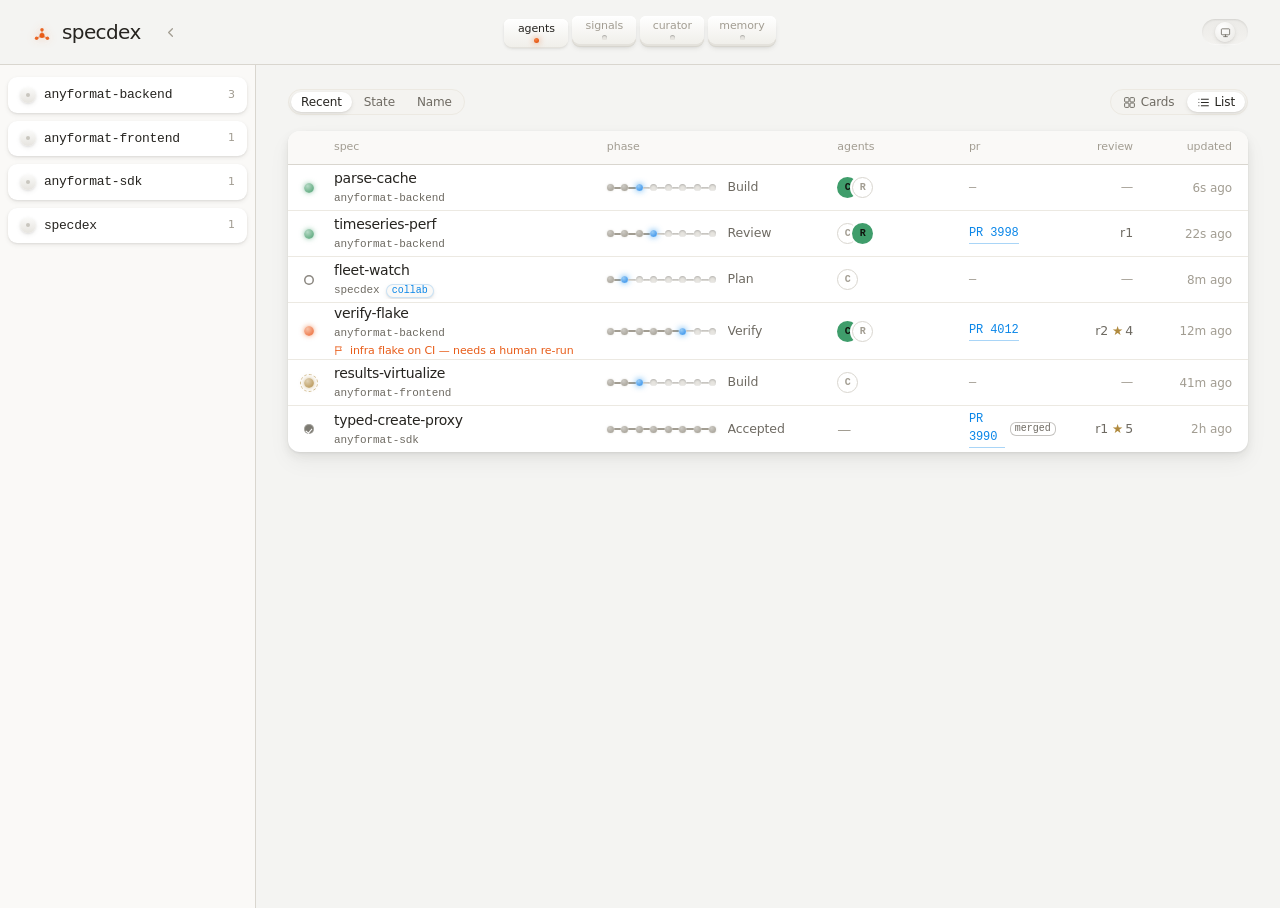
<file: apps/desktop/ui/index.html>
<!DOCTYPE html>
<html lang="en">
<head>
  <meta charset="UTF-8" />
  <meta name="viewport" content="width=device-width, initial-scale=1.0" />
  <title>specdex — fleet</title>
  <script>
    // Resolve theme before first paint — no flash. Cycle: system → light → dark.
    (function () {
      var s = localStorage.dexTheme || 'system';
      if (s !== 'light' && s !== 'dark' && s !== 'system') s = 'system';
      var t = s === 'system'
        ? (matchMedia('(prefers-color-scheme: dark)').matches ? 'dark' : 'light')
        : s;
      document.documentElement.dataset.theme = t;
      document.documentElement.dataset.sidebar =
        localStorage.dexSidebarCollapsed === '1' ? 'collapsed' : 'open';
    })();
  </script>
  <link rel="stylesheet" href="style.css" />
</head>
<body>
  <header class="topbar">
    <div class="topbar-left">
      <a class="brand" id="brand-home" href="#" aria-label="Back to fleet">
        <span class="brand-mark" aria-hidden="true">
          <svg viewBox="0 0 24 24" aria-hidden="true">
            <path class="bm-spoke" d="M12 13.8 12 6.8M12 13.8 18.5 17.2M12 13.8 5.5 17.2"
                  fill="none" stroke="currentColor" stroke-width="1.5" stroke-linecap="round"/>
            <circle class="bm-node" cx="12" cy="6.8" r="2.1" fill="currentColor"/>
            <circle class="bm-node" cx="18.5" cy="17.2" r="2.1" fill="currentColor"/>
            <circle class="bm-node" cx="5.5" cy="17.2" r="2.1" fill="currentColor"/>
            <circle class="bm-core" cx="12" cy="13.8" r="3" fill="currentColor"/>
          </svg>
        </span>
        <h1 class="brand-name">specdex</h1>
      </a>
      <button type="button" class="sb-collapse" id="sb-collapse"
              aria-label="Collapse sidebar" title="Collapse sidebar">
        <svg viewBox="0 0 24 24" aria-hidden="true" width="15" height="15" fill="none"
             stroke="currentColor" stroke-width="2"><path d="M9 6l6 6-6 6"
             stroke-linecap="round" stroke-linejoin="round"/></svg>
      </button>
    </div>
    <nav class="view-seg" id="view-seg" aria-label="Views" role="tablist">
      <button type="button" id="nav-agents" class="seg-btn" role="tab" aria-selected="true">
        <span class="seg-label">agents</span>
        <span class="seg-led" aria-hidden="true"></span>
      </button>
      <button type="button" id="nav-signals" class="seg-btn" role="tab" aria-selected="false">
        <span class="seg-label">signals</span>
        <span class="seg-led" aria-hidden="true"></span>
      </button>
      <button type="button" id="nav-curator" class="seg-btn" role="tab" aria-selected="false">
        <span class="seg-label">curator</span>
        <span class="seg-led" aria-hidden="true"></span>
      </button>
      <button type="button" id="nav-memory" class="seg-btn" role="tab" aria-selected="false">
        <span class="seg-label">memory</span>
        <span class="seg-led" aria-hidden="true"></span>
      </button>
    </nav>

    <div class="topbar-right">
      <button class="theme-toggle" id="theme-toggle" type="button"
              data-state="system" aria-label="Theme: system" title="Theme: system">
        <span class="t-track" aria-hidden="true"><span class="t-knob" id="t-knob"></span></span>
      </button>
    </div>
  </header>

  <div class="shell">
    <aside class="sidebar" id="sidebar" aria-label="Projects">
      <div class="sb-list" id="sb-list"></div>
    </aside>
    <div class="content">
      <div class="toolbar" id="toolbar" aria-label="Fleet controls">
        <div id="fleet-controls">
          <div class="fleet-sort" id="fleet-sort" role="group" aria-label="Sort specs">
            <button type="button" data-sort="recent">Recent</button>
            <button type="button" data-sort="state">State</button>
            <button type="button" data-sort="name">Name</button>
          </div>
          <div class="fleet-sort" id="layout-toggle" role="group" aria-label="Layout">
            <button type="button" data-layout="cards" aria-pressed="false">
              <svg viewBox="0 0 24 24" aria-hidden="true" width="13" height="13" stroke="currentColor" fill="none" stroke-width="1.8"><rect x="3" y="3" width="8" height="8" rx="1.5"/><rect x="13" y="3" width="8" height="8" rx="1.5"/><rect x="3" y="13" width="8" height="8" rx="1.5"/><rect x="13" y="13" width="8" height="8" rx="1.5"/></svg>
              Cards
            </button>
            <button type="button" data-layout="list" aria-pressed="false">
              <svg viewBox="0 0 24 24" aria-hidden="true" width="13" height="13" stroke="currentColor" fill="none" stroke-width="1.8"><path d="M8 6h13M8 12h13M8 18h13M3.5 6h.01M3.5 12h.01M3.5 18h.01" stroke-linecap="round"/></svg>
              List
            </button>
          </div>
        </div>
        <div id="signals-controls" hidden>
          <div class="fleet-sort" id="signals-scope" role="group" aria-label="Scope filter">
            <button type="button" data-scope="all" aria-pressed="true">All</button>
            <button type="button" data-scope="spec" aria-pressed="false">Spec</button>
            <button type="button" data-scope="project" aria-pressed="false">Project</button>
            <button type="button" data-scope="skill" aria-pressed="false">Skill</button>
          </div>
        </div>
      </div>
      <main class="fleet" id="fleet" aria-label="Running specs"></main>
      <section class="listwrap" id="listwrap" aria-label="Running specs" hidden>
        <div class="list" id="list" role="table"></div>
      </section>
      <main class="detail" id="detail" aria-label="Spec detail" hidden></main>
      <main class="signals-view" id="signals" aria-label="Signals" hidden></main>
      <section id="curator" class="curator-view" aria-label="Curator reports" hidden></section>
      <section id="memory" class="memory-view" aria-label="Project memory" hidden></section>
      <section id="liveteam" class="liveteam-view" aria-label="Live team" hidden></section>
      <section id="archived" class="archived-view" aria-label="Archived specs" hidden></section>
    </div>
  </div>

  <script src="app.js"></script>
</body>
</html>
</file>
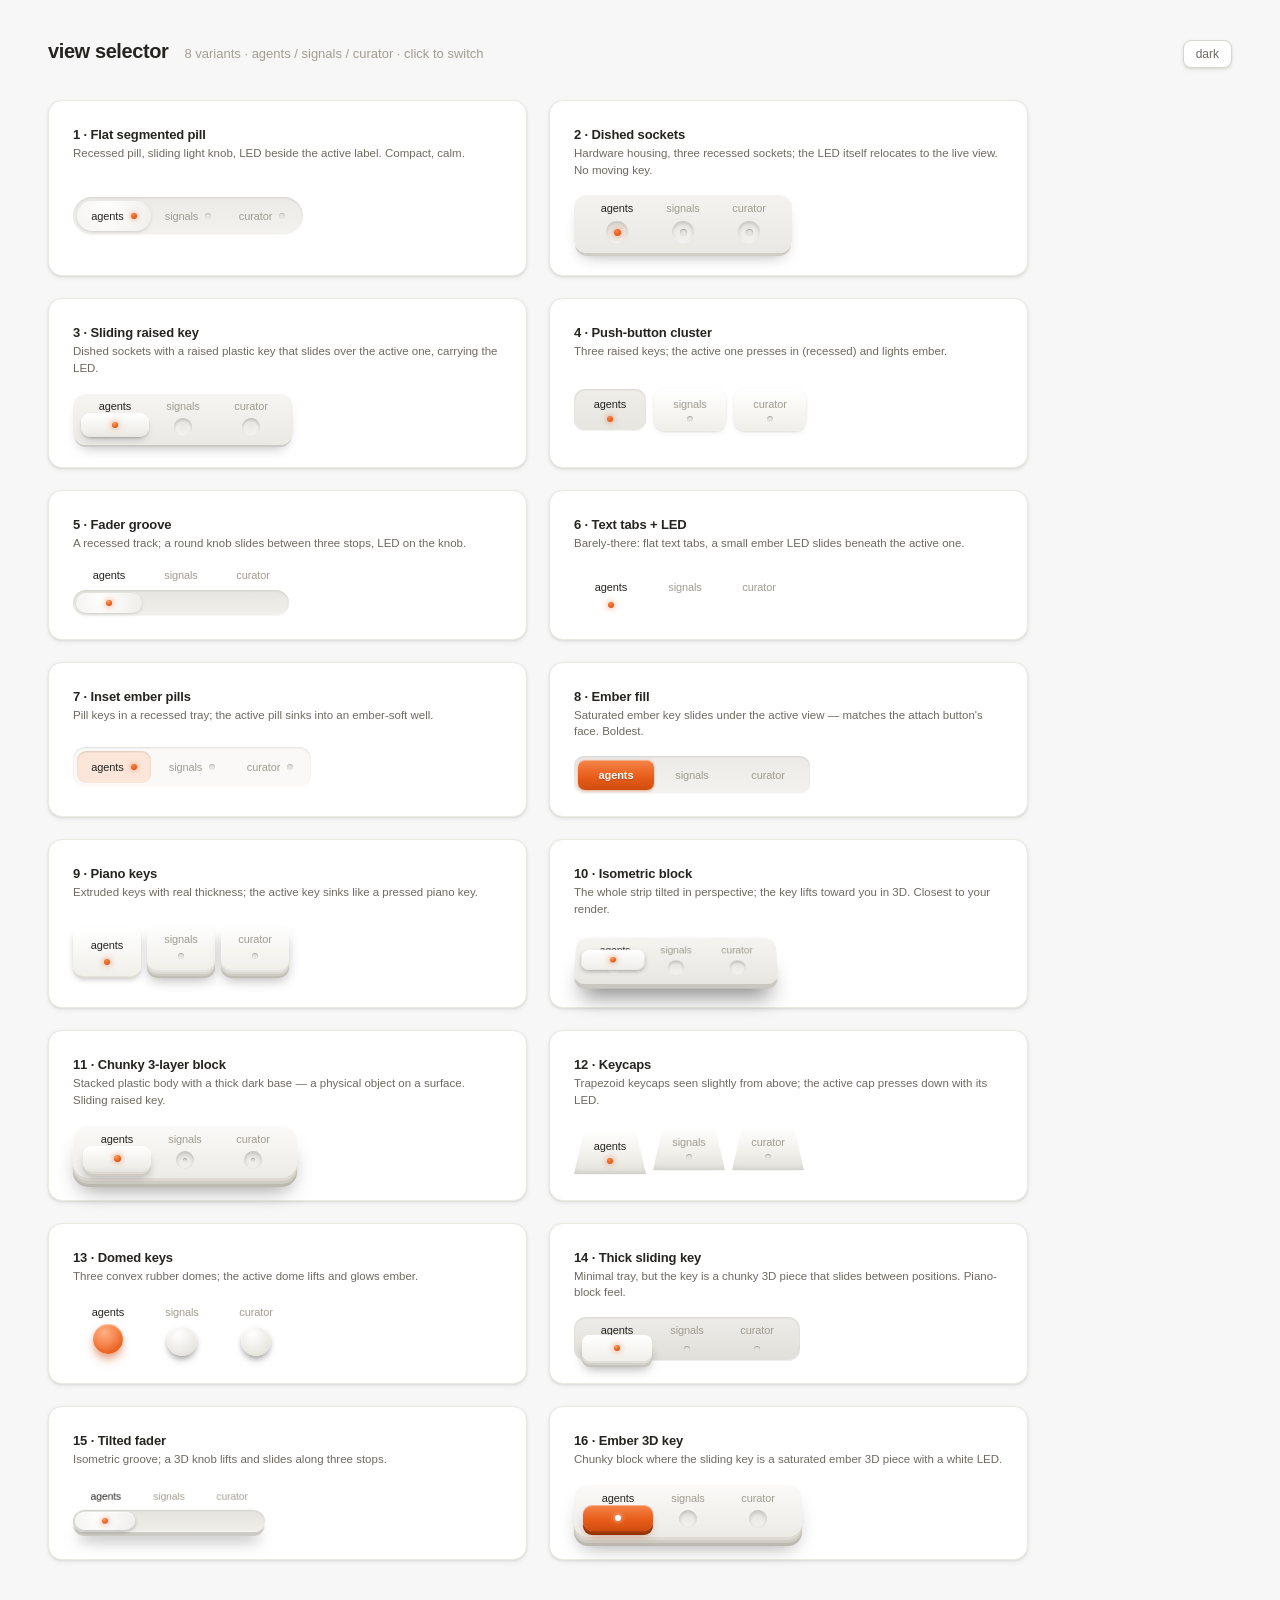
<file: apps/desktop/ui/drams-button-variants.html>
<!doctype html>
<html lang="en" data-theme="light">
<head>
<meta charset="utf-8">
<meta name="viewport" content="width=device-width, initial-scale=1">
<title>view selector — 8 variants</title>
<style>
  :root {
    --bg:#f7f7f7; --surface:#ffffff; --surface-2:#faf9f7;
    --rule:#d9d6cf; --rule-soft:#ece9e2;
    --ink:#262420; --ink-muted:#6e6a62; --ink-faint:#a29d92;
    --accent:#0a86e8; --ember:#e85c18; --ember-soft:#fbe6d9;
    --well:#e6e4df;
    --lift:0 1px 2px rgba(40,38,34,.08),0 4px 10px rgba(40,38,34,.07),0 10px 22px rgba(40,38,34,.05);
    --lift-1:0 1px 2px rgba(40,38,34,.09),0 2px 5px rgba(40,38,34,.07);
    --press:inset 0 1px 2px rgba(40,38,34,.12),inset 0 -1px 1px rgba(255,255,255,.6);
    --font:"Inter","Inter Variable",-apple-system,BlinkMacSystemFont,"Segoe UI",sans-serif;
    --e1:.34,1.3,.5,1;
  }
  :root[data-theme="dark"] {
    --bg:#191610; --surface:#211e17; --surface-2:#1b1812;
    --rule:#36322a; --rule-soft:#2a261f;
    --ink:#ece7da; --ink-muted:#a39c8c; --ink-faint:#6f695c;
    --accent:#4fa8ff; --ember:#ff6a2c; --ember-soft:#34200f;
    --well:#100e09;
    --lift:0 1px 2px rgba(0,0,0,.45),0 4px 10px rgba(0,0,0,.4),0 12px 26px rgba(0,0,0,.34);
    --lift-1:0 1px 2px rgba(0,0,0,.45),0 2px 6px rgba(0,0,0,.38);
    --press:inset 0 1px 3px rgba(0,0,0,.5),inset 0 -1px 1px rgba(255,255,255,.04);
  }
  * { box-sizing:border-box; }
  body {
    margin:0; background:var(--bg); color:var(--ink);
    font-family:var(--font); -webkit-font-smoothing:antialiased;
    padding:40px 48px 80px;
  }
  header { display:flex; align-items:baseline; gap:16px; margin-bottom:32px; }
  h1 { font-size:20px; font-weight:600; letter-spacing:-.02em; margin:0; }
  .sub { color:var(--ink-faint); font-size:13px; }
  .theme-btn {
    margin-left:auto; appearance:none; border:1px solid var(--rule); cursor:pointer;
    background:var(--surface); color:var(--ink-muted); border-radius:8px;
    padding:6px 12px; font:500 12px var(--font); box-shadow:var(--lift-1);
  }
  .grid { display:grid; grid-template-columns:repeat(2,minmax(0,1fr)); gap:22px; max-width:980px; }
  .card {
    background:var(--surface); border:1px solid var(--rule-soft); border-radius:14px;
    padding:26px 24px 22px; box-shadow:var(--lift-1);
    display:flex; flex-direction:column; gap:16px; min-height:150px;
  }
  .card .meta { display:flex; flex-direction:column; gap:3px; }
  .card .name { font-size:13px; font-weight:600; letter-spacing:-.01em; }
  .card .desc { font-size:11.5px; color:var(--ink-muted); line-height:1.45; }
  .stage { flex:1; display:flex; align-items:center; }

  /* ============ shared seg primitives ============ */
  .seg { position:relative; display:inline-flex; }
  .seg button {
    appearance:none; border:0; background:none; cursor:pointer;
    font:450 11px var(--font); letter-spacing:-.01em; color:var(--ink-faint);
    transition:color .16s;
  }
  .seg button[aria-selected="true"] { color:var(--ink); font-weight:540; }
  .seg button:focus-visible { outline:2px solid var(--accent); outline-offset:3px; }

  /* ===== V1 — flat segmented pill (LED beside label) ===== */
  .v1 { --w:74px; padding:4px; border-radius:999px;
        background:linear-gradient(180deg,#ebeae7,#f3f2ef); box-shadow:var(--press); }
  :root[data-theme="dark"] .v1 { background:linear-gradient(180deg,#15130e,#1d1a14); }
  .v1 .knob { position:absolute; z-index:0; top:4px; left:4px; width:var(--w); height:calc(100% - 8px);
              border-radius:999px; background:radial-gradient(circle at 40% 28%,#fff,#efeeeb);
              box-shadow:var(--lift-1); transition:transform .28s cubic-bezier(var(--e1)); }
  :root[data-theme="dark"] .v1 .knob { background:radial-gradient(circle at 40% 28%,#3a372f,#2a2720); }
  .v1[data-pos="1"] .knob { transform:translateX(var(--w)); }
  .v1[data-pos="2"] .knob { transform:translateX(calc(var(--w)*2)); }
  .v1 button { position:relative; z-index:1; width:var(--w); height:30px;
               display:inline-flex; align-items:center; justify-content:center; gap:7px; }
  .v1 .led { width:6px; height:6px; border-radius:50%; background:var(--well);
             box-shadow:inset 0 1px 1px rgba(0,0,0,.2); transition:.2s; flex:none; }
  .v1 button[aria-selected="true"] .led {
    background:radial-gradient(circle at 38% 30%,#f4844a,var(--ember) 60%,#cf4d10);
    box-shadow:0 0 5px color-mix(in srgb,var(--ember) 70%,transparent); }

  /* ===== V2 — dished sockets, LED relocates (labels above) ===== */
  .v2 { --w:66px; padding:7px 10px 9px; border-radius:13px;
        background:linear-gradient(180deg,#f4f3f0,#e9e8e3);
        box-shadow:inset 0 1px 0 #fff,0 4px 0 -1px #cfcdc6,0 10px 15px -8px rgba(0,0,0,.34); }
  :root[data-theme="dark"] .v2 { background:linear-gradient(180deg,#221f18,#16140f);
        box-shadow:inset 0 1px 0 rgba(255,255,255,.05),0 4px 0 -1px #0b0a07,0 10px 15px -8px rgba(0,0,0,.6); }
  .v2 button { width:var(--w); display:flex; flex-direction:column; align-items:center; gap:7px; }
  .v2 .sock { width:22px; height:22px; border-radius:50%;
              background:radial-gradient(circle at 50% 36%,#e8e7e3,#f3f2ef 72%);
              box-shadow:inset 0 2px 4px rgba(0,0,0,.2),inset 0 -1px 1px rgba(255,255,255,.8);
              position:relative; }
  :root[data-theme="dark"] .v2 .sock { background:radial-gradient(circle at 50% 36%,#2a2820,#1b1914 72%); }
  .v2 .sock::after { content:""; position:absolute; inset:0; margin:auto; width:7px; height:7px;
              border-radius:50%; background:var(--well); box-shadow:inset 0 1px 1px rgba(0,0,0,.3);
              transition:.2s; }
  .v2 button[aria-selected="true"] .sock::after {
    background:radial-gradient(circle at 38% 30%,#f4844a,var(--ember) 60%,#cf4d10);
    box-shadow:0 0 7px color-mix(in srgb,var(--ember) 78%,transparent); }

  /* ===== V3 — sliding raised key over dished sockets (refined, tight) ===== */
  .v3 { --w:68px; --lh:14px; padding:5px 8px 8px; border-radius:13px;
        background:linear-gradient(180deg,#f6f5f2,#eae9e4);
        box-shadow:inset 0 1px 0 #fff,0 3px 0 -1px #cdcbc4,0 9px 14px -8px rgba(0,0,0,.34); }
  :root[data-theme="dark"] .v3 { background:linear-gradient(180deg,#221f18,#16140f);
        box-shadow:inset 0 1px 0 rgba(255,255,255,.05),0 3px 0 -1px #0b0a07,0 9px 14px -8px rgba(0,0,0,.6); }
  .v3 button { position:relative; z-index:1; width:var(--w); display:flex; flex-direction:column; align-items:center; }
  .v3 .lab { height:var(--lh); line-height:var(--lh); }
  .v3 .sock { width:18px; height:18px; border-radius:50%; margin-top:5px;
              background:radial-gradient(circle at 50% 36%,#e8e7e3,#f3f2ef 72%);
              box-shadow:inset 0 2px 3px rgba(0,0,0,.2); }
  :root[data-theme="dark"] .v3 .sock { background:radial-gradient(circle at 50% 36%,#2a2820,#1b1914 72%); }
  .v3 .key { position:absolute; z-index:2; top:calc(5px + var(--lh) + 1px); left:8px;
             width:var(--w); height:24px; border-radius:9px;
             background:linear-gradient(180deg,#fff,#efeee9 80%,#e6e5e1);
             box-shadow:inset 0 1px 0 #fff,0 1px 2px rgba(0,0,0,.16),0 5px 9px -4px rgba(0,0,0,.28);
             display:grid; place-items:center; transition:transform .28s cubic-bezier(var(--e1)); }
  :root[data-theme="dark"] .v3 .key { background:linear-gradient(180deg,#454238,#302d26); }
  .v3[data-pos="1"] .key { transform:translateX(var(--w)); }
  .v3[data-pos="2"] .key { transform:translateX(calc(var(--w)*2)); }
  .v3 .key i { width:6px; height:6px; border-radius:50%;
    background:radial-gradient(circle at 38% 30%,#ffa166,var(--ember) 55%,#c4480f);
    box-shadow:0 0 6px color-mix(in srgb,var(--ember) 75%,transparent); }

  /* ===== V4 — push-button cluster, active pressed-in ===== */
  .v4 { --w:72px; gap:8px; }
  .v4 button { width:var(--w); height:42px; border-radius:11px;
               display:flex; flex-direction:column; align-items:center; justify-content:center; gap:6px;
               background:linear-gradient(180deg,#fff,#efeee9); box-shadow:var(--lift-1); transition:.16s; }
  :root[data-theme="dark"] .v4 button { background:linear-gradient(180deg,#2c2a22,#211e18); }
  .v4 .led { width:6px; height:6px; border-radius:50%; background:var(--well);
             box-shadow:inset 0 1px 1px rgba(0,0,0,.25); }
  .v4 button[aria-selected="true"] { background:linear-gradient(180deg,#efeee9,#e6e5e0); box-shadow:var(--press); }
  :root[data-theme="dark"] .v4 button[aria-selected="true"] { background:linear-gradient(180deg,#1a1813,#15130e); }
  .v4 button[aria-selected="true"] .led {
    background:radial-gradient(circle at 38% 30%,#f4844a,var(--ember) 60%,#cf4d10);
    box-shadow:0 0 6px color-mix(in srgb,var(--ember) 75%,transparent); }

  /* ===== V5 — fader: round knob slides along a recessed groove ===== */
  .v5 { --w:72px; flex-direction:column; gap:8px; }
  .v5 .labs { display:inline-flex; }
  .v5 .labs button { width:var(--w); text-align:center; }
  .v5 .track { position:relative; height:26px; width:calc(var(--w)*3); border-radius:999px;
               background:linear-gradient(180deg,#e6e5e0,#f1f0ec); box-shadow:var(--press); }
  :root[data-theme="dark"] .v5 .track { background:linear-gradient(180deg,#15130e,#1d1a14); }
  .v5 .fad { position:absolute; top:3px; left:3px; width:calc(var(--w) - 6px); height:20px; border-radius:999px;
             background:radial-gradient(circle at 40% 30%,#fff,#eeede9);
             box-shadow:var(--lift-1); display:grid; place-items:center;
             transition:transform .28s cubic-bezier(var(--e1)); }
  :root[data-theme="dark"] .v5 .fad { background:radial-gradient(circle at 40% 30%,#403d34,#2a2720); }
  .v5[data-pos="1"] .fad { transform:translateX(var(--w)); }
  .v5[data-pos="2"] .fad { transform:translateX(calc(var(--w)*2)); }
  .v5 .fad i { width:6px; height:6px; border-radius:50%;
    background:radial-gradient(circle at 38% 30%,#ffa166,var(--ember) 55%,#c4480f);
    box-shadow:0 0 6px color-mix(in srgb,var(--ember) 75%,transparent); }

  /* ===== V6 — minimal text tabs + sliding ember LED underline ===== */
  .v6 { position:relative; padding-bottom:10px; }
  .v6 button { width:74px; height:22px; }
  .v6 .uled { position:absolute; bottom:0; left:0; width:74px; display:grid; place-items:center;
              transition:transform .26s cubic-bezier(var(--e1)); }
  .v6 .uled i { width:6px; height:6px; border-radius:50%;
    background:radial-gradient(circle at 38% 30%,#f4844a,var(--ember) 60%,#cf4d10);
    box-shadow:0 0 6px color-mix(in srgb,var(--ember) 75%,transparent); }
  .v6[data-pos="1"] .uled { transform:translateX(74px); }
  .v6[data-pos="2"] .uled { transform:translateX(148px); }

  /* ===== V7 — pill keys, active recessed ember-soft well ===== */
  .v7 { --w:74px; gap:4px; padding:4px; border-radius:12px;
        background:var(--surface-2); box-shadow:var(--press); }
  .v7 button { width:var(--w); height:32px; border-radius:9px;
               display:inline-flex; align-items:center; justify-content:center; gap:7px; transition:.16s; }
  .v7 .led { width:6px; height:6px; border-radius:50%; background:var(--well);
             box-shadow:inset 0 1px 1px rgba(0,0,0,.22); }
  .v7 button[aria-selected="true"] { background:var(--ember-soft);
             box-shadow:inset 0 1px 2px rgba(40,38,34,.14); color:var(--ink); }
  .v7 button[aria-selected="true"] .led {
    background:radial-gradient(circle at 38% 30%,#f4844a,var(--ember) 60%,#cf4d10);
    box-shadow:0 0 5px color-mix(in srgb,var(--ember) 70%,transparent); }

  /* ===== V8 — saturated ember sliding fill (matches the attach button face) ===== */
  .v8 { --w:76px; padding:4px; border-radius:10px;
        background:linear-gradient(180deg,#ebeae7,#f3f2ef); box-shadow:var(--press); }
  :root[data-theme="dark"] .v8 { background:linear-gradient(180deg,#15130e,#1d1a14); }
  .v8 .fill { position:absolute; z-index:0; top:4px; left:4px; width:var(--w); height:calc(100% - 8px);
              border-radius:7px; background:linear-gradient(180deg,#f4844a,var(--ember) 58%,#cf4d10);
              box-shadow:0 1px 3px rgba(207,77,16,.45),inset 0 1px 0 rgba(255,255,255,.35);
              transition:transform .26s cubic-bezier(var(--e1)); }
  .v8[data-pos="1"] .fill { transform:translateX(var(--w)); }
  .v8[data-pos="2"] .fill { transform:translateX(calc(var(--w)*2)); }
  .v8 button { position:relative; z-index:1; width:var(--w); height:30px;
               display:inline-flex; align-items:center; justify-content:center; }
  .v8 button[aria-selected="true"] { color:#fff; font-weight:560; text-shadow:0 1px 1px rgba(120,40,0,.45); }

  /* ============ 3D / piano-piece batch (9–16) ============ */

  /* V9 — extruded piano keys, active sinks */
  .v9 { --w:68px; gap:6px; padding-bottom:10px; }
  .v9 button { width:var(--w); height:48px; border-radius:8px 8px 10px 10px;
    background:linear-gradient(180deg,#ffffff,#f0efea);
    box-shadow:0 2px 0 #e6e4de,0 4px 0 #dbd9d2,0 6px 0 #cecbc3,0 8px 0 #c1beb5,0 12px 13px -3px rgba(0,0,0,.34),inset 0 1px 0 #fff;
    display:flex; flex-direction:column; align-items:center; justify-content:center; gap:8px;
    transition:transform .12s ease,box-shadow .12s ease; }
  :root[data-theme="dark"] .v9 button { background:linear-gradient(180deg,#2e2b23,#211e18);
    box-shadow:0 2px 0 #1c1a14,0 4px 0 #161410,0 6px 0 #110f0b,0 8px 0 #0c0b08,0 12px 13px -3px rgba(0,0,0,.6),inset 0 1px 0 rgba(255,255,255,.05); }
  .v9 .led { width:6px; height:6px; border-radius:50%; background:var(--well); box-shadow:inset 0 1px 1px rgba(0,0,0,.25); }
  .v9 button[aria-selected="true"] { transform:translateY(6px);
    box-shadow:0 1px 0 #e6e4de,0 2px 0 #dbd9d2,0 4px 7px -2px rgba(0,0,0,.32),inset 0 1px 0 #fff; }
  :root[data-theme="dark"] .v9 button[aria-selected="true"] { box-shadow:0 1px 0 #1c1a14,0 2px 0 #161410,0 4px 7px -2px rgba(0,0,0,.6),inset 0 1px 0 rgba(255,255,255,.05); }
  .v9 button[aria-selected="true"] .led { background:radial-gradient(circle at 38% 30%,#f4844a,var(--ember) 60%,#cf4d10); box-shadow:0 0 6px color-mix(in srgb,var(--ember) 75%,transparent); }

  /* V10 — isometric tilted block, key lifts in Z */
  .v10 { --w:62px; --lh:13px; padding:7px 9px 9px; border-radius:12px;
    transform:perspective(680px) rotateX(25deg); transform-style:preserve-3d; transform-origin:center 78%;
    background:linear-gradient(180deg,#f5f4f1,#e7e6e1);
    box-shadow:0 6px 0 -1px #c9c7c0,0 24px 22px -10px rgba(0,0,0,.45); }
  :root[data-theme="dark"] .v10 { background:linear-gradient(180deg,#221f18,#16140f); box-shadow:0 6px 0 -1px #0b0a07,0 24px 22px -10px rgba(0,0,0,.65); }
  .v10 button { position:relative; z-index:1; width:var(--w); display:flex; flex-direction:column; align-items:center; }
  .v10 .lab { height:var(--lh); line-height:var(--lh); font-size:10.5px; }
  .v10 .sock { width:16px; height:16px; border-radius:50%; margin-top:5px;
    background:radial-gradient(circle at 50% 36%,#e8e7e3,#f3f2ef 72%); box-shadow:inset 0 2px 3px rgba(0,0,0,.22); }
  :root[data-theme="dark"] .v10 .sock { background:radial-gradient(circle at 50% 36%,#2a2820,#1b1914 72%); }
  .v10 .key { position:absolute; z-index:2; top:calc(7px + var(--lh) + 2px); left:9px; width:var(--w); height:22px; border-radius:8px;
    background:linear-gradient(180deg,#fff,#eeede9); box-shadow:0 2px 4px rgba(0,0,0,.25),inset 0 1px 0 #fff;
    display:grid; place-items:center; transform:translateZ(16px); transition:transform .3s cubic-bezier(var(--e1)); }
  :root[data-theme="dark"] .v10 .key { background:linear-gradient(180deg,#454238,#302d26); }
  .v10[data-pos="1"] .key { transform:translateX(var(--w)) translateZ(16px); }
  .v10[data-pos="2"] .key { transform:translateX(calc(var(--w)*2)) translateZ(16px); }
  .v10 .key i { width:6px; height:6px; border-radius:50%; background:radial-gradient(circle at 38% 30%,#ffa166,var(--ember) 55%,#c4480f); box-shadow:0 0 6px color-mix(in srgb,var(--ember) 75%,transparent); }

  /* V11 — chunky 3-layer plastic block (physical object on surface) */
  .v11 { --w:68px; --lh:14px; padding:6px 10px 8px; border-radius:15px;
    background:linear-gradient(180deg,#fbfaf8,#ecebe6);
    box-shadow:0 3px 0 #ded9d1,0 6px 0 #cfccc4,0 9px 0 #bcb9b0,0 18px 22px -8px rgba(0,0,0,.45),inset 0 1px 0 #fff; }
  :root[data-theme="dark"] .v11 { background:linear-gradient(180deg,#262219,#181610);
    box-shadow:0 3px 0 #131109,0 6px 0 #0e0c07,0 9px 0 #090803,0 18px 22px -8px rgba(0,0,0,.7),inset 0 1px 0 rgba(255,255,255,.05); }
  .v11 button { position:relative; z-index:1; width:var(--w); display:flex; flex-direction:column; align-items:center; }
  .v11 .lab { height:var(--lh); line-height:var(--lh); }
  .v11 .sock { width:18px; height:18px; border-radius:50%; margin-top:5px;
    background:radial-gradient(circle at 50% 36%,#e8e7e3,#f3f2ef 72%); box-shadow:inset 0 2px 4px rgba(0,0,0,.22); position:relative; }
  .v11 .sock::after { content:""; position:absolute; inset:0; margin:auto; width:4px; height:4px; border-radius:50%; background:var(--well); box-shadow:inset 0 1px 1px rgba(0,0,0,.3); }
  :root[data-theme="dark"] .v11 .sock { background:radial-gradient(circle at 50% 36%,#2a2820,#1b1914 72%); }
  .v11 .key { position:absolute; z-index:2; top:calc(6px + var(--lh) + 1px); left:10px; width:var(--w); height:26px; border-radius:9px;
    background:linear-gradient(180deg,#fff,#efeee9 78%,#e4e3de);
    box-shadow:0 2px 0 #ddd9d2,0 4px 0 #cfccc4,0 7px 10px -3px rgba(0,0,0,.34),inset 0 1px 0 #fff;
    display:grid; place-items:center; transition:transform .3s cubic-bezier(var(--e1)); }
  :root[data-theme="dark"] .v11 .key { background:linear-gradient(180deg,#4a473c,#332f28 78%,#2a2720); box-shadow:0 2px 0 #14120c,0 4px 0 #0e0c08,0 7px 10px -3px rgba(0,0,0,.6),inset 0 1px 0 rgba(255,255,255,.06); }
  .v11[data-pos="1"] .key { transform:translateX(var(--w)); }
  .v11[data-pos="2"] .key { transform:translateX(calc(var(--w)*2)); }
  .v11 .key i { width:7px; height:7px; border-radius:50%; background:radial-gradient(circle at 38% 30%,#ffa166,var(--ember) 55%,#c4480f); box-shadow:0 0 6px color-mix(in srgb,var(--ember) 75%,transparent); }

  /* V12 — keycaps (trapezoid), active pressed */
  .v12 { --w:72px; gap:7px; padding-bottom:6px; }
  .v12 button { width:var(--w); height:44px; clip-path:polygon(14% 0,86% 0,100% 100%,0 100%);
    background:linear-gradient(180deg,#fff 0%,#f2f1ec 55%,#e3e1db 100%);
    box-shadow:0 5px 7px -3px rgba(0,0,0,.32),inset 0 2px 0 #fff,inset 0 -3px 4px rgba(0,0,0,.06);
    display:flex; flex-direction:column; align-items:center; justify-content:center; gap:6px;
    transition:transform .12s,box-shadow .12s; }
  :root[data-theme="dark"] .v12 button { background:linear-gradient(180deg,#322e25 0%,#252119 55%,#1c1913 100%); box-shadow:0 5px 7px -3px rgba(0,0,0,.6),inset 0 2px 0 rgba(255,255,255,.06),inset 0 -3px 4px rgba(0,0,0,.3); }
  .v12 .led { width:6px; height:6px; border-radius:50%; background:var(--well); box-shadow:inset 0 1px 1px rgba(0,0,0,.25); }
  .v12 button[aria-selected="true"] { transform:translateY(4px); box-shadow:0 2px 4px -2px rgba(0,0,0,.3),inset 0 2px 0 #fff,inset 0 -2px 5px rgba(0,0,0,.1); }
  .v12 button[aria-selected="true"] .led { background:radial-gradient(circle at 38% 30%,#f4844a,var(--ember) 60%,#cf4d10); box-shadow:0 0 6px color-mix(in srgb,var(--ember) 75%,transparent); }

  /* V13 — domed round keys */
  .v13 { --w:70px; gap:4px; }
  .v13 button { width:var(--w); display:flex; flex-direction:column; align-items:center; gap:8px; }
  .v13 .lab { font-size:11px; }
  .v13 .dome { width:30px; height:30px; border-radius:50%;
    background:radial-gradient(circle at 38% 28%,#ffffff,#eceae5 60%,#dcd9d2);
    box-shadow:0 3px 5px rgba(0,0,0,.2),0 7px 11px -5px rgba(0,0,0,.3),inset 0 1px 1px #fff; transition:.18s; }
  :root[data-theme="dark"] .v13 .dome { background:radial-gradient(circle at 38% 28%,#46433a,#2c2920 60%,#221f19); }
  .v13 button[aria-selected="true"] .dome { transform:translateY(-2px);
    background:radial-gradient(circle at 38% 28%,#ffb083,#f4844a 45%,var(--ember) 78%,#c4480f);
    box-shadow:0 4px 7px rgba(207,77,16,.35),0 9px 14px -5px rgba(207,77,16,.4),inset 0 1px 1px rgba(255,255,255,.5); }

  /* V14 — flat tray, thick 3D sliding key (piano piece) */
  .v14 { --w:70px; --lh:14px; padding:5px 8px 8px; border-radius:12px;
    background:linear-gradient(180deg,#edece8,#e0dfd9); box-shadow:var(--press); }
  :root[data-theme="dark"] .v14 { background:linear-gradient(180deg,#16140f,#1d1a14); }
  .v14 button { position:relative; z-index:1; width:var(--w); display:flex; flex-direction:column; align-items:center; }
  .v14 .lab { height:var(--lh); line-height:var(--lh); }
  .v14 .sock { width:6px; height:6px; border-radius:50%; margin-top:9px; background:var(--well); box-shadow:inset 0 1px 1px rgba(0,0,0,.3); }
  .v14 .key { position:absolute; z-index:2; top:calc(5px + var(--lh) - 1px); left:8px; width:var(--w); height:26px; border-radius:8px;
    background:linear-gradient(180deg,#fff,#f0efea);
    box-shadow:0 2px 0 #e2e0da,0 4px 0 #d4d1ca,0 6px 0 #c6c3bb,0 10px 12px -3px rgba(0,0,0,.36),inset 0 1px 0 #fff;
    display:grid; place-items:center; transition:transform .3s cubic-bezier(var(--e1)); }
  :root[data-theme="dark"] .v14 .key { background:linear-gradient(180deg,#4a473c,#332f28); box-shadow:0 2px 0 #14120c,0 4px 0 #100e09,0 6px 0 #0b0a06,0 10px 12px -3px rgba(0,0,0,.6),inset 0 1px 0 rgba(255,255,255,.06); }
  .v14[data-pos="1"] .key { transform:translateX(var(--w)); }
  .v14[data-pos="2"] .key { transform:translateX(calc(var(--w)*2)); }
  .v14 .key i { width:6px; height:6px; border-radius:50%; background:radial-gradient(circle at 38% 30%,#ffa166,var(--ember) 55%,#c4480f); box-shadow:0 0 6px color-mix(in srgb,var(--ember) 75%,transparent); }

  /* V15 — tilted isometric fader */
  .v15 { --w:64px; flex-direction:column; gap:8px; transform:perspective(720px) rotateX(22deg); transform-style:preserve-3d; transform-origin:center 70%; }
  .v15 .labs { display:inline-flex; }
  .v15 .labs button { width:var(--w); text-align:center; font-size:10.5px; }
  .v15 .track { position:relative; height:24px; width:calc(var(--w)*3); border-radius:999px;
    background:linear-gradient(180deg,#e4e3de,#efeee9); box-shadow:var(--press),0 5px 0 -1px #cbc9c2,0 16px 16px -8px rgba(0,0,0,.4); }
  :root[data-theme="dark"] .v15 .track { background:linear-gradient(180deg,#15130e,#1d1a14); box-shadow:var(--press),0 5px 0 -1px #0b0a07,0 16px 16px -8px rgba(0,0,0,.6); }
  .v15 .fad { position:absolute; top:2px; left:2px; width:calc(var(--w) - 4px); height:20px; border-radius:999px;
    background:radial-gradient(circle at 40% 28%,#fff,#eeede9); box-shadow:0 2px 4px rgba(0,0,0,.25),inset 0 1px 0 #fff;
    display:grid; place-items:center; transform:translateZ(14px); transition:transform .3s cubic-bezier(var(--e1)); }
  :root[data-theme="dark"] .v15 .fad { background:radial-gradient(circle at 40% 28%,#454238,#2c2920); }
  .v15[data-pos="1"] .fad { transform:translateX(var(--w)) translateZ(14px); }
  .v15[data-pos="2"] .fad { transform:translateX(calc(var(--w)*2)) translateZ(14px); }
  .v15 .fad i { width:6px; height:6px; border-radius:50%; background:radial-gradient(circle at 38% 30%,#ffa166,var(--ember) 55%,#c4480f); box-shadow:0 0 6px color-mix(in srgb,var(--ember) 75%,transparent); }

  /* V16 — chunky block, active = ember 3D key */
  .v16 { --w:70px; --lh:14px; padding:6px 9px 8px; border-radius:14px;
    background:linear-gradient(180deg,#fbfaf8,#ecebe6);
    box-shadow:0 3px 0 #ded9d1,0 6px 0 #cfccc4,0 9px 0 #bcb9b0,0 16px 20px -8px rgba(0,0,0,.42),inset 0 1px 0 #fff; }
  :root[data-theme="dark"] .v16 { background:linear-gradient(180deg,#262219,#181610); box-shadow:0 3px 0 #131109,0 6px 0 #0e0c07,0 9px 0 #090803,0 16px 20px -8px rgba(0,0,0,.7),inset 0 1px 0 rgba(255,255,255,.05); }
  .v16 button { position:relative; z-index:1; width:var(--w); display:flex; flex-direction:column; align-items:center; }
  .v16 .lab { height:var(--lh); line-height:var(--lh); }
  .v16 .sock { width:18px; height:18px; border-radius:50%; margin-top:5px; background:radial-gradient(circle at 50% 36%,#e8e7e3,#f3f2ef 72%); box-shadow:inset 0 2px 4px rgba(0,0,0,.22); }
  :root[data-theme="dark"] .v16 .sock { background:radial-gradient(circle at 50% 36%,#2a2820,#1b1914 72%); }
  .v16 .key { position:absolute; z-index:2; top:calc(6px + var(--lh) + 1px); left:9px; width:var(--w); height:26px; border-radius:9px;
    background:linear-gradient(180deg,#f4844a,var(--ember) 58%,#cf4d10);
    box-shadow:0 2px 0 #a83c0c,0 4px 0 #8f3309,0 7px 10px -3px rgba(180,60,10,.5),inset 0 1px 0 rgba(255,255,255,.4);
    display:grid; place-items:center; transition:transform .3s cubic-bezier(var(--e1)); }
  .v16[data-pos="1"] .key { transform:translateX(var(--w)); }
  .v16[data-pos="2"] .key { transform:translateX(calc(var(--w)*2)); }
  .v16 .key i { width:6px; height:6px; border-radius:50%; background:#fff; box-shadow:0 0 5px rgba(255,255,255,.8),0 0 1px rgba(0,0,0,.2); }
</style>
</head>
<body>
  <header>
    <h1>view selector</h1>
    <span class="sub">8 variants · agents / signals / curator · click to switch</span>
    <button class="theme-btn" id="theme">dark</button>
  </header>

  <div class="grid" id="grid"></div>

<script>
  const VIEWS = ["agents","signals","curator"];
  const VARIANTS = [
    { cls:"v1", name:"1 · Flat segmented pill", desc:"Recessed pill, sliding light knob, LED beside the active label. Compact, calm.",
      tpl:(b)=>`<span class="knob"></span>${b((v)=>`<button data-i="{i}" aria-selected="{sel}"><span>${v}</span><span class="led"></span></button>`)}` },
    { cls:"v2", name:"2 · Dished sockets", desc:"Hardware housing, three recessed sockets; the LED itself relocates to the live view. No moving key.",
      tpl:(b)=>`${b((v)=>`<button data-i="{i}" aria-selected="{sel}"><span>${v}</span><span class="sock"></span></button>`)}` },
    { cls:"v3", name:"3 · Sliding raised key", desc:"Dished sockets with a raised plastic key that slides over the active one, carrying the LED.",
      tpl:(b)=>`${b((v)=>`<button data-i="{i}" aria-selected="{sel}"><span class="lab">${v}</span><span class="sock"></span></button>`)}<span class="key"><i></i></span>` },
    { cls:"v4", name:"4 · Push-button cluster", desc:"Three raised keys; the active one presses in (recessed) and lights ember.",
      tpl:(b)=>`${b((v)=>`<button data-i="{i}" aria-selected="{sel}"><span>${v}</span><span class="led"></span></button>`)}` },
    { cls:"v5", name:"5 · Fader groove", desc:"A recessed track; a round knob slides between three stops, LED on the knob.",
      tpl:(b)=>`<span class="labs">${b((v)=>`<button data-i="{i}" aria-selected="{sel}">${v}</button>`)}</span><span class="track"><span class="fad"><i></i></span></span>` },
    { cls:"v6", name:"6 · Text tabs + LED", desc:"Barely-there: flat text tabs, a small ember LED slides beneath the active one.",
      tpl:(b)=>`${b((v)=>`<button data-i="{i}" aria-selected="{sel}">${v}</button>`)}<span class="uled"><i></i></span>` },
    { cls:"v7", name:"7 · Inset ember pills", desc:"Pill keys in a recessed tray; the active pill sinks into an ember-soft well.",
      tpl:(b)=>`${b((v)=>`<button data-i="{i}" aria-selected="{sel}"><span>${v}</span><span class="led"></span></button>`)}` },
    { cls:"v8", name:"8 · Ember fill", desc:"Saturated ember key slides under the active view — matches the attach button's face. Boldest.",
      tpl:(b)=>`<span class="fill"></span>${b((v)=>`<button data-i="{i}" aria-selected="{sel}">${v}</button>`)}` },

    { cls:"v9", name:"9 · Piano keys", desc:"Extruded keys with real thickness; the active key sinks like a pressed piano key.",
      tpl:(b)=>`${b((v)=>`<button data-i="{i}" aria-selected="{sel}"><span>${v}</span><span class="led"></span></button>`)}` },
    { cls:"v10", name:"10 · Isometric block", desc:"The whole strip tilted in perspective; the key lifts toward you in 3D. Closest to your render.",
      tpl:(b)=>`${b((v)=>`<button data-i="{i}" aria-selected="{sel}"><span class="lab">${v}</span><span class="sock"></span></button>`)}<span class="key"><i></i></span>` },
    { cls:"v11", name:"11 · Chunky 3-layer block", desc:"Stacked plastic body with a thick dark base — a physical object on a surface. Sliding raised key.",
      tpl:(b)=>`${b((v)=>`<button data-i="{i}" aria-selected="{sel}"><span class="lab">${v}</span><span class="sock"></span></button>`)}<span class="key"><i></i></span>` },
    { cls:"v12", name:"12 · Keycaps", desc:"Trapezoid keycaps seen slightly from above; the active cap presses down with its LED.",
      tpl:(b)=>`${b((v)=>`<button data-i="{i}" aria-selected="{sel}"><span>${v}</span><span class="led"></span></button>`)}` },
    { cls:"v13", name:"13 · Domed keys", desc:"Three convex rubber domes; the active dome lifts and glows ember.",
      tpl:(b)=>`${b((v)=>`<button data-i="{i}" aria-selected="{sel}"><span class="lab">${v}</span><span class="dome"></span></button>`)}` },
    { cls:"v14", name:"14 · Thick sliding key", desc:"Minimal tray, but the key is a chunky 3D piece that slides between positions. Piano-block feel.",
      tpl:(b)=>`${b((v)=>`<button data-i="{i}" aria-selected="{sel}"><span class="lab">${v}</span><span class="sock"></span></button>`)}<span class="key"><i></i></span>` },
    { cls:"v15", name:"15 · Tilted fader", desc:"Isometric groove; a 3D knob lifts and slides along three stops.",
      tpl:(b)=>`<span class="labs">${b((v)=>`<button data-i="{i}" aria-selected="{sel}">${v}</button>`)}</span><span class="track"><span class="fad"><i></i></span></span>` },
    { cls:"v16", name:"16 · Ember 3D key", desc:"Chunky block where the sliding key is a saturated ember 3D piece with a white LED.",
      tpl:(b)=>`${b((v)=>`<button data-i="{i}" aria-selected="{sel}"><span class="lab">${v}</span><span class="sock"></span></button>`)}<span class="key"><i></i></span>` },
  ];

  const buildBtns = (fn) => VIEWS.map((v,i)=>fn(v).replaceAll("{i}",i).replaceAll("{sel}", i===0?"true":"false")).join("");
  const grid = document.getElementById("grid");
  VARIANTS.forEach(V => {
    const card = document.createElement("div");
    card.className = "card";
    card.innerHTML = `<div class="meta"><span class="name">${V.name}</span><span class="desc">${V.desc}</span></div>
      <div class="stage"><nav class="seg ${V.cls}" data-pos="0" role="tablist" aria-label="${V.name}">${V.tpl(buildBtns)}</nav></div>`;
    grid.appendChild(card);
  });

  // one interaction handler for all variants
  grid.addEventListener("click", (e) => {
    const btn = e.target.closest("button[data-i]");
    if (!btn) return;
    const seg = btn.closest(".seg");
    const i = btn.getAttribute("data-i");
    seg.setAttribute("data-pos", i);
    seg.querySelectorAll("button[data-i]").forEach(b =>
      b.setAttribute("aria-selected", b.getAttribute("data-i") === i ? "true" : "false"));
  });

  const root = document.documentElement, tb = document.getElementById("theme");
  tb.addEventListener("click", () => {
    const dark = root.getAttribute("data-theme") === "dark";
    root.setAttribute("data-theme", dark ? "light" : "dark");
    tb.textContent = dark ? "dark" : "light";
  });
</script>
</body>
</html>
</file>
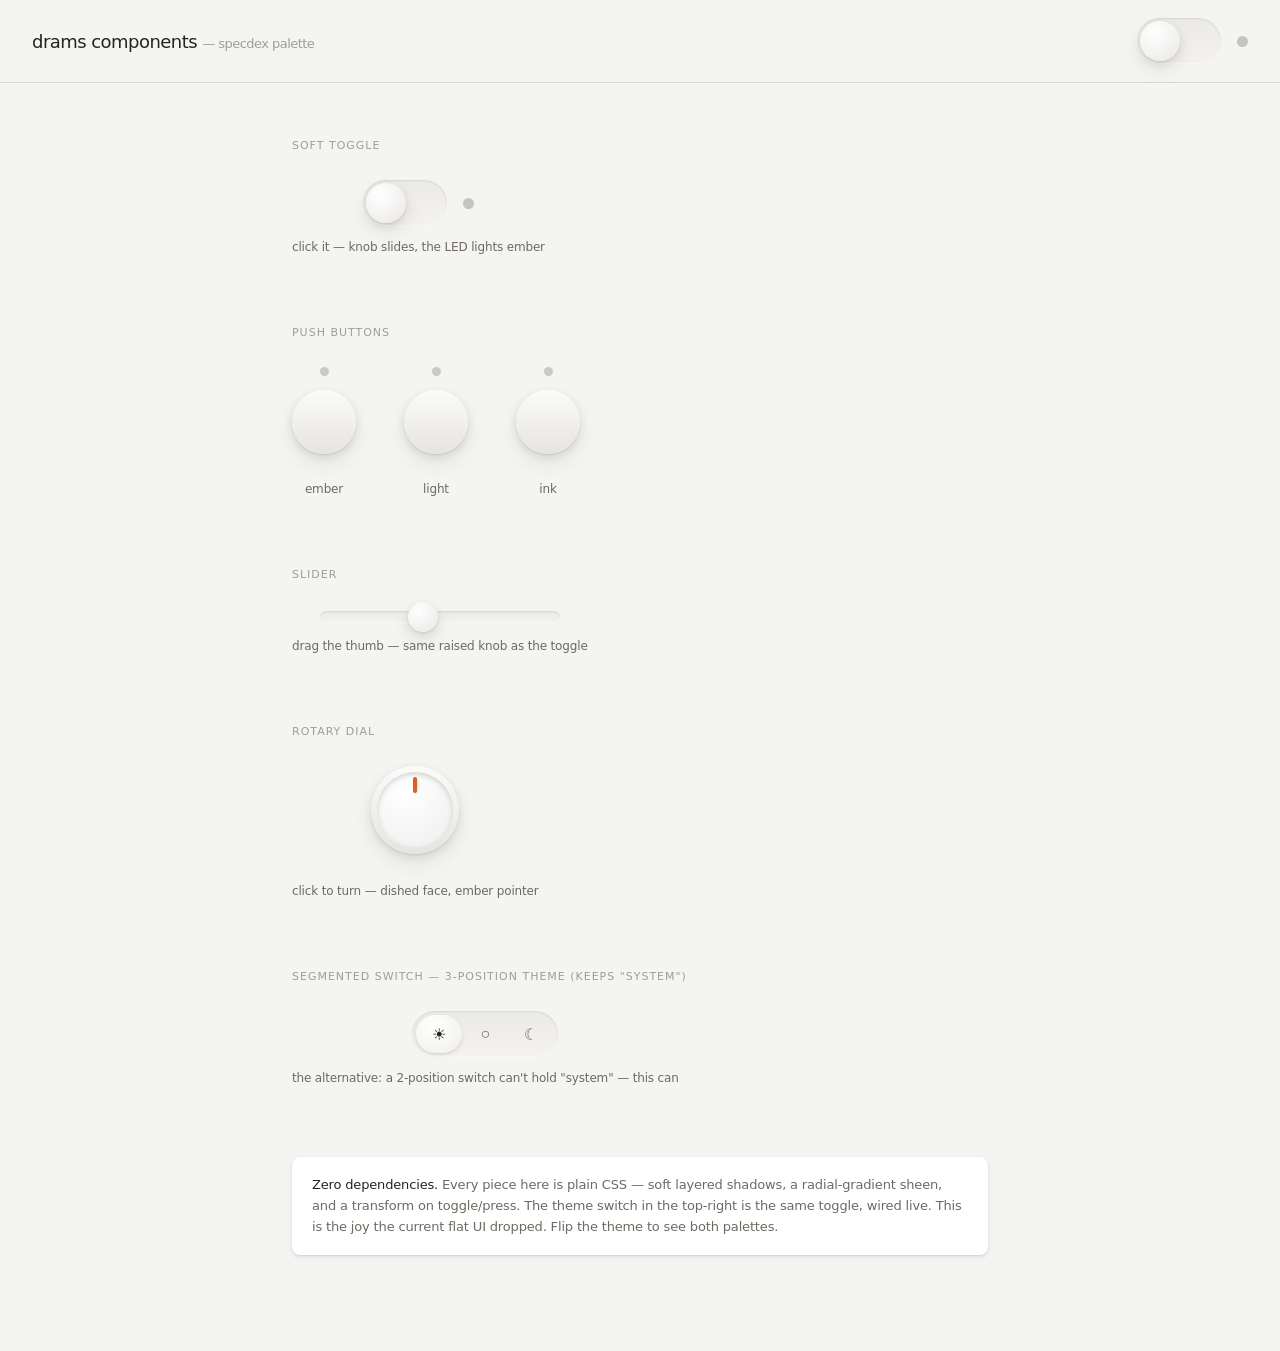
<file: apps/desktop/ui/drams-components.html>
<!DOCTYPE html>
<html lang="en">
<head>
<meta charset="UTF-8" />
<meta name="viewport" content="width=device-width, initial-scale=1.0" />
<title>drams components — prototype</title>
<style>
  /* Throwaway prototype: the two drams pieces (soft toggle + push buttons)
     rebuilt in specdex's palette, pure CSS, no deps. Soft UI = layered soft
     shadows + a radial sheen + a transform on toggle/press. */

  :root {
    --paper:   #f4f4f2;
    --surface: #ffffff;
    --ink:     #262420;
    --ink-muted: #6e6a62;
    --ink-faint: #a29d92;
    --rule:    #d9d6cf;
    --ember:   #e85c18;
    --accent:  #0a86e8;

    /* soft-UI shadow stack (light) */
    --lift:  0 1px 2px rgba(40,38,34,.10), 0 4px 10px rgba(40,38,34,.10), 0 10px 22px rgba(40,38,34,.07);
    --lift-1:0 1px 2px rgba(40,38,34,.10), 0 2px 5px rgba(40,38,34,.08);
    --sunk:  inset 0 1px 2px rgba(40,38,34,.10), inset 0 -1px 1px rgba(255,255,255,.6);

    --font: "Inter","Inter Variable",-apple-system,BlinkMacSystemFont,"Segoe UI",system-ui,sans-serif;
  }
  :root[data-theme="dark"] {
    --paper:   #181610;
    --surface: #211e17;
    --ink:     #ece7da;
    --ink-muted: #a39c8c;
    --ink-faint: #6f695c;
    --rule:    #36322a;
    --ember:   #ff6a2c;
    --accent:  #4fa8ff;
    --lift:  0 1px 2px rgba(0,0,0,.5), 0 4px 10px rgba(0,0,0,.45), 0 12px 26px rgba(0,0,0,.4);
    --lift-1:0 1px 2px rgba(0,0,0,.5), 0 2px 6px rgba(0,0,0,.4);
    --sunk:  inset 0 1px 3px rgba(0,0,0,.55), inset 0 -1px 1px rgba(255,255,255,.04);
  }

  * { box-sizing: border-box; }
  body {
    margin: 0; min-height: 100vh;
    background: var(--paper); color: var(--ink);
    font-family: var(--font); letter-spacing: -.01em;
    -webkit-font-smoothing: antialiased;
    transition: background .3s, color .3s;
  }

  .bar {
    display: flex; align-items: center; justify-content: space-between;
    padding: 18px 32px; border-bottom: 1px solid var(--rule);
  }
  .bar h1 { font-size: 18px; font-weight: 500; letter-spacing: -.03em; margin: 0; }
  .bar .sub { color: var(--ink-faint); font-size: 13px; }

  .wrap { max-width: 760px; margin: 0 auto; padding: 56px 32px 96px; }
  .group { margin-bottom: 72px; }
  .group h2 {
    font-size: 11px; font-weight: 540; letter-spacing: .09em; text-transform: uppercase;
    color: var(--ink-faint); margin: 0 0 28px;
  }
  .row { display: flex; align-items: center; gap: 48px; flex-wrap: wrap; }
  .cap { font-size: 12px; color: var(--ink-muted); margin-top: 14px; text-align: center; }

  /* ============ soft toggle (image 1) ============ */
  .toggle-cell { display: flex; flex-direction: column; align-items: center; }
  .toggle {
    display: inline-flex; align-items: center; gap: 16px;
    background: none; border: 0; padding: 0; cursor: pointer;
  }
  .track {
    position: relative;
    width: 84px; height: 46px; border-radius: 999px;
    background: linear-gradient(180deg, #ebeae7, #f3f2ef);
    box-shadow: var(--sunk);
    transition: background .32s cubic-bezier(.25,.1,.25,1);
  }
  :root[data-theme="dark"] .track { background: linear-gradient(180deg,#15130e,#1d1a14); }
  .knob {
    position: absolute; top: 3px; left: 3px;
    width: 40px; height: 40px; border-radius: 50%;
    background: radial-gradient(circle at 36% 30%, #ffffff, #efeeeb 72%, #e4e3df);
    box-shadow: var(--lift);
    transition: transform .32s cubic-bezier(.34,1.4,.5,1);
  }
  :root[data-theme="dark"] .knob {
    background: radial-gradient(circle at 36% 30%, #3a372f, #2a2720 75%, #211e17);
  }
  .dot {
    width: 11px; height: 11px; border-radius: 50%;
    background: var(--ink-faint); opacity: .55;
    transition: background .32s, opacity .32s, box-shadow .32s;
  }
  .toggle[aria-pressed="true"] .knob { transform: translateX(38px); }
  .toggle[aria-pressed="true"] .track {
    background: linear-gradient(180deg, color-mix(in srgb,var(--ember) 22%,#ebeae7), color-mix(in srgb,var(--ember) 14%,#f3f2ef));
  }
  .toggle[aria-pressed="true"] .dot {
    background: var(--ember); opacity: 1;
    box-shadow: 0 0 0 4px color-mix(in srgb,var(--ember) 18%,transparent);
  }

  /* ============ push buttons (image 2) ============ */
  .btn-cell { display: flex; flex-direction: column; align-items: center; gap: 14px; }
  .led {
    width: 9px; height: 9px; border-radius: 50%;
    background: var(--ink-faint); opacity: .5;
    transition: background .2s, opacity .2s, box-shadow .2s;
  }
  .pushbtn {
    width: 64px; height: 64px; border-radius: 50%; border: 0; cursor: pointer;
    padding: 4px;                         /* the thin bezel ring */
    background: linear-gradient(180deg, #fbfbfa, #e6e4df);
    box-shadow: var(--lift);
    transition: transform .12s ease, box-shadow .12s ease;
  }
  :root[data-theme="dark"] .pushbtn { background: linear-gradient(180deg,#2c2920,#1b1813); }
  .face {
    width: 100%; height: 100%; border-radius: 50%;
    box-shadow: inset 0 1px 1px rgba(255,255,255,.35), inset 0 -2px 4px rgba(0,0,0,.18);
  }
  .face.orange { background: radial-gradient(circle at 38% 30%, #f4844a, var(--ember) 58%, #cf4d10); }
  .face.white  { background: radial-gradient(circle at 38% 30%, #ffffff, #ededea 70%, #dddbd6); }
  .face.black  { background: radial-gradient(circle at 38% 30%, #4c4942, #2a2720 60%, #1b1813); }

  .pushbtn:active { transform: translateY(2px) scale(.97); box-shadow: var(--lift-1); }
  .pushbtn.on + .led, .btn-cell.on .led {
    background: var(--ember); opacity: 1;
    box-shadow: 0 0 0 4px color-mix(in srgb,var(--ember) 16%,transparent);
  }

  /* ============ slider (image: sliders) ============ */
  .slider {
    -webkit-appearance: none; appearance: none;
    width: 240px; height: 12px; border-radius: 999px; outline: none;
    background: linear-gradient(180deg,#ebeae7,#f3f2ef);
    box-shadow: var(--sunk);
  }
  :root[data-theme="dark"] .slider { background: linear-gradient(180deg,#15130e,#1d1a14); }
  .slider::-webkit-slider-thumb {
    -webkit-appearance: none; appearance: none;
    width: 30px; height: 30px; border-radius: 50%; cursor: grab;
    background: radial-gradient(circle at 36% 30%, #ffffff, #efeeeb 72%, #e4e3df);
    box-shadow: var(--lift);
  }
  .slider::-webkit-slider-thumb:active { cursor: grabbing; }
  :root[data-theme="dark"] .slider::-webkit-slider-thumb {
    background: radial-gradient(circle at 36% 30%, #3a372f, #2a2720 75%, #211e17);
  }
  .slider::-moz-range-thumb {
    width: 30px; height: 30px; border: 0; border-radius: 50%; cursor: grab;
    background: radial-gradient(circle at 36% 30%, #ffffff, #efeeeb 72%, #e4e3df);
    box-shadow: var(--lift);
  }

  /* ============ rotary dial (image: dials) ============ */
  .dial-cell { display: flex; flex-direction: column; align-items: center; gap: 16px; }
  .dial {
    width: 88px; height: 88px; border-radius: 50%; border: 0; cursor: pointer;
    position: relative; padding: 6px;
    background: linear-gradient(180deg,#fbfbfa,#e6e4df);
    box-shadow: var(--lift);
    transition: transform .3s cubic-bezier(.34,1.2,.5,1);
  }
  :root[data-theme="dark"] .dial { background: linear-gradient(180deg,#2c2920,#1b1813); }
  .dial::before {                       /* the dished face */
    content: ""; position: absolute; inset: 6px; border-radius: 50%;
    background: radial-gradient(circle at 38% 30%, var(--surface), color-mix(in srgb,var(--ink) 8%,var(--surface)));
    box-shadow: inset 0 2px 5px rgba(0,0,0,.16);
  }
  .dial::after {                        /* the pointer notch */
    content: ""; position: absolute; left: 50%; top: 11px;
    width: 4px; height: 16px; border-radius: 2px; margin-left: -2px;
    background: var(--ember); z-index: 1;
  }

  /* ============ segmented 3-position switch (theme: sun/auto/moon) ============ */
  .seg {
    position: relative; display: inline-flex; padding: 4px; border-radius: 999px;
    background: linear-gradient(180deg,#ebeae7,#f3f2ef); box-shadow: var(--sunk);
  }
  :root[data-theme="dark"] .seg { background: linear-gradient(180deg,#15130e,#1d1a14); }
  .seg button {
    position: relative; z-index: 1; width: 46px; height: 38px; border: 0;
    background: none; cursor: pointer; color: var(--ink-muted);
    display: grid; place-items: center; font-size: 16px;
    transition: color .25s;
  }
  .seg button[aria-selected="true"] { color: var(--ink); }
  .seg .seg-knob {
    position: absolute; top: 4px; left: 4px; width: 46px; height: 38px;
    border-radius: 999px; z-index: 0;
    background: radial-gradient(circle at 40% 30%, #ffffff, #efeeeb);
    box-shadow: var(--lift-1);
    transition: transform .3s cubic-bezier(.34,1.3,.5,1);
  }
  :root[data-theme="dark"] .seg .seg-knob { background: radial-gradient(circle at 40% 30%,#3a372f,#2a2720); }
  .seg[data-pos="1"] .seg-knob { transform: translateX(46px); }
  .seg[data-pos="2"] .seg-knob { transform: translateX(92px); }

  .note {
    margin-top: 64px; padding: 18px 20px; border-radius: 8px;
    background: var(--surface); box-shadow: var(--lift-1);
    font-size: 13px; line-height: 1.6; color: var(--ink-muted);
  }
  .note b { color: var(--ink); font-weight: 540; }
</style>
</head>
<body>
  <div class="bar">
    <h1>drams components <span class="sub">— specdex palette</span></h1>
    <button class="toggle" id="theme" aria-pressed="false" aria-label="Toggle theme" title="theme">
      <span class="track"><span class="knob"></span></span>
      <span class="dot"></span>
    </button>
  </div>

  <div class="wrap">
    <section class="group">
      <h2>Soft toggle</h2>
      <div class="row">
        <div class="toggle-cell">
          <button class="toggle" aria-pressed="false" aria-label="demo toggle"
                  onclick="this.setAttribute('aria-pressed', this.getAttribute('aria-pressed')==='true'?'false':'true')">
            <span class="track"><span class="knob"></span></span>
            <span class="dot"></span>
          </button>
          <span class="cap">click it — knob slides, the LED lights ember</span>
        </div>
      </div>
    </section>

    <section class="group">
      <h2>Push buttons</h2>
      <div class="row">
        <div class="btn-cell" onclick="this.classList.toggle('on')">
          <span class="led"></span>
          <button class="pushbtn" aria-label="ember"><span class="face orange"></span></button>
          <span class="cap">ember</span>
        </div>
        <div class="btn-cell" onclick="this.classList.toggle('on')">
          <span class="led"></span>
          <button class="pushbtn" aria-label="light"><span class="face white"></span></button>
          <span class="cap">light</span>
        </div>
        <div class="btn-cell" onclick="this.classList.toggle('on')">
          <span class="led"></span>
          <button class="pushbtn" aria-label="ink"><span class="face black"></span></button>
          <span class="cap">ink</span>
        </div>
      </div>
    </section>

    <section class="group">
      <h2>Slider</h2>
      <div class="row">
        <div class="toggle-cell">
          <input type="range" class="slider" min="0" max="100" value="42" aria-label="demo slider" />
          <span class="cap">drag the thumb — same raised knob as the toggle</span>
        </div>
      </div>
    </section>

    <section class="group">
      <h2>Rotary dial</h2>
      <div class="row">
        <div class="dial-cell">
          <button class="dial" aria-label="dial" style="transform: rotate(0deg)"
                  onclick="this.style.transform='rotate('+(((parseInt(this.dataset.a||'0'))+45)%360)+'deg)'; this.dataset.a=((parseInt(this.dataset.a||'0'))+45)%360;"></button>
          <span class="cap">click to turn — dished face, ember pointer</span>
        </div>
      </div>
    </section>

    <section class="group">
      <h2>Segmented switch <span style="color:var(--ink-faint);font-weight:400">— 3-position theme (keeps "system")</span></h2>
      <div class="row">
        <div class="toggle-cell">
          <div class="seg" data-pos="0" role="tablist" aria-label="theme">
            <span class="seg-knob"></span>
            <button role="tab" aria-selected="true"  onclick="this.parentElement.dataset.pos=0; sel(this)" title="light">☀</button>
            <button role="tab" aria-selected="false" onclick="this.parentElement.dataset.pos=1; sel(this)" title="system">○</button>
            <button role="tab" aria-selected="false" onclick="this.parentElement.dataset.pos=2; sel(this)" title="dark">☾</button>
          </div>
          <span class="cap">the alternative: a 2-position switch can't hold "system" — this can</span>
        </div>
      </div>
    </section>

    <div class="note">
      <b>Zero dependencies.</b> Every piece here is plain CSS — soft layered shadows,
      a radial-gradient sheen, and a transform on toggle/press. The theme switch in the
      top-right is the same toggle, wired live. This is the joy the current flat UI
      dropped. Flip the theme to see both palettes.
    </div>
  </div>

  <script>
    function sel(btn) {
      for (const b of btn.parentElement.querySelectorAll('button'))
        b.setAttribute('aria-selected', b === btn ? 'true' : 'false');
    }
    const t = document.getElementById('theme');
    t.addEventListener('click', () => {
      const on = t.getAttribute('aria-pressed') !== 'true';
      t.setAttribute('aria-pressed', on ? 'true' : 'false');
      document.documentElement.dataset.theme = on ? 'dark' : '';
    });
  </script>
</body>
</html>
</file>
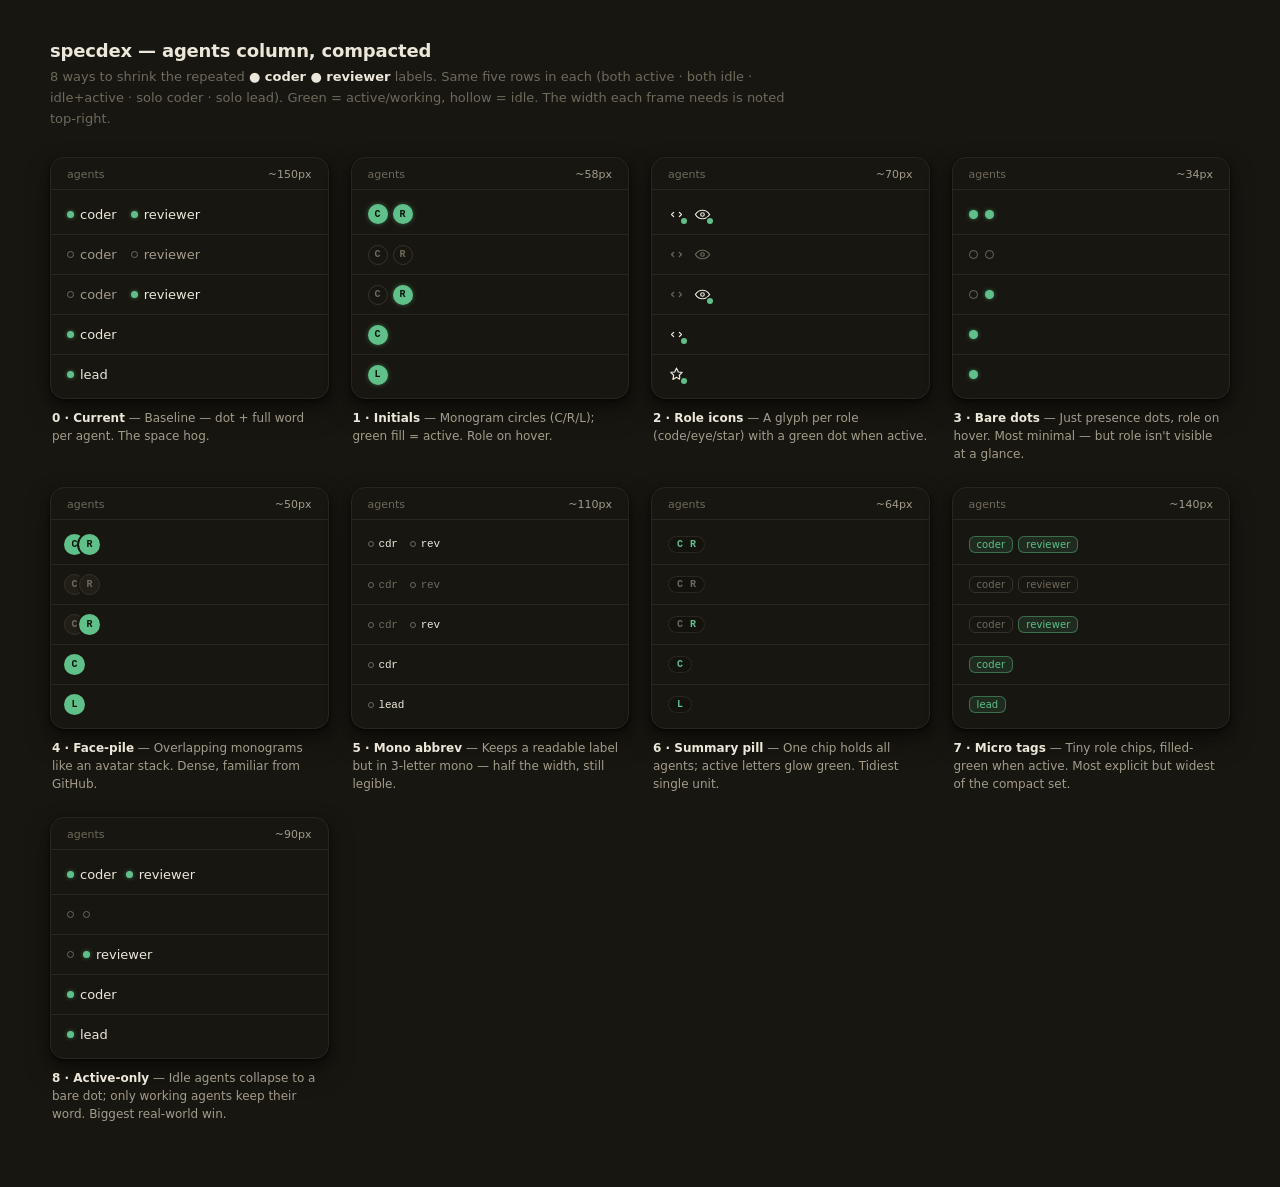
<file: apps/desktop/ui/mockups/agents-options.html>
<!DOCTYPE html>
<html lang="en" data-theme="dark">
<head>
<meta charset="UTF-8" />
<meta name="viewport" content="width=device-width, initial-scale=1.0" />
<title>specdex — agents column options</title>
<style>
  :root[data-theme="dark"] {
    --paper:#181610; --surface:#211e17; --surface-2:#1b1812; --sunk:#14120d;
    --rule:#36322a; --rule-soft:#2a261f;
    --ink:#ece7da; --ink-muted:#a39c8c; --ink-faint:#6f695c;
    --accent:#4fa8ff; --ember:#ff6a2c; --alive:#5fc08a;
    --lift-1:0 1px 2px rgba(0,0,0,.45),0 2px 6px rgba(0,0,0,.38);
    --lift:0 1px 2px rgba(0,0,0,.45),0 4px 10px rgba(0,0,0,.4),0 12px 26px rgba(0,0,0,.34);
    --font-sans:"Inter","Inter Variable",-apple-system,BlinkMacSystemFont,"Segoe UI",system-ui,sans-serif;
    --font-mono:ui-monospace,"SF Mono","JetBrains Mono",Menlo,Consolas,monospace;
    --r-pill:999px; --r-chip:6px;
  }
  * { box-sizing:border-box; }
  body { margin:0; background:var(--paper); color:var(--ink); font-family:var(--font-sans);
         -webkit-font-smoothing:antialiased; padding:40px 32px 64px; }
  .page-head { max-width:1180px; margin:0 auto 28px; }
  .page-head h1 { font-size:18px; font-weight:560; letter-spacing:-.01em; margin:0 0 6px; }
  .page-head p { font-size:13px; color:var(--ink-faint); margin:0; line-height:1.6; max-width:760px; }
  .grid { max-width:1180px; margin:0 auto; display:grid; grid-template-columns:repeat(4,1fr); gap:24px 22px; }
  @media (max-width:1080px){ .grid{ grid-template-columns:repeat(2,1fr); } }

  .cell { display:flex; flex-direction:column; gap:10px; }
  .frame { border-radius:14px; overflow:hidden; background:var(--paper); box-shadow:var(--lift);
           border:1px solid var(--rule-soft); }
  .fh { font-size:11px; color:var(--ink-faint); padding:10px 16px 8px; border-bottom:1px solid var(--rule-soft);
        display:flex; justify-content:space-between; }
  .fh .w { color:var(--ink-muted); font-variant-numeric:tabular-nums; }
  .rows { padding:4px 0; }
  .row { display:flex; align-items:center; min-height:40px; padding:0 16px; }
  .row + .row { border-top:1px solid var(--rule-soft); }
  .acell { display:flex; align-items:center; }

  .caption { font-size:12px; color:var(--ink-muted); line-height:1.5; padding:0 2px; }
  .caption b { color:var(--ink); font-weight:550; }
  .tag { color:var(--ember); font-weight:550; }

  /* ---- baseline (current) for reference ---- */
  .v0 .acell { gap:14px; }
  .ag { display:inline-flex; align-items:center; gap:6px; font-size:13px; color:var(--ink-muted); }
  .ag.on { color:var(--ink); }
  .pip { width:7px; height:7px; border-radius:50%; border:1.5px solid var(--ink-faint); }
  .ag.on .pip { background:var(--alive); border-color:transparent; box-shadow:0 0 4px color-mix(in srgb,var(--alive) 55%,transparent); }

  /* ---- V1 initials ---- */
  .v1 .acell { gap:5px; }
  .ini { width:20px; height:20px; border-radius:50%; display:grid; place-items:center;
         font-family:var(--font-mono); font-size:10px; font-weight:600;
         color:var(--ink-faint); border:1.5px solid var(--rule); }
  .ini.on { color:#10140e; background:var(--alive); border-color:transparent;
            box-shadow:0 0 5px color-mix(in srgb,var(--alive) 45%,transparent); }

  /* ---- V2 role icons ---- */
  .v2 .acell { gap:9px; }
  .ic { width:17px; height:17px; color:var(--ink-faint); position:relative; }
  .ic svg { width:17px; height:17px; stroke:currentColor; fill:none; stroke-width:1.7; }
  .ic.on { color:var(--ink); }
  .ic.on::after { content:""; position:absolute; right:-2px; bottom:-1px; width:6px; height:6px;
                  border-radius:50%; background:var(--alive); box-shadow:0 0 0 1.5px var(--paper); }

  /* ---- V3 bare dots ---- */
  .v3 .acell { gap:7px; }
  .bd { width:9px; height:9px; border-radius:50%; border:1.5px solid var(--ink-faint); }
  .bd.on { background:var(--alive); border-color:transparent; box-shadow:0 0 4px color-mix(in srgb,var(--alive) 55%,transparent); }

  /* ---- V4 face-pile ---- */
  .v4 .acell { padding-left:3px; }
  .fp { width:21px; height:21px; border-radius:50%; display:grid; place-items:center; margin-left:-6px;
        font-family:var(--font-mono); font-size:10px; font-weight:600; color:var(--ink-faint);
        background:var(--surface); box-shadow:0 0 0 2px var(--paper); border:1px solid var(--rule); }
  .fp.on { color:#10140e; background:var(--alive); border-color:transparent; box-shadow:0 0 0 2px var(--paper); }

  /* ---- V5 mono abbrev ---- */
  .v5 .acell { gap:12px; }
  .ab { display:inline-flex; align-items:center; gap:5px; font-family:var(--font-mono);
        font-size:11px; letter-spacing:-.02em; color:var(--ink-faint); }
  .ab.on { color:var(--ink); }
  .ab .pip { width:6px; height:6px; }

  /* ---- V6 summary pill ---- */
  .v6 .acell { }
  .sp { display:inline-flex; align-items:center; gap:7px; padding:3px 9px; border-radius:var(--r-pill);
        background:var(--sunk); box-shadow:inset 0 0 0 1px var(--rule-soft); }
  .sp .u { font-family:var(--font-mono); font-size:10px; font-weight:600; color:var(--ink-faint); }
  .sp .u.on { color:var(--alive); }

  /* ---- V7 micro tags ---- */
  .v7 .acell { gap:5px; }
  .mt { font-size:10px; letter-spacing:.01em; padding:2px 7px; border-radius:var(--r-chip);
        color:var(--ink-faint); border:1px solid var(--rule); }
  .mt.on { color:var(--alive); border-color:color-mix(in srgb,var(--alive) 45%,transparent);
           background:color-mix(in srgb,var(--alive) 12%,transparent); }

  /* ---- V8 active-only ---- */
  .v8 .acell { gap:9px; }
  .idle-dot { width:7px; height:7px; border-radius:50%; border:1.5px solid var(--ink-faint); }
  .act { display:inline-flex; align-items:center; gap:6px; font-size:13px; color:var(--ink); }
  .act .pip { background:var(--alive); border-color:transparent; box-shadow:0 0 4px color-mix(in srgb,var(--alive) 55%,transparent); }
  .dash { color:var(--ink-faint); }
</style>
</head>
<body>
  <div class="page-head">
    <h1>specdex — agents column, compacted</h1>
    <p>8 ways to shrink the repeated <b style="color:var(--ink)">● coder ● reviewer</b> labels.
       Same five rows in each (both active · both idle · idle+active · solo coder · solo lead).
       Green = active/working, hollow = idle. The width each frame needs is noted top-right.</p>
  </div>
  <div class="grid" id="grid"></div>

<script>
  const ROWS = [
    [["coder",1],["reviewer",1]],
    [["coder",0],["reviewer",0]],
    [["coder",0],["reviewer",1]],
    [["coder",1]],
    [["lead",1]],
  ];
  const L = { coder:"C", reviewer:"R", lead:"L" };
  const AB = { coder:"cdr", reviewer:"rev", lead:"lead" };
  const ICON = {
    coder:'<svg viewBox="0 0 24 24"><path d="M8 9l-3 3 3 3M16 9l3 3-3 3" stroke-linecap="round" stroke-linejoin="round"/></svg>',
    reviewer:'<svg viewBox="0 0 24 24"><path d="M2 12s3.5-6 10-6 10 6 10 6-3.5 6-10 6-10-6-10-6z" stroke-linejoin="round"/><circle cx="12" cy="12" r="2.5"/></svg>',
    lead:'<svg viewBox="0 0 24 24"><path d="M12 3l2.5 5.5L20 9l-4 4 1 6-5-3-5 3 1-6-4-4 5.5-.5z" stroke-linejoin="round"/></svg>',
  };

  const VARIANTS = [
    { n:"0 · Current", k:"v0", w:"~150px",
      cap:"Baseline — dot + full word per agent. The space hog.",
      r:(a)=>a.map(([role,on])=>`<span class="ag ${on?'on':''}"><span class="pip"></span>${role}</span>`).join("") },

    { n:"1 · Initials", k:"v1", w:"~58px",
      cap:"Monogram circles (C/R/L); green fill = active. Role on hover.",
      r:(a)=>a.map(([role,on])=>`<span class="ini ${on?'on':''}" title="${role}">${L[role]}</span>`).join("") },

    { n:"2 · Role icons", k:"v2", w:"~70px",
      cap:"A glyph per role (code/eye/star) with a green dot when active.",
      r:(a)=>a.map(([role,on])=>`<span class="ic ${on?'on':''}" title="${role}">${ICON[role]}</span>`).join("") },

    { n:"3 · Bare dots", k:"v3", w:"~34px",
      cap:"Just presence dots, role on hover. Most minimal — but role isn't visible at a glance.",
      r:(a)=>a.map(([role,on])=>`<span class="bd ${on?'on':''}" title="${role}"></span>`).join("") },

    { n:"4 · Face-pile", k:"v4", w:"~50px",
      cap:"Overlapping monograms like an avatar stack. Dense, familiar from GitHub.",
      r:(a)=>a.map(([role,on])=>`<span class="fp ${on?'on':''}" title="${role}">${L[role]}</span>`).join("") },

    { n:"5 · Mono abbrev", k:"v5", w:"~110px",
      cap:"Keeps a readable label but in 3-letter mono — half the width, still legible.",
      r:(a)=>a.map(([role,on])=>`<span class="ab ${on?'on':''}"><span class="pip"></span>${AB[role]}</span>`).join("") },

    { n:"6 · Summary pill", k:"v6", w:"~64px",
      cap:"One chip holds all agents; active letters glow green. Tidiest single unit.",
      r:(a)=>`<span class="sp">${a.map(([role,on])=>`<span class="u ${on?'on':''}" title="${role}">${L[role]}</span>`).join("")}</span>` },

    { n:"7 · Micro tags", k:"v7", w:"~140px",
      cap:"Tiny role chips, filled-green when active. Most explicit but widest of the compact set.",
      r:(a)=>a.map(([role,on])=>`<span class="mt ${on?'on':''}">${role}</span>`).join("") },

    { n:"8 · Active-only", k:"v8", w:"~90px",
      cap:"Idle agents collapse to a bare dot; only working agents keep their word. Biggest real-world win.",
      r:(a)=>a.map(([role,on])=>on?`<span class="act"><span class="pip"></span>${role}</span>`:`<span class="idle-dot" title="${role} (idle)"></span>`).join(" ") },
  ];

  document.getElementById("grid").innerHTML = VARIANTS.map(v=>`
    <div class="cell">
      <div class="frame ${v.k}">
        <div class="fh"><span>agents</span><span class="w">${v.w}</span></div>
        <div class="rows">
          ${ROWS.map(a=>`<div class="row"><div class="acell">${v.r(a)}</div></div>`).join("")}
        </div>
      </div>
      <div class="caption"><b>${v.n}</b> — ${v.cap}</div>
    </div>
  `).join("");
</script>
</body>
</html>
</file>
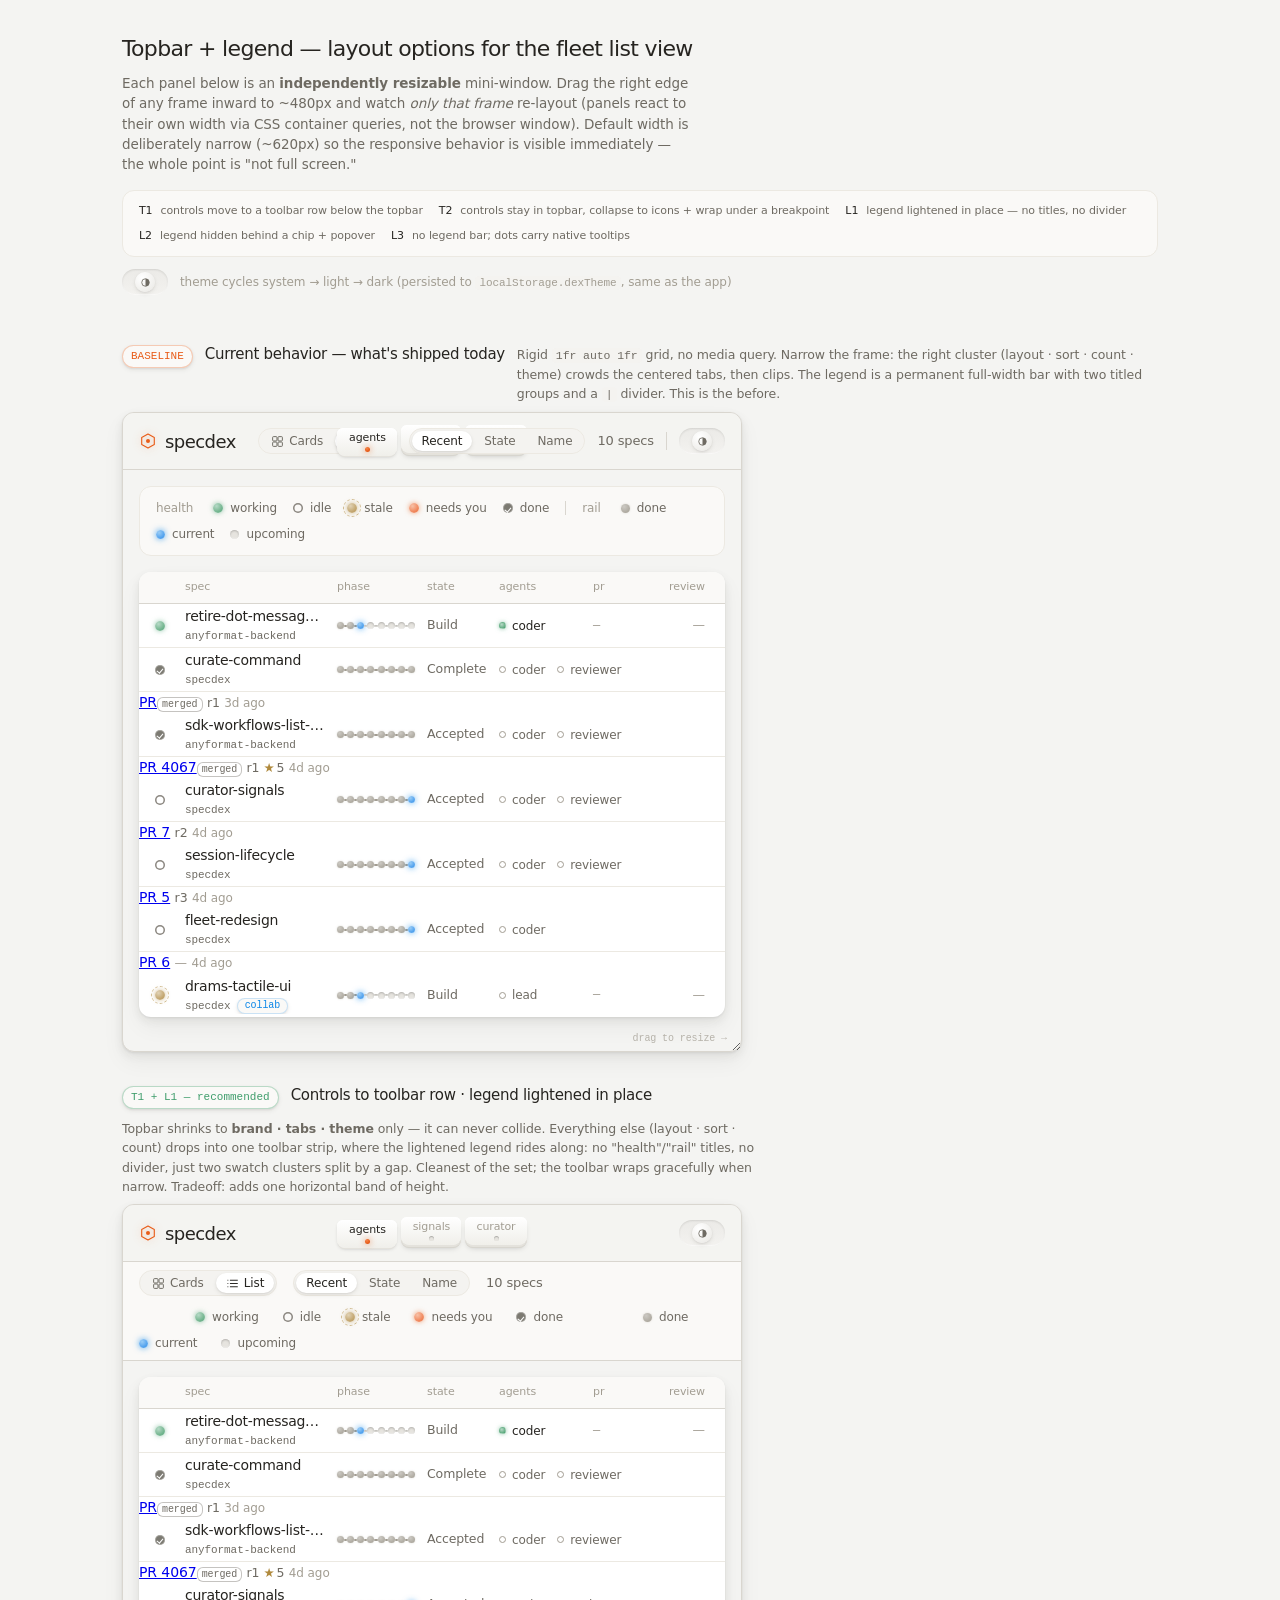
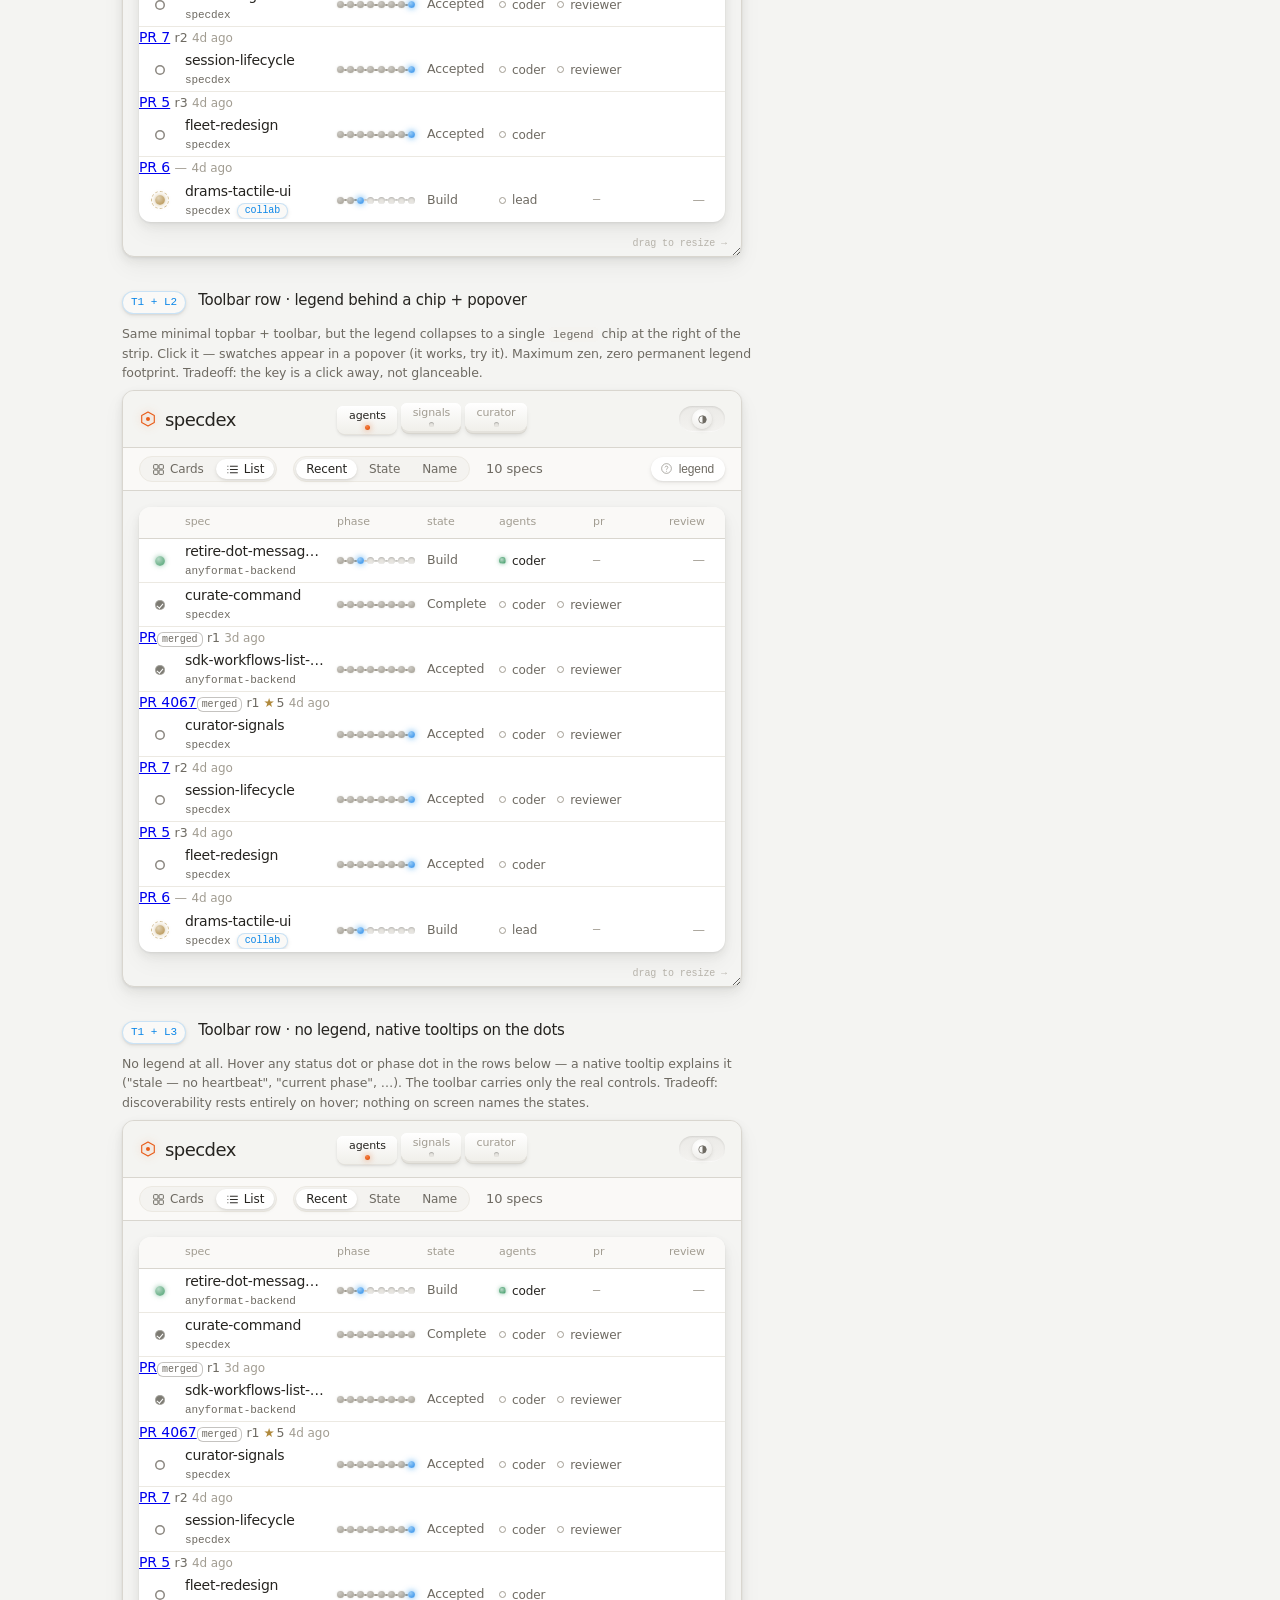
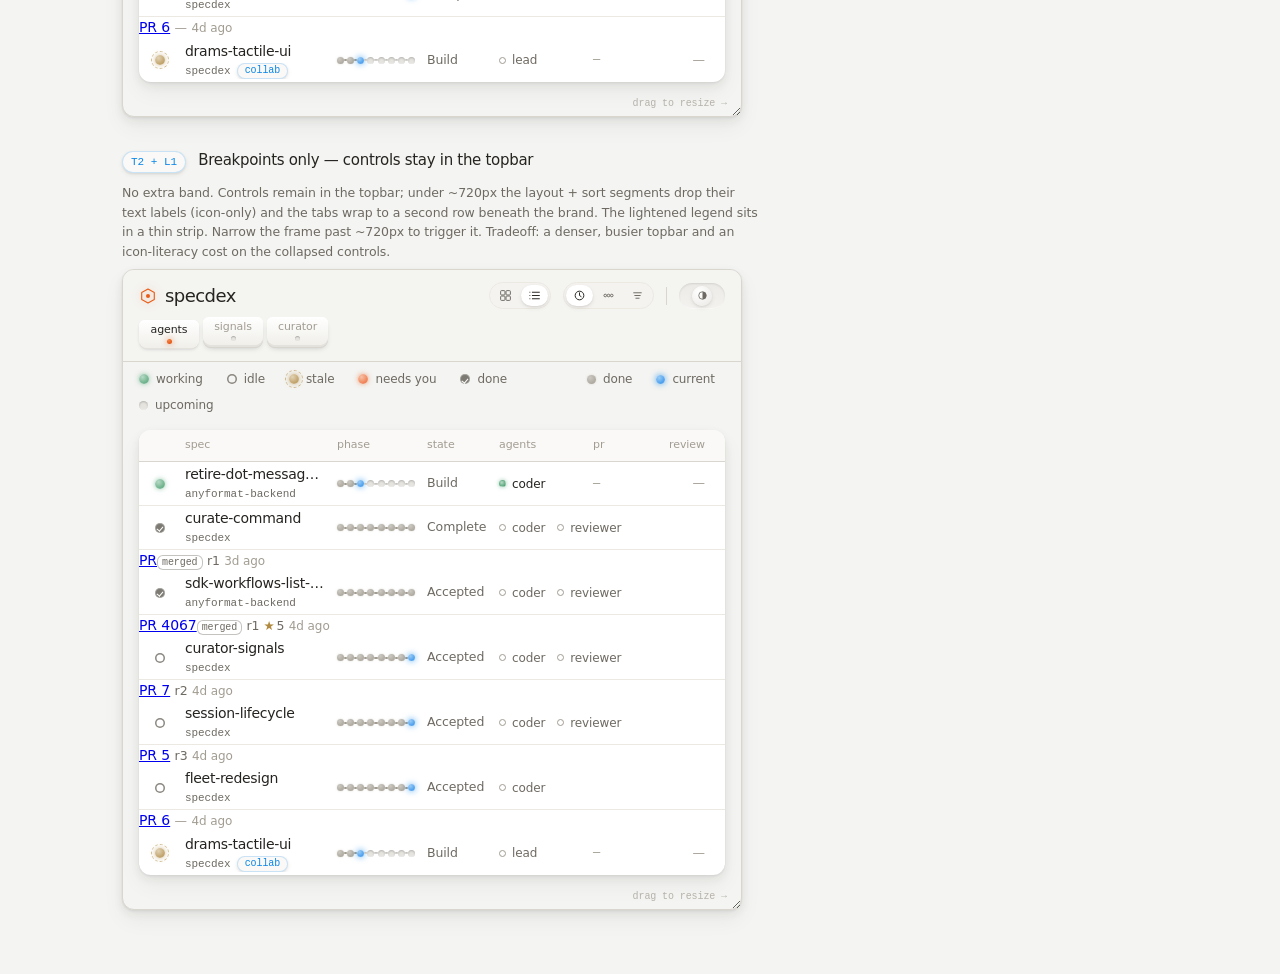
<file: apps/desktop/ui/mockups/layout-options.html>
<!DOCTYPE html>
<html lang="en">
<head>
  <meta charset="UTF-8" />
  <meta name="viewport" content="width=device-width, initial-scale=1.0" />
  <title>specdex — topbar + legend layout options</title>
  <script>
    // Resolve theme before first paint — same logic as the real app (localStorage.dexTheme).
    (function () {
      var s = localStorage.dexTheme || 'system';
      if (s !== 'light' && s !== 'dark' && s !== 'system') s = 'system';
      var t = s === 'system'
        ? (matchMedia('(prefers-color-scheme: dark)').matches ? 'dark' : 'light')
        : s;
      document.documentElement.dataset.theme = t;
    })();
  </script>
  <style>
    /* ===================================================================
       Tokens copied VERBATIM from apps/desktop/ui/style.css so the panels
       are visually indistinguishable from the live app.
       =================================================================== */
    :root {
      --paper:#f4f4f2; --surface:#ffffff; --surface-2:#faf9f7; --sunk:#f4f3f0;
      --rule:#d9d6cf; --rule-soft:#ece9e2;
      --ink:#262420; --ink-muted:#6e6a62; --ink-faint:#a29d92;
      --accent:#0a86e8; --accent-fg:#ffffff; --accent-soft:#dbeefd;
      --ember:#e85c18; --ember-soft:#fbe6d9;
      --alive:#3f9d6b; --alive-soft:#e6f1ea;
      --idle:#8b8780; --idle-soft:#edebe6;
      --stale:#b08a3e; --stale-soft:#f5edda;
      --needs:var(--ember); --needs-soft:var(--ember-soft);
      --done:#7c7a72; --done-soft:#eceae5;
      --lift:0 1px 2px rgba(40,38,34,.08), 0 4px 10px rgba(40,38,34,.07), 0 10px 22px rgba(40,38,34,.05);
      --lift-1:0 1px 2px rgba(40,38,34,.09), 0 2px 5px rgba(40,38,34,.07);
      --lift-hover:0 2px 4px rgba(40,38,34,.10), 0 8px 18px rgba(40,38,34,.10), 0 18px 40px rgba(40,38,34,.08);
      --press:inset 0 1px 2px rgba(40,38,34,.12), inset 0 -1px 1px rgba(255,255,255,.6);
      --well:#e6e4df;
      --font-sans:"Inter","Inter Variable",-apple-system,BlinkMacSystemFont,"Segoe UI",system-ui,sans-serif;
      --font-mono:ui-monospace,"SF Mono","JetBrains Mono",Menlo,Consolas,monospace;
      --s-1:4px; --s-2:8px; --s-3:12px; --s-4:16px; --s-5:24px; --s-6:32px; --s-7:48px; --s-8:64px;
      --r-card:12px; --r-pill:999px; --r-chip:6px;
      --ease:cubic-bezier(.4,.0,.2,1); --ease-soft:cubic-bezier(.25,.1,.25,1);
      --dur-fast:140ms; --dur:240ms; --dur-slow:420ms;
    }
    :root[data-theme="dark"] {
      --paper:#181610; --surface:#211e17; --surface-2:#1b1812; --sunk:#14120d;
      --rule:#36322a; --rule-soft:#2a261f;
      --ink:#ece7da; --ink-muted:#a39c8c; --ink-faint:#6f695c;
      --accent:#4fa8ff; --accent-fg:#11151c; --accent-soft:#1c3a59;
      --ember:#ff6a2c; --ember-soft:#34200f;
      --alive:#5fc08a; --alive-soft:#1a2a20;
      --idle:#9a958a; --idle-soft:#26231b;
      --stale:#d3a85a; --stale-soft:#2f2818;
      --needs:var(--ember); --needs-soft:var(--ember-soft);
      --done:#9b968a; --done-soft:#262219;
      --lift:0 1px 2px rgba(0,0,0,.45), 0 4px 10px rgba(0,0,0,.4), 0 12px 26px rgba(0,0,0,.34);
      --lift-1:0 1px 2px rgba(0,0,0,.45), 0 2px 6px rgba(0,0,0,.38);
      --lift-hover:0 2px 5px rgba(0,0,0,.5), 0 10px 22px rgba(0,0,0,.45), 0 22px 48px rgba(0,0,0,.4);
      --press:inset 0 1px 3px rgba(0,0,0,.5), inset 0 -1px 1px rgba(255,255,255,.04);
      --well:#100e09;
    }

    * { box-sizing:border-box; }
    [hidden] { display:none !important; }
    html,body { height:100%; }
    body {
      margin:0; background:var(--paper); color:var(--ink);
      font-family:var(--font-sans); font-size:14px; line-height:1.5;
      letter-spacing:-0.006em; -webkit-font-smoothing:antialiased; text-rendering:optimizeLegibility;
    }
    code { font-family:var(--font-mono); font-size:.92em; background:var(--sunk); border-radius:4px; padding:1px 4px; }

    /* ===================================================================
       Decision-board chrome (the wrapper that holds the option panels —
       NOT part of the shipped design system). Kept quiet/neutral.
       =================================================================== */
    .board-head { max-width:1100px; margin:0 auto; padding:var(--s-6) var(--s-6) var(--s-4); }
    .skip-link {
      position:absolute; left:-9999px; top:0;
      background:var(--surface); color:var(--ink); padding:var(--s-2) var(--s-3);
      border-radius:var(--r-chip); box-shadow:var(--lift); z-index:100;
    }
    .skip-link:focus { left:var(--s-3); top:var(--s-3); }
    .board-title { font-size:22px; font-weight:540; letter-spacing:-0.03em; margin:0 0 var(--s-2); }
    .board-lede { font-size:13.5px; color:var(--ink-muted); max-width:66ch; margin:0 0 var(--s-4); }
    .board-key {
      display:flex; flex-wrap:wrap; gap:var(--s-2) var(--s-4);
      padding:var(--s-3) var(--s-4); background:var(--surface-2);
      border:1px solid var(--rule-soft); border-radius:var(--r-card); margin-bottom:var(--s-3);
    }
    .board-key dt { font-size:11px; font-weight:540; color:var(--ink); letter-spacing:-0.01em; display:inline; }
    .board-key dd { margin:0 0 0 4px; font-size:11px; color:var(--ink-muted); display:inline; }
    .board-key .ki { display:inline-flex; align-items:baseline; gap:4px; }
    .board-toolbar { display:flex; align-items:center; gap:var(--s-3); flex-wrap:wrap; }
    .board-note { font-size:12px; color:var(--ink-faint); }

    .panels { max-width:1100px; margin:0 auto; padding:0 var(--s-6) var(--s-8); }
    .panel { margin-top:var(--s-6); }
    .panel-head { display:flex; align-items:baseline; gap:var(--s-3); flex-wrap:wrap; margin-bottom:var(--s-2); }
    .panel-tag {
      font-family:var(--font-mono); font-size:11px; font-weight:450; letter-spacing:0;
      color:var(--accent); background:var(--surface-2);
      box-shadow:var(--lift-1), inset 0 0 0 1px color-mix(in srgb, var(--accent) 20%, transparent);
      border-radius:var(--r-pill); padding:3px 9px; flex:none; white-space:nowrap;
    }
    .panel.is-baseline .panel-tag {
      color:var(--ember);
      box-shadow:var(--lift-1), inset 0 0 0 1px color-mix(in srgb, var(--ember) 30%, transparent);
    }
    .panel.is-recommended .panel-tag {
      color:var(--alive);
      box-shadow:var(--lift-1), inset 0 0 0 1px color-mix(in srgb, var(--alive) 35%, transparent);
    }
    .panel-name { font-size:15px; font-weight:540; letter-spacing:-0.02em; }
    .panel-desc { font-size:12.5px; color:var(--ink-muted); width:100%; margin-top:-2px; line-height:1.55; max-width:80ch; }

    /* The resizable frame — each panel is its own little browser window: drag
       the right edge to narrow it and watch ITS OWN responsive behavior. */
    .frame {
      resize:horizontal; overflow:auto;
      width:620px; min-width:340px; max-width:100%;
      border:1px solid var(--rule); border-radius:var(--r-card);
      background:var(--paper); box-shadow:var(--lift);
      position:relative;
    }
    .frame::after {
      content:"drag to resize →"; position:absolute; right:14px; bottom:5px;
      font-size:10px; color:var(--ink-faint); pointer-events:none;
      font-family:var(--font-mono); letter-spacing:-0.01em; opacity:.75;
    }
    .frame-inner { container-type:inline-size; padding-bottom:18px; }

    /* ===================================================================
       Topbar — copied from style.css; per-strategy overrides applied via
       the strategy class on .frame-inner (baseline / t1 / t2).
       =================================================================== */
    .topbar {
      display:grid; grid-template-columns:1fr auto 1fr; align-items:center;
      padding:var(--s-3) var(--s-4); border-bottom:1px solid var(--rule);
      background:color-mix(in srgb, var(--paper) 82%, transparent);
    }
    .brand { display:flex; align-items:center; gap:var(--s-2); text-decoration:none; color:inherit; min-width:0; }
    .brand-mark { display:inline-flex; width:18px; height:18px; color:var(--ember);
      filter:drop-shadow(0 0 4px color-mix(in srgb, var(--ember) 32%, transparent)); flex:none; }
    .brand-mark svg { width:100%; height:100%; display:block; }
    .brand-name { font-size:18px; font-weight:500; letter-spacing:-0.03em; }

    .view-seg { display:inline-flex; gap:4px; padding-bottom:4px; justify-self:center; }
    .seg-btn {
      min-width:60px; padding:3px 11px 4px; appearance:none; border:0; cursor:pointer;
      border-radius:6px 6px 8px 8px; background:linear-gradient(180deg,#ffffff,#f0efea);
      box-shadow:0 2px 0 #e4e2dc, 0 3px 0 #d7d5ce, 0 5px 6px -3px rgba(0,0,0,.26), inset 0 1px 0 #fff;
      display:flex; flex-direction:column; align-items:center; gap:3px;
      font-family:var(--font-sans); font-size:11px; font-weight:450; letter-spacing:-0.01em;
      text-align:center; color:var(--ink-faint);
      transition:transform var(--dur-fast) var(--ease), box-shadow var(--dur-fast) var(--ease), color var(--dur-fast) var(--ease);
    }
    :root[data-theme="dark"] .seg-btn {
      background:linear-gradient(180deg,#2e2b23,#211e18);
      box-shadow:0 2px 0 #1a1812, 0 3px 0 #131109, 0 5px 6px -3px rgba(0,0,0,.55), inset 0 1px 0 rgba(255,255,255,.05);
    }
    .seg-btn:hover { color:var(--ink-muted); }
    .seg-led { width:5px; height:5px; border-radius:50%; background:var(--well); box-shadow:inset 0 1px 1px rgba(0,0,0,.25); }
    .seg-btn[aria-selected="true"] {
      color:var(--ink); font-weight:540; transform:translateY(3px);
      box-shadow:0 1px 0 #e4e2dc, 0 2px 4px -2px rgba(0,0,0,.3), inset 0 1px 0 #fff;
    }
    :root[data-theme="dark"] .seg-btn[aria-selected="true"] {
      box-shadow:0 1px 0 #1a1812, 0 2px 4px -2px rgba(0,0,0,.55), inset 0 1px 0 rgba(255,255,255,.05);
    }
    .seg-btn[aria-selected="true"] .seg-led {
      background:radial-gradient(circle at 38% 30%, #f4844a, var(--ember) 60%, #cf4d10);
      box-shadow:0 0 6px color-mix(in srgb, var(--ember) 75%, transparent);
    }

    .topbar-right { display:flex; align-items:center; gap:var(--s-3); justify-self:end; min-width:0; }
    .fleet-count { font-size:13px; font-weight:450; font-variant-numeric:tabular-nums; color:var(--ink-muted); letter-spacing:-0.01em; white-space:nowrap; }
    .topbar-sep { width:1px; height:18px; background:var(--rule); flex:none; }

    .fleet-sort {
      display:flex; align-items:center; gap:2px; padding:2px;
      background:var(--sunk); border:1px solid var(--rule-soft); border-radius:var(--r-pill);
    }
    .fleet-sort button {
      appearance:none; border:none; background:none; cursor:pointer; padding:3px 10px;
      font-family:var(--font-sans); font-size:12px; font-weight:450; letter-spacing:-0.01em;
      color:var(--ink-muted); border-radius:var(--r-pill);
      transition:color var(--dur-fast) var(--ease), background var(--dur-fast) var(--ease);
      display:inline-flex; align-items:center; gap:5px; white-space:nowrap;
    }
    .fleet-sort button svg { flex:none; pointer-events:none; }
    .fleet-sort button:hover { color:var(--ink); }
    .fleet-sort button[aria-pressed="true"] { color:var(--ink); background:var(--surface); box-shadow:var(--lift-1); }

    .theme-toggle { border:none; background:none; padding:0; cursor:pointer; border-radius:var(--r-pill); flex:none; }
    .t-track {
      display:flex; align-items:center; position:relative; width:46px; height:26px; border-radius:var(--r-pill);
      background:linear-gradient(180deg, var(--track-a,#ebeae7), var(--track-b,#f3f2ef)); box-shadow:var(--press);
    }
    .t-knob {
      position:absolute; top:3px; left:3px; width:20px; height:20px; border-radius:50%;
      display:grid; place-items:center;
      background:radial-gradient(circle at 36% 30%, #ffffff, #efeeeb 72%, #e4e3df); box-shadow:var(--lift-1);
      transition:transform var(--dur) cubic-bezier(.34,1.4,.5,1); color:var(--ink-muted);
    }
    .t-knob svg { width:11px; height:11px; stroke:currentColor; fill:none; stroke-width:1.8; }
    .theme-toggle[data-state="light"] .t-knob { transform:translateX(0); }
    .theme-toggle[data-state="system"] .t-knob { transform:translateX(10px); }
    .theme-toggle[data-state="dark"] .t-knob { transform:translateX(20px); }
    :root[data-theme="dark"] .t-track { --track-a:#15130e; --track-b:#1d1a14; }
    :root[data-theme="dark"] .t-knob { background:radial-gradient(circle at 36% 30%, #45413a, #2f2c24 75%, #232019); }

    /* ===================================================================
       Toolbar strip (T1) — the band beneath the topbar that hosts the moved
       controls + the lightened legend. New component: .toolbar.
       =================================================================== */
    .toolbar {
      display:flex; align-items:center; gap:var(--s-3) var(--s-4); flex-wrap:wrap;
      padding:var(--s-2) var(--s-4); border-bottom:1px solid var(--rule);
      background:var(--surface-2);
    }
    .toolbar .spacer { flex:1 1 auto; }

    /* ===================================================================
       Legend — base from style.css, plus the L1 / L2 variants.
       =================================================================== */
    .legend {
      display:flex; align-items:center; flex-wrap:wrap; gap:var(--s-2) var(--s-4);
      padding:var(--s-3) var(--s-4); margin:var(--s-4) var(--s-4) 0;
      background:var(--surface-2); border:1px solid var(--rule-soft); border-radius:var(--r-card);
    }
    .legend-title { font-size:12px; font-weight:450; letter-spacing:-0.01em; color:var(--ink-faint); margin-right:var(--s-1); }
    .legend-item { display:inline-flex; align-items:center; gap:7px; font-size:12px; font-weight:450; letter-spacing:-0.01em; color:var(--ink-muted); }
    .legend-swatch { position:relative; flex:none; }
    .legend .rail-node { width:9px; height:9px; }
    .legend .topbar-sep { height:14px; }

    /* L1 — lighten in place: inline in the toolbar, no card, no titles, two
       clusters split by a wide gap (a flex spacer), no divider. */
    .legend.legend-inline {
      margin:0; padding:0; background:none; border:none;
      gap:var(--s-2) var(--s-5); flex:1 1 auto;
    }
    .legend.legend-inline .legend-gap { flex:0 0 var(--s-6); }

    /* L2 — popover chip */
    .legend-chip {
      position:relative; display:inline-flex; align-items:center; gap:6px;
      font-size:12px; font-weight:450; letter-spacing:-0.01em; color:var(--ink-muted);
      background:var(--surface); border:none; cursor:pointer;
      box-shadow:var(--lift-1); border-radius:var(--r-pill); padding:5px 11px 5px 9px;
      transition:color var(--dur-fast) var(--ease), box-shadow var(--dur-fast) var(--ease);
    }
    .legend-chip:hover { color:var(--ink); box-shadow:var(--lift); }
    .legend-chip:focus-visible { outline:2px solid var(--accent); outline-offset:2px; }
    .legend-chip svg { width:13px; height:13px; stroke:currentColor; fill:none; }
    .legend-pop {
      position:absolute; top:calc(100% + 6px); left:0; z-index:20;
      display:flex; flex-direction:column; gap:var(--s-3);
      padding:var(--s-3) var(--s-4);
      background:var(--surface); border:1px solid var(--rule); border-radius:var(--r-card); box-shadow:var(--lift);
      min-width:170px;
    }
    .legend-pop[hidden] { display:none; }
    .legend-pop .pop-group { display:flex; flex-direction:column; gap:var(--s-2); }
    .legend-pop .pop-head { font-size:10.5px; font-weight:540; letter-spacing:.06em; text-transform:uppercase; color:var(--ink-faint); }
    .legend-pop .legend-item { font-size:12px; }
    .legend-pop hr { border:none; border-top:1px solid var(--rule-soft); margin:0; width:100%; }

    /* ===================================================================
       Health dot + rail — copied from style.css (static; no animation in
       these mockups so the board stays calm).
       =================================================================== */
    .dot {
      --hue:var(--idle); position:relative; flex:none; width:10px; height:10px; border-radius:var(--r-pill);
      background:radial-gradient(circle at 35% 30%, color-mix(in srgb, var(--hue) 38%, #fff), var(--hue));
      box-shadow:0 0 5px color-mix(in srgb, var(--hue) 55%, transparent), inset 0 0 1px rgba(255,255,255,.6);
    }
    .dot[data-health="alive"] { --hue:var(--alive); }
    .dot[data-health="idle"] { background:transparent; box-shadow:inset 0 0 0 1.5px var(--idle); }
    .dot[data-health="stale"] { --hue:var(--stale); }
    .dot[data-health="needs-you"] { --hue:var(--needs); }
    .dot[data-health="done"] { background:var(--done); box-shadow:inset 0 0 0 1px color-mix(in srgb, #fff 30%, transparent); }
    .dot[data-health="done"]::after {
      content:""; position:absolute; left:3px; top:2.5px; width:2.5px; height:5px;
      border:solid var(--surface); border-width:0 1.3px 1.3px 0; transform:rotate(40deg);
    }
    .dot[data-health="stale"]::after {
      content:""; position:absolute; inset:-4px; border-radius:var(--r-pill);
      border:1px dashed color-mix(in srgb, var(--stale) 55%, transparent);
    }
    .has-tip { cursor:help; }

    .rail { display:flex; align-items:center; gap:0; }
    .rail-node {
      width:7px; height:7px; border-radius:var(--r-pill); flex:none; border:none; background:var(--well);
      box-shadow:inset 0 1px 2px rgba(0,0,0,.22), inset 0 -1px 1px rgba(255,255,255,.4);
    }
    .rail-node.done {
      background:radial-gradient(circle at 35% 30%, color-mix(in srgb, var(--ink-faint) 55%, #fff), var(--ink-faint));
      box-shadow:0 0 2px color-mix(in srgb, var(--ink-faint) 40%, transparent);
    }
    .rail-node.current {
      background:radial-gradient(circle at 35% 30%, color-mix(in srgb, var(--accent) 42%, #fff), var(--accent));
      box-shadow:0 0 6px color-mix(in srgb, var(--accent) 70%, transparent), inset 0 0 1px rgba(255,255,255,.6);
    }
    .rail.complete .rail-node.current {
      background:radial-gradient(circle at 35% 30%, color-mix(in srgb, var(--ink-faint) 55%, #fff), var(--ink-faint));
      box-shadow:0 0 2px color-mix(in srgb, var(--ink-faint) 40%, transparent);
    }
    .rail-link { height:2px; flex:1 1 auto; min-width:3px; border-radius:var(--r-pill); background:var(--well); box-shadow:inset 0 1px 2px rgba(0,0,0,.18); }
    .rail-link.done { background:var(--ink-faint); box-shadow:none; }

    /* ===================================================================
       List / table view — copied from style.css. 8 cells per row:
       dot · name · rail · phase · agents · pr · review · updated.
       =================================================================== */
    .listwrap { background:var(--surface); border-radius:var(--r-card); box-shadow:var(--lift); overflow:hidden; margin:var(--s-4); }
    .list { width:100%; }
    .list-cols, .list-row {
      display:grid;
      grid-template-columns:18px minmax(140px,2.4fr) minmax(78px,1fr) minmax(60px,.9fr) minmax(82px,1.1fr) minmax(48px,.6fr) minmax(52px,.6fr) minmax(60px,.7fr);
      align-items:center; column-gap:var(--s-3); padding:0 var(--s-4);
    }
    .list-cols { height:32px; border-bottom:1px solid var(--rule); background:var(--surface-2); }
    .col-h { font-size:11px; font-weight:450; letter-spacing:-0.005em; color:var(--ink-faint); white-space:nowrap; overflow:hidden; text-overflow:ellipsis; }
    .col-h.num { text-align:right; }
    .list-row { min-height:44px; border-bottom:1px solid var(--rule-soft); cursor:pointer; text-decoration:none; color:inherit; transition:background var(--dur-fast) var(--ease); }
    .list-row:last-child { border-bottom:none; }
    .list-row:hover { background:var(--surface-2); }
    .lc-dot { display:flex; align-items:center; }
    .lc-name { min-width:0; display:flex; flex-direction:column; gap:1px; }
    .lc-name .nm { font-size:14px; font-weight:500; letter-spacing:-0.02em; color:var(--ink); overflow:hidden; text-overflow:ellipsis; white-space:nowrap; }
    .lc-name .pj { font-family:var(--font-mono); font-size:11px; color:var(--ink-muted); overflow:hidden; text-overflow:ellipsis; white-space:nowrap; display:flex; align-items:center; gap:6px; }
    .lc-rail { min-width:0; }
    .lc-phase { font-size:12.5px; letter-spacing:-0.01em; color:var(--ink-muted); text-transform:capitalize; overflow:hidden; text-overflow:ellipsis; white-space:nowrap; }
    .lc-agents { display:flex; align-items:center; gap:var(--s-3); min-width:0; }
    .agent { display:inline-flex; align-items:center; gap:6px; font-size:12px; font-weight:450; letter-spacing:-0.01em; color:var(--ink-muted); }
    .agent-pip { width:7px; height:7px; border-radius:var(--r-pill); border:1.5px solid var(--ink-faint); background:transparent; flex:none; }
    .agent.active { color:var(--ink); }
    .agent.active .agent-pip {
      background:radial-gradient(circle at 35% 30%, color-mix(in srgb, var(--alive) 38%, #fff), var(--alive));
      border-color:transparent; box-shadow:0 0 4px color-mix(in srgb, var(--alive) 55%, transparent);
    }
    .lc-pr { font-family:var(--font-mono); font-size:12px; font-variant-numeric:tabular-nums; min-width:0; display:flex; align-items:center; gap:5px; }
    .lc-pr a { color:var(--accent); text-decoration:none; border-bottom:1px solid color-mix(in srgb, var(--accent) 35%, transparent); padding-bottom:1px; }
    .lc-round { font-size:12.5px; font-variant-numeric:tabular-nums; color:var(--ink-muted); text-align:right; }
    .lc-round .star { color:var(--stale); margin-right:2px; }
    .lc-updated { font-size:12px; font-variant-numeric:tabular-nums; color:var(--ink-faint); text-align:right; white-space:nowrap; }
    .lc-empty { color:var(--ink-faint); }
    .pr-state { font-family:var(--font-mono); font-size:10px; line-height:1; padding:2px 5px; border-radius:var(--r-chip); flex:none; }
    .pr-state.pr-merged { color:var(--ink-muted); box-shadow:inset 0 0 0 1px color-mix(in srgb, var(--ink-muted) 40%, transparent); }
    .mode-badge {
      font-family:var(--font-mono); font-size:10px; line-height:1; color:var(--accent);
      background:var(--surface-2); box-shadow:var(--lift-1), inset 0 0 0 1px color-mix(in srgb, var(--accent) 20%, transparent);
      border-radius:var(--r-pill); padding:3px 8px; flex:none;
    }

    /* ===================================================================
       RESPONSIVE — driven by CONTAINER width (@container), so each panel
       reacts to its OWN dragged width, not the viewport. That is what makes
       the board work: narrow one frame, only that frame responds.
       =================================================================== */

    /* list columns collapse — mirrors the live app's 900/620 breakpoints,
       re-expressed as container queries against the frame. */
    @container (max-width: 560px) {
      .list-cols, .list-row {
        grid-template-columns:18px minmax(120px,2fr) minmax(70px,1fr) minmax(56px,.9fr) minmax(48px,.6fr) minmax(58px,.7fr);
      }
      .col-h.c-agents, .col-h.c-round, .lc-agents, .lc-round { display:none; }
    }
    @container (max-width: 440px) {
      .list-cols, .list-row { grid-template-columns:18px minmax(110px,2fr) minmax(58px,1fr) minmax(56px,.8fr); }
      .col-h.c-rail, .col-h.c-pr, .lc-rail, .lc-pr { display:none; }
    }

    /* --- BASELINE: the current cramped behavior. Rigid 1fr auto 1fr, NO
        breakpoint. The right cluster collides with the tabs, then clips. --- */
    .baseline .topbar { overflow:hidden; }
    .baseline .topbar-right { overflow:hidden; }

    /* --- T2: breakpoints only. Controls stay in the topbar; under a container
        breakpoint the sort + layout collapse to icon-only and the tabs wrap to
        a second row beneath the brand. --- */
    @container (max-width: 720px) {
      .t2 .topbar { grid-template-columns:auto 1fr; row-gap:var(--s-2); }
      .t2 .brand { grid-column:1; grid-row:1; }
      .t2 .topbar-right { grid-column:2; grid-row:1; }
      .t2 .view-seg { grid-column:1 / -1; grid-row:2; justify-self:start; }
      .t2 .fleet-sort .btn-label { display:none; }
      .t2 .fleet-sort button { padding:4px 7px; }
      .t2 .fleet-count { display:none; }
      .t2 .sort-ico { display:inline-flex; }
    }
    @container (max-width: 480px) {
      .t2 .view-seg .seg-btn { min-width:0; padding:3px 8px 4px; }
    }
    .sort-ico { display:none; }

    @media (max-width: 700px) {
      .frame { width:100% !important; }
      .board-head, .panels { padding-left:var(--s-4); padding-right:var(--s-4); }
    }
  </style>
</head>
<body>
  <a class="skip-link" href="#main">Skip to panels</a>

  <header class="board-head">
    <h1 class="board-title">Topbar + legend — layout options for the fleet list view</h1>
    <p class="board-lede">
      Each panel below is an <strong>independently resizable</strong> mini-window. Drag the right edge of any frame
      inward to ~480px and watch <em>only that frame</em> re-layout (panels react to their own width via CSS container
      queries, not the browser window). Default width is deliberately narrow (~620px) so the responsive behavior is
      visible immediately — the whole point is "not full screen."
    </p>

    <dl class="board-key">
      <div class="ki"><dt>T1</dt><dd>controls move to a toolbar row below the topbar</dd></div>
      <div class="ki"><dt>T2</dt><dd>controls stay in topbar, collapse to icons + wrap under a breakpoint</dd></div>
      <div class="ki"><dt>L1</dt><dd>legend lightened in place — no titles, no divider</dd></div>
      <div class="ki"><dt>L2</dt><dd>legend hidden behind a chip + popover</dd></div>
      <div class="ki"><dt>L3</dt><dd>no legend bar; dots carry native tooltips</dd></div>
    </dl>

    <div class="board-toolbar">
      <button class="theme-toggle" type="button" data-state="system" aria-label="Theme: system" title="Theme: system">
        <span class="t-track" aria-hidden="true"><span class="t-knob"></span></span>
      </button>
      <span class="board-note">theme cycles system → light → dark (persisted to <code>localStorage.dexTheme</code>, same as the app)</span>
    </div>
  </header>

  <main class="panels" id="main">

    <!-- ============ BASELINE ============ -->
    <section class="panel is-baseline">
      <div class="panel-head">
        <span class="panel-tag">BASELINE</span>
        <span class="panel-name">Current behavior — what's shipped today</span>
        <span class="panel-desc">Rigid <code>1fr auto 1fr</code> grid, no media query. Narrow the frame: the right
          cluster (layout · sort · count · theme) crowds the centered tabs, then clips. The legend is a permanent
          full-width bar with two titled groups and a <code>|</code> divider. This is the before.</span>
      </div>
      <div class="frame">
        <div class="frame-inner baseline">
          <header class="topbar">
            <a class="brand" href="#" onclick="return false"><span class="brand-mark" aria-hidden="true">__HEX__</span><span class="brand-name">specdex</span></a>
            <nav class="view-seg" aria-label="Views">__VIEWSEG__</nav>
            <div class="topbar-right">
              __LAYOUT_FULL__
              __SORT_FULL__
              <span class="fleet-count">10 specs</span>
              <span class="topbar-sep" aria-hidden="true"></span>
              __THEME__
            </div>
          </header>
          <div class="legend" aria-label="Health legend">
            <span class="legend-title">health</span>
            __LEGEND_HEALTH__
            <span class="topbar-sep" aria-hidden="true"></span>
            <span class="legend-title">rail</span>
            __LEGEND_RAIL__
          </div>
          __LIST__
        </div>
      </div>
    </section>

    <!-- ============ T1 + L1  (recommended) ============ -->
    <section class="panel is-recommended">
      <div class="panel-head">
        <span class="panel-tag">T1 + L1 — recommended</span>
        <span class="panel-name">Controls to toolbar row · legend lightened in place</span>
        <span class="panel-desc">Topbar shrinks to <strong>brand · tabs · theme</strong> only — it can never collide.
          Everything else (layout · sort · count) drops into one toolbar strip, where the lightened legend rides along:
          no "health"/"rail" titles, no divider, just two swatch clusters split by a gap. Cleanest of the set; the
          toolbar wraps gracefully when narrow. Tradeoff: adds one horizontal band of height.</span>
      </div>
      <div class="frame">
        <div class="frame-inner t1">
          <header class="topbar">
            <a class="brand" href="#" onclick="return false"><span class="brand-mark" aria-hidden="true">__HEX__</span><span class="brand-name">specdex</span></a>
            <nav class="view-seg" aria-label="Views">__VIEWSEG__</nav>
            <div class="topbar-right">__THEME__</div>
          </header>
          <div class="toolbar">
            __LAYOUT_FULL__
            __SORT_FULL__
            <span class="fleet-count">10 specs</span>
            <div class="legend legend-inline" aria-label="Status key">
              <span class="legend-gap" aria-hidden="true"></span>
              __LEGEND_HEALTH__
              <span class="legend-gap" aria-hidden="true"></span>
              __LEGEND_RAIL__
            </div>
          </div>
          __LIST__
        </div>
      </div>
    </section>

    <!-- ============ T1 + L2 ============ -->
    <section class="panel">
      <div class="panel-head">
        <span class="panel-tag">T1 + L2</span>
        <span class="panel-name">Toolbar row · legend behind a chip + popover</span>
        <span class="panel-desc">Same minimal topbar + toolbar, but the legend collapses to a single
          <code>legend</code> chip at the right of the strip. Click it — swatches appear in a popover (it works, try it).
          Maximum zen, zero permanent legend footprint. Tradeoff: the key is a click away, not glanceable.</span>
      </div>
      <div class="frame">
        <div class="frame-inner t1">
          <header class="topbar">
            <a class="brand" href="#" onclick="return false"><span class="brand-mark" aria-hidden="true">__HEX__</span><span class="brand-name">specdex</span></a>
            <nav class="view-seg" aria-label="Views">__VIEWSEG__</nav>
            <div class="topbar-right">__THEME__</div>
          </header>
          <div class="toolbar">
            __LAYOUT_FULL__
            __SORT_FULL__
            <span class="fleet-count">10 specs</span>
            <span class="spacer"></span>
            <div class="legend-wrap" style="position:relative;">
              <button class="legend-chip" type="button" aria-expanded="false" data-legend-toggle>
                <svg viewBox="0 0 24 24" aria-hidden="true"><circle cx="12" cy="12" r="9"/><path d="M9.5 9.2a2.6 2.6 0 0 1 5 .9c0 1.7-2.5 2-2.5 3.4" stroke-linecap="round"/><path d="M12 17.2h.01" stroke-linecap="round"/></svg>
                legend
              </button>
              <div class="legend-pop" hidden data-legend-pop>
                <div class="pop-group">
                  <span class="pop-head">status</span>
                  __LEGEND_HEALTH__
                </div>
                <hr />
                <div class="pop-group">
                  <span class="pop-head">phase</span>
                  __LEGEND_RAIL__
                </div>
              </div>
            </div>
          </div>
          __LIST__
        </div>
      </div>
    </section>

    <!-- ============ T1 + L3 ============ -->
    <section class="panel">
      <div class="panel-head">
        <span class="panel-tag">T1 + L3</span>
        <span class="panel-name">Toolbar row · no legend, native tooltips on the dots</span>
        <span class="panel-desc">No legend at all. Hover any status dot or phase dot in the rows below — a native
          tooltip explains it ("stale — no heartbeat", "current phase", …). The toolbar carries only the real controls.
          Tradeoff: discoverability rests entirely on hover; nothing on screen names the states.</span>
      </div>
      <div class="frame">
        <div class="frame-inner t1">
          <header class="topbar">
            <a class="brand" href="#" onclick="return false"><span class="brand-mark" aria-hidden="true">__HEX__</span><span class="brand-name">specdex</span></a>
            <nav class="view-seg" aria-label="Views">__VIEWSEG__</nav>
            <div class="topbar-right">__THEME__</div>
          </header>
          <div class="toolbar">
            __LAYOUT_FULL__
            __SORT_FULL__
            <span class="fleet-count">10 specs</span>
          </div>
          __LIST_TIPS__
        </div>
      </div>
    </section>

    <!-- ============ T2 (alternative) ============ -->
    <section class="panel">
      <div class="panel-head">
        <span class="panel-tag">T2 + L1</span>
        <span class="panel-name">Breakpoints only — controls stay in the topbar</span>
        <span class="panel-desc">No extra band. Controls remain in the topbar; under ~720px the layout + sort segments
          drop their text labels (icon-only) and the tabs wrap to a second row beneath the brand. The lightened legend
          sits in a thin strip. Narrow the frame past ~720px to trigger it. Tradeoff: a denser, busier topbar and an
          icon-literacy cost on the collapsed controls.</span>
      </div>
      <div class="frame">
        <div class="frame-inner t2">
          <header class="topbar">
            <a class="brand" href="#" onclick="return false"><span class="brand-mark" aria-hidden="true">__HEX__</span><span class="brand-name">specdex</span></a>
            <nav class="view-seg" aria-label="Views">__VIEWSEG__</nav>
            <div class="topbar-right">
              __LAYOUT_FULL__
              __SORT_COLLAPSE__
              <span class="fleet-count">10 specs</span>
              <span class="topbar-sep" aria-hidden="true"></span>
              __THEME__
            </div>
          </header>
          <div class="legend legend-inline" aria-label="Status key" style="margin:var(--s-2) var(--s-4);">
            __LEGEND_HEALTH__
            <span class="legend-gap" aria-hidden="true"></span>
            __LEGEND_RAIL__
          </div>
          __LIST__
        </div>
      </div>
    </section>

  </main>

  <script>
    /* ===== shared HTML fragments, injected so every panel uses identical
       real-app markup (no copy drift between panels). ===== */
    const HEX = `<svg viewBox="0 0 24 24" aria-hidden="true"><path d="M12 2.6 20.4 7.3v9.4L12 21.4 3.6 16.7V7.3z" fill="none" stroke="currentColor" stroke-width="1.5" stroke-linejoin="round"/><circle cx="12" cy="12" r="2.7" fill="currentColor"/></svg>`;

    const VIEWSEG = `
      <button type="button" class="seg-btn" role="tab" aria-selected="true"><span class="seg-label">agents</span><span class="seg-led" aria-hidden="true"></span></button>
      <button type="button" class="seg-btn" role="tab" aria-selected="false"><span class="seg-label">signals</span><span class="seg-led" aria-hidden="true"></span></button>
      <button type="button" class="seg-btn" role="tab" aria-selected="false"><span class="seg-label">curator</span><span class="seg-led" aria-hidden="true"></span></button>`;

    const THEME = `
      <button class="theme-toggle" type="button" data-state="system" aria-label="Theme: system" title="Theme: system">
        <span class="t-track" aria-hidden="true"><span class="t-knob"></span></span>
      </button>`;

    const CARDS_ICO = `<svg viewBox="0 0 24 24" aria-hidden="true" width="13" height="13" stroke="currentColor" fill="none" stroke-width="1.8"><rect x="3" y="3" width="8" height="8" rx="1.5"/><rect x="13" y="3" width="8" height="8" rx="1.5"/><rect x="3" y="13" width="8" height="8" rx="1.5"/><rect x="13" y="13" width="8" height="8" rx="1.5"/></svg>`;
    const LIST_ICO = `<svg viewBox="0 0 24 24" aria-hidden="true" width="13" height="13" stroke="currentColor" fill="none" stroke-width="1.8"><path d="M8 6h13M8 12h13M8 18h13M3.5 6h.01M3.5 12h.01M3.5 18h.01" stroke-linecap="round"/></svg>`;

    const LAYOUT_FULL = `
      <div class="fleet-sort" role="group" aria-label="Layout">
        <button type="button" aria-pressed="false">${CARDS_ICO}<span class="btn-label">Cards</span></button>
        <button type="button" aria-pressed="true">${LIST_ICO}<span class="btn-label">List</span></button>
      </div>`;

    const SORT_FULL = `
      <div class="fleet-sort" role="group" aria-label="Sort specs">
        <button type="button" aria-pressed="true"><span class="btn-label">Recent</span></button>
        <button type="button" aria-pressed="false"><span class="btn-label">State</span></button>
        <button type="button" aria-pressed="false"><span class="btn-label">Name</span></button>
      </div>`;
    // T2 sort: text label + an icon-only glyph that swaps in under the breakpoint
    const SORT_COLLAPSE = `
      <div class="fleet-sort" role="group" aria-label="Sort specs">
        <button type="button" aria-pressed="true" title="Sort by recent"><span class="sort-ico" aria-hidden="true"><svg viewBox="0 0 24 24" width="13" height="13" stroke="currentColor" fill="none" stroke-width="1.8"><path d="M12 7v5l3 2" stroke-linecap="round"/><circle cx="12" cy="12" r="8"/></svg></span><span class="btn-label">Recent</span></button>
        <button type="button" aria-pressed="false" title="Sort by state"><span class="sort-ico" aria-hidden="true"><svg viewBox="0 0 24 24" width="13" height="13" stroke="currentColor" fill="none" stroke-width="1.8"><circle cx="6" cy="12" r="2.4"/><circle cx="12" cy="12" r="2.4"/><circle cx="18" cy="12" r="2.4"/></svg></span><span class="btn-label">State</span></button>
        <button type="button" aria-pressed="false" title="Sort by name"><span class="sort-ico" aria-hidden="true"><svg viewBox="0 0 24 24" width="13" height="13" stroke="currentColor" fill="none" stroke-width="1.8"><path d="M5 7h14M7 12h10M9 17h6" stroke-linecap="round"/></svg></span><span class="btn-label">Name</span></button>
      </div>`;

    const LEGEND_HEALTH = `
      <span class="legend-item"><span class="dot" data-health="alive"></span>working</span>
      <span class="legend-item"><span class="dot" data-health="idle"></span>idle</span>
      <span class="legend-item"><span class="dot" data-health="stale"></span>stale</span>
      <span class="legend-item"><span class="dot" data-health="needs-you"></span>needs&nbsp;you</span>
      <span class="legend-item"><span class="dot" data-health="done"></span>done</span>`;
    const LEGEND_RAIL = `
      <span class="legend-item"><span class="rail-node done legend-swatch"></span>done</span>
      <span class="legend-item"><span class="rail-node current legend-swatch"></span>current</span>
      <span class="legend-item"><span class="rail-node legend-swatch"></span>upcoming</span>`;

    /* ---- sample rows (the real fleet data) ---- */
    const ROWS = [
      { name:"retire-dot-message-sh…", project:"anyformat-backend", health:"alive", phase:"Build", phaseIdx:2,
        agents:[["coder",true]], pr:"", review:"", updated:"5m ago" },
      { name:"curate-command", project:"specdex", health:"done", phase:"Complete", phaseIdx:6, complete:true,
        agents:[["coder",false],["reviewer",false]], pr:"PR", prState:"merged", review:"r1", updated:"3d ago" },
      { name:"sdk-workflows-list-del…", project:"anyformat-backend", health:"done", phase:"Accepted", phaseIdx:7, complete:true,
        agents:[["coder",false],["reviewer",false]], pr:"PR 4067", prState:"merged", review:"r1", score:5, updated:"4d ago" },
      { name:"curator-signals", project:"specdex", health:"idle", phase:"Accepted", phaseIdx:7,
        agents:[["coder",false],["reviewer",false]], pr:"PR 7", review:"r2", updated:"4d ago" },
      { name:"session-lifecycle", project:"specdex", health:"idle", phase:"Accepted", phaseIdx:7,
        agents:[["coder",false],["reviewer",false]], pr:"PR 5", review:"r3", updated:"4d ago" },
      { name:"fleet-redesign", project:"specdex", health:"idle", phase:"Accepted", phaseIdx:7,
        agents:[["coder",false]], pr:"PR 6", review:"", updated:"4d ago" },
      { name:"drams-tactile-ui", project:"specdex", collab:true, health:"stale", phase:"Build", phaseIdx:2,
        agents:[["lead",false]], pr:"", review:"", updated:"5d ago" },
    ];

    const TIPS = {
      alive:"working — agent active, breathing",
      idle:"idle — at rest, waiting",
      stale:"stale — no heartbeat",
      "needs-you":"needs you — blocked, a human is needed",
      done:"done — complete",
    };
    const RAIL_LEN = 8;

    function railHTML(idx, complete, withTips) {
      let out = "";
      for (let i = 0; i < RAIL_LEN; i++) {
        let cls = "rail-node";
        if (complete) cls += " done";
        else if (i < idx) cls += " done";
        else if (i === idx) cls += " current";
        if (withTips) {
          const label = complete ? "phase: complete"
            : i < idx ? "phase done"
            : i === idx ? "current phase" : "upcoming phase";
          out += `<span class="${cls} has-tip" title="${label}"></span>`;
        } else {
          out += `<span class="${cls}"></span>`;
        }
        if (i < RAIL_LEN - 1) out += `<span class="rail-link${(complete || i < idx) ? " done" : ""}"></span>`;
      }
      return out;
    }

    function rowHTML(r, withTips) {
      const dot = withTips
        ? `<span class="dot has-tip" data-health="${r.health}" title="${TIPS[r.health] || r.health}"></span>`
        : `<span class="dot" data-health="${r.health}"></span>`;
      const agents = r.agents.map(([n, active]) =>
        `<span class="agent${active ? " active" : ""}"><span class="agent-pip"></span>${n}</span>`).join("");
      let pr = `<span class="lc-empty">—</span>`;
      if (r.pr) {
        pr = `<a href="#" onclick="return false">${r.pr}</a>`;
        if (r.prState === "merged") pr += `<span class="pr-state pr-merged">merged</span>`;
      }
      let round = r.review ? r.review : `<span class="lc-empty">—</span>`;
      if (r.score) round += ` <span class="star">★</span>${r.score}`;
      const collab = r.collab ? `<span class="mode-badge">collab</span>` : "";
      return `
        <a class="list-row" href="#" onclick="return false">
          <span class="lc-dot">${dot}</span>
          <span class="lc-name">
            <span class="nm">${r.name}</span>
            <span class="pj">${r.project}${collab}</span>
          </span>
          <span class="lc-rail"><span class="rail${r.complete ? " complete" : ""}">${railHTML(r.phaseIdx, r.complete, withTips)}</span></span>
          <span class="lc-phase">${r.phase}</span>
          <span class="lc-agents">${agents}</span>
          <span class="lc-pr">${pr}</span>
          <span class="lc-round">${round}</span>
          <span class="lc-updated">${r.updated}</span>
        </a>`;
    }

    function listHTML(withTips) {
      const head = `
        <div class="list-cols" role="row">
          <span class="col-h"></span>
          <span class="col-h">spec</span>
          <span class="col-h c-rail">phase</span>
          <span class="col-h">state</span>
          <span class="col-h c-agents">agents</span>
          <span class="col-h c-pr">pr</span>
          <span class="col-h c-round num">review</span>
          <span class="col-h num">updated</span>
        </div>`;
      const rows = ROWS.map(r => rowHTML(r, withTips)).join("");
      return `<section class="listwrap"><div class="list" role="table">${head}${rows}</div></section>`;
    }

    function expand(html) {
      return html
        .replaceAll("__HEX__", HEX)
        .replaceAll("__VIEWSEG__", VIEWSEG)
        .replaceAll("__THEME__", THEME)
        .replaceAll("__LAYOUT_FULL__", LAYOUT_FULL)
        .replaceAll("__SORT_FULL__", SORT_FULL)
        .replaceAll("__SORT_COLLAPSE__", SORT_COLLAPSE)
        .replaceAll("__LEGEND_HEALTH__", LEGEND_HEALTH)
        .replaceAll("__LEGEND_RAIL__", LEGEND_RAIL)
        .replaceAll("__LIST_TIPS__", listHTML(true))
        .replaceAll("__LIST__", listHTML(false));
    }

    document.querySelectorAll(".frame-inner").forEach(el => { el.innerHTML = expand(el.innerHTML); });

    /* ---- L2 popover wiring ---- */
    document.addEventListener("click", (e) => {
      const allPops = document.querySelectorAll("[data-legend-pop]");
      const allToggles = document.querySelectorAll("[data-legend-toggle]");
      const toggle = e.target.closest("[data-legend-toggle]");
      if (toggle) {
        const pop = toggle.parentElement.querySelector("[data-legend-pop]");
        const willOpen = pop.hasAttribute("hidden");
        allPops.forEach(p => p.setAttribute("hidden", ""));
        allToggles.forEach(t => t.setAttribute("aria-expanded", "false"));
        if (willOpen) { pop.removeAttribute("hidden"); toggle.setAttribute("aria-expanded", "true"); }
        return;
      }
      if (!e.target.closest("[data-legend-pop]")) {
        allPops.forEach(p => p.setAttribute("hidden", ""));
        allToggles.forEach(t => t.setAttribute("aria-expanded", "false"));
      }
    });
    document.addEventListener("keydown", (e) => {
      if (e.key === "Escape") {
        document.querySelectorAll("[data-legend-pop]").forEach(p => p.setAttribute("hidden", ""));
        document.querySelectorAll("[data-legend-toggle]").forEach(t => t.setAttribute("aria-expanded", "false"));
      }
    });

    /* ---- theme toggle (system → light → dark), persisted to dexTheme.
       Wires every .theme-toggle clone in every panel + the board header. ---- */
    const KNOB_SUN = `<svg viewBox="0 0 24 24"><circle cx="12" cy="12" r="4.2"/><path d="M12 2v2.4M12 19.6V22M4.2 4.2l1.7 1.7M18.1 18.1l1.7 1.7M2 12h2.4M19.6 12H22M4.2 19.8l1.7-1.7M18.1 5.9l1.7-1.7"/></svg>`;
    const KNOB_MOON = `<svg viewBox="0 0 24 24"><path d="M20 14.5A8 8 0 1 1 9.5 4 6.4 6.4 0 0 0 20 14.5Z"/></svg>`;
    const KNOB_AUTO = `<svg viewBox="0 0 24 24"><circle cx="12" cy="12" r="8.2"/><path d="M12 3.8a8.2 8.2 0 0 1 0 16.4" fill="currentColor" stroke="none"/></svg>`;

    function resolve(state) {
      return state === "system"
        ? (matchMedia("(prefers-color-scheme: dark)").matches ? "dark" : "light")
        : state;
    }
    function applyState(state) {
      document.documentElement.dataset.theme = resolve(state);
      localStorage.dexTheme = state;
      const glyph = state === "light" ? KNOB_SUN : state === "dark" ? KNOB_MOON : KNOB_AUTO;
      document.querySelectorAll(".theme-toggle").forEach(btn => {
        btn.dataset.state = state;
        btn.setAttribute("aria-label", "Theme: " + state);
        btn.title = "Theme: " + state;
        const knob = btn.querySelector(".t-knob");
        if (knob) knob.innerHTML = glyph;
      });
    }
    let state = localStorage.dexTheme || "system";
    if (!["light","dark","system"].includes(state)) state = "system";
    applyState(state);

    document.addEventListener("click", (e) => {
      const t = e.target.closest(".theme-toggle");
      if (!t) return;
      const order = ["system","light","dark"];
      state = order[(order.indexOf(state) + 1) % order.length];
      applyState(state);
    });

    matchMedia("(prefers-color-scheme: dark)").addEventListener("change", () => {
      if (state === "system") applyState("system");
    });
  </script>
</body>
</html>
</file>
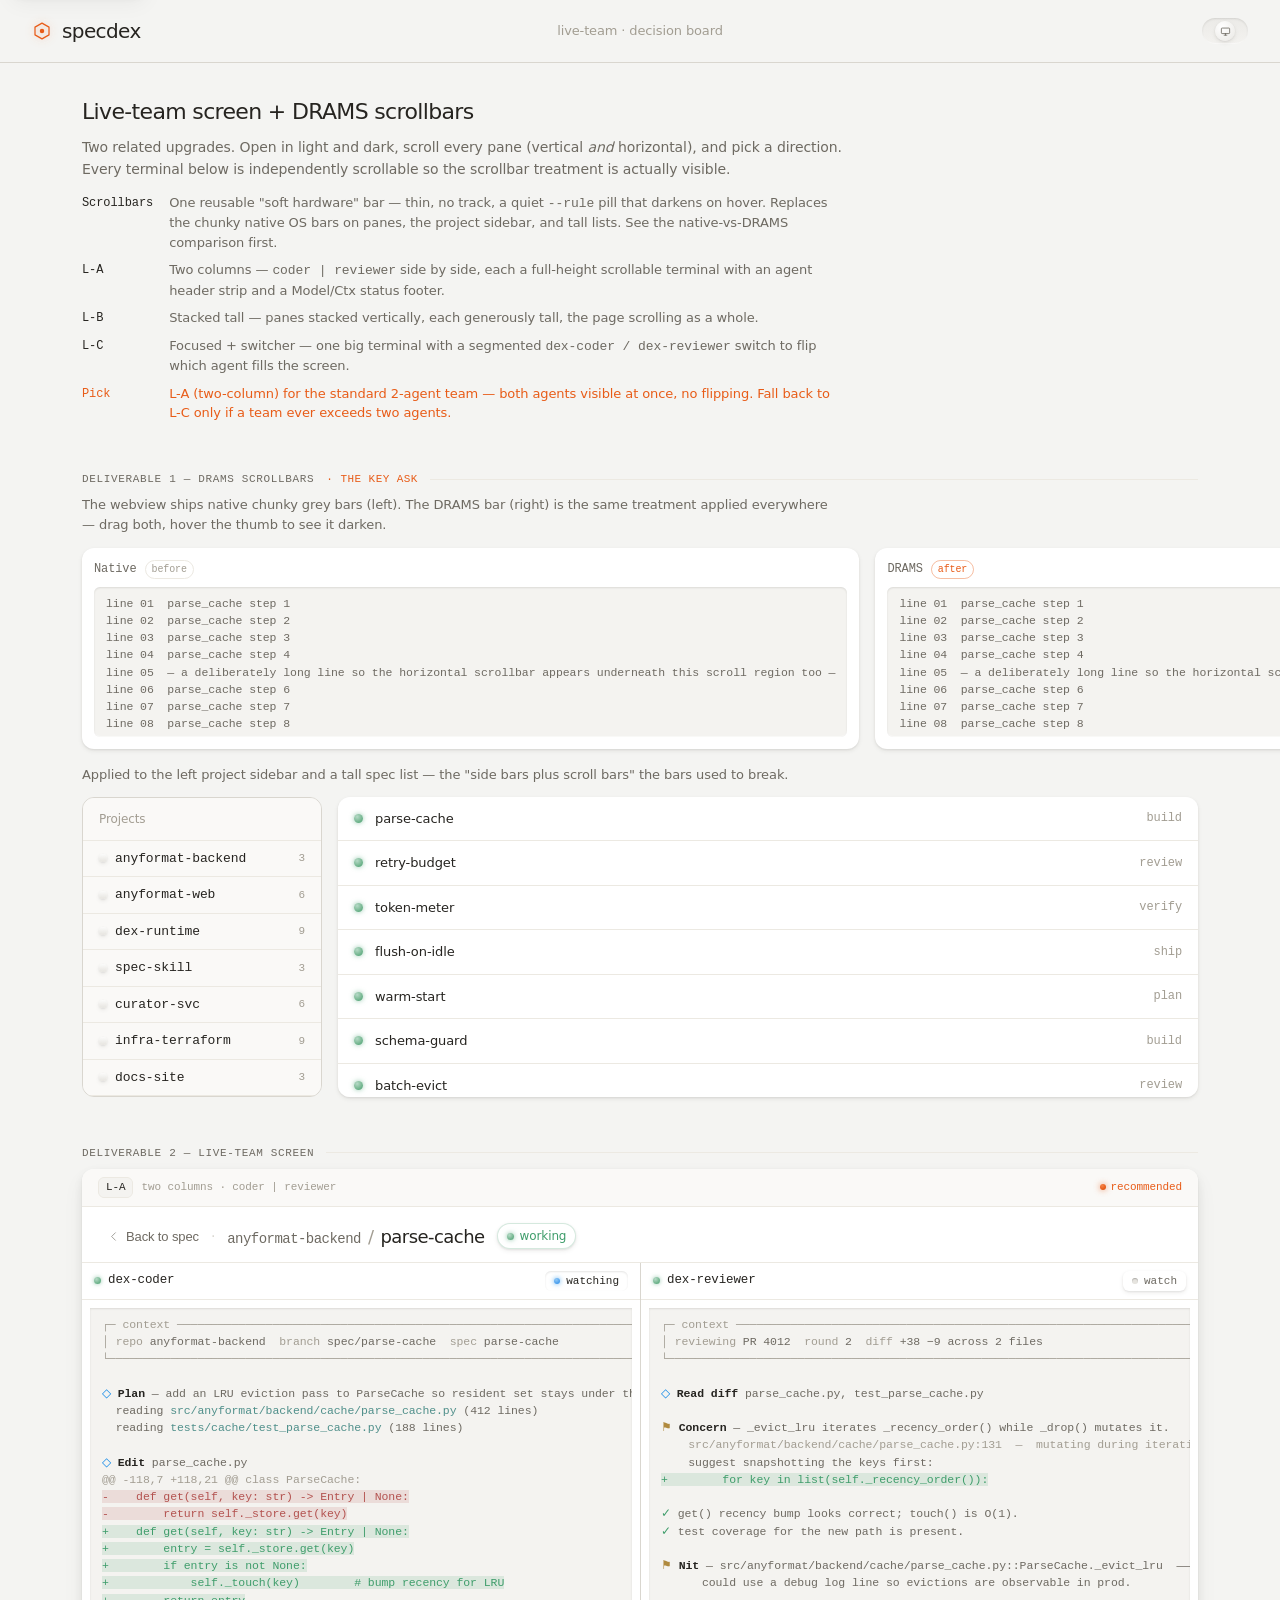
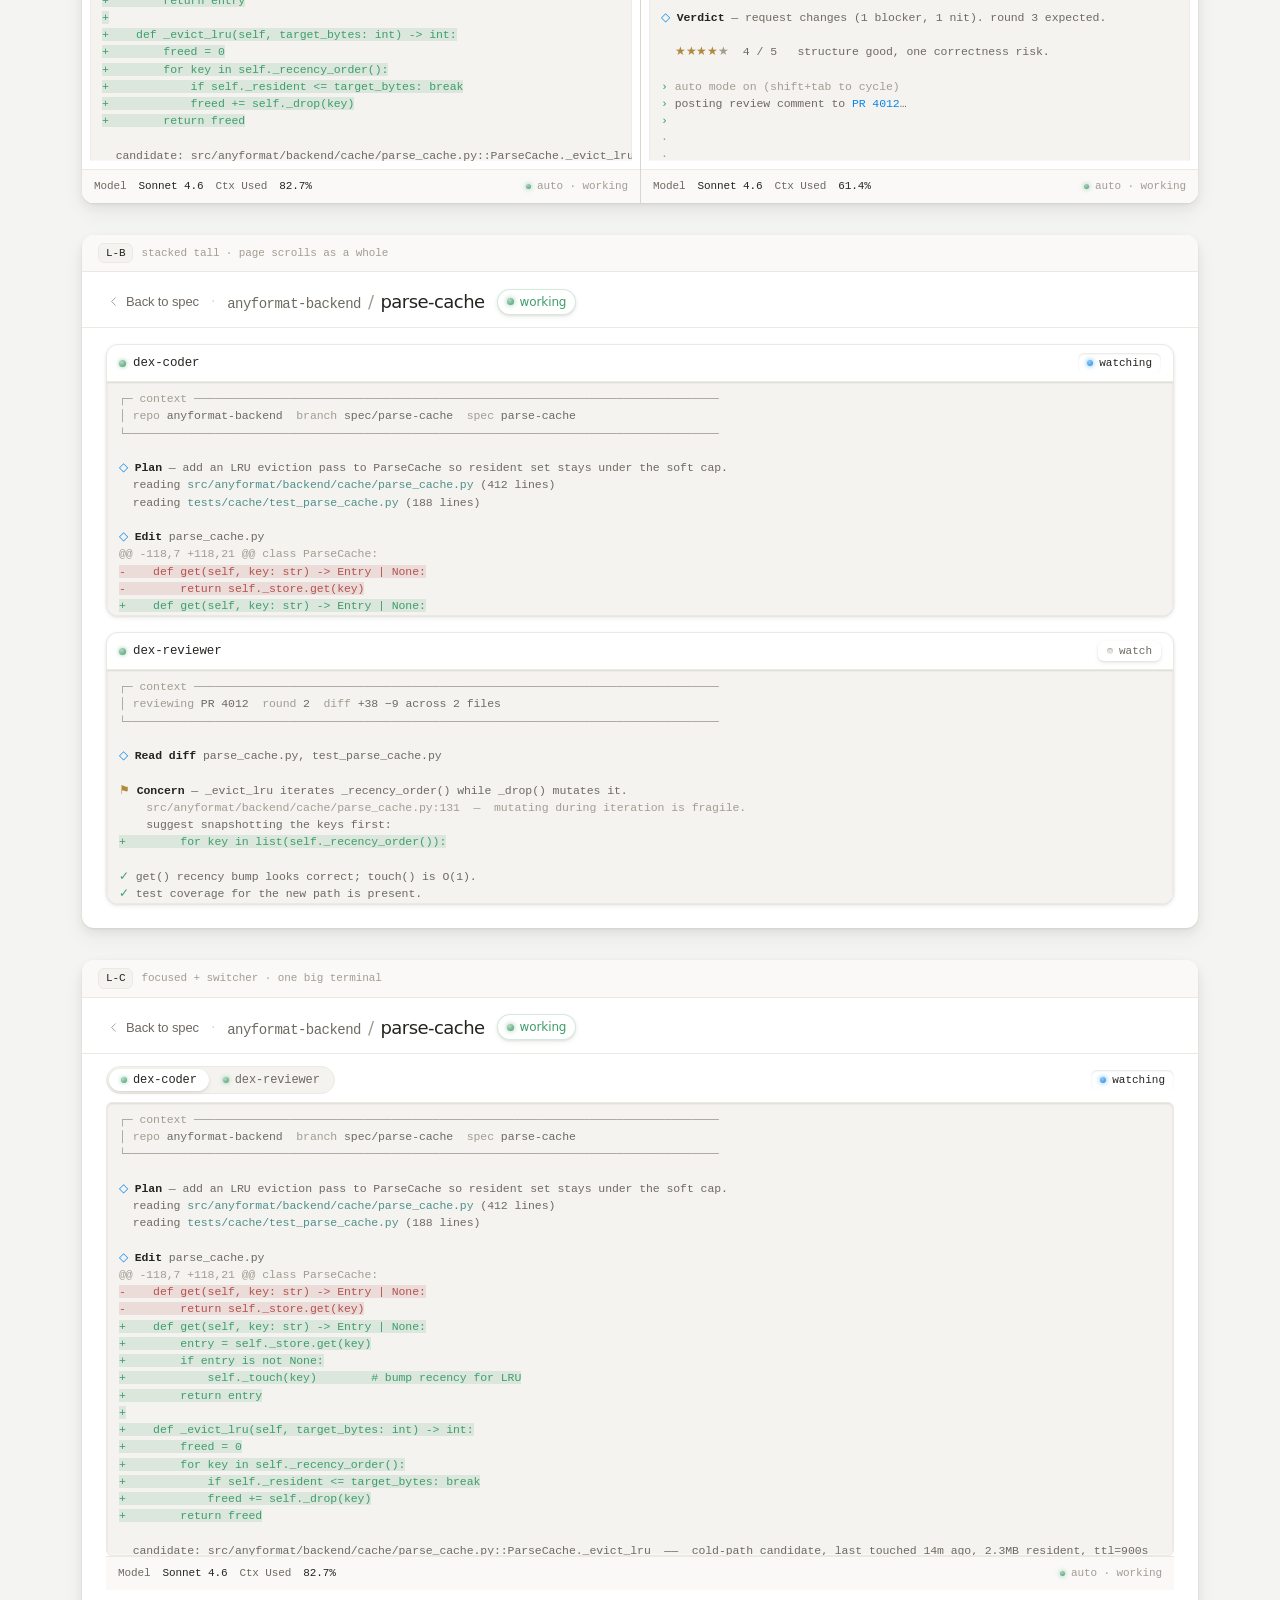
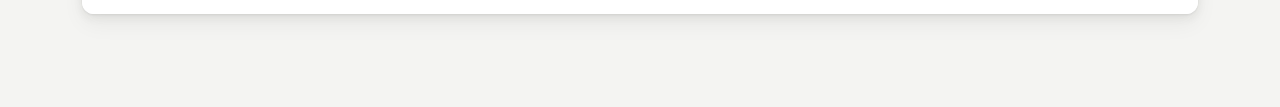
<file: apps/desktop/ui/mockups/live-team-screen.html>
<!DOCTYPE html>
<html lang="en">
<head>
  <meta charset="UTF-8" />
  <meta name="viewport" content="width=device-width, initial-scale=1.0" />
  <title>specdex — live-team decision board</title>
  <script>
    // Resolve theme before first paint — no flash. Cycle: system → light → dark.
    (function () {
      var s = localStorage.docTheme || 'system';
      if (s !== 'light' && s !== 'dark' && s !== 'system') s = 'system';
      var t = s === 'system'
        ? (matchMedia('(prefers-color-scheme: dark)').matches ? 'dark' : 'light')
        : s;
      document.documentElement.dataset.theme = t;
    })();
  </script>
  <style>
  /* ============================ tokens (mirror of style.css) ============================ */
  :root {
    --paper:#f4f4f2; --surface:#ffffff; --surface-2:#faf9f7; --sunk:#f4f3f0;
    --rule:#d9d6cf; --rule-soft:#ece9e2;
    --ink:#262420; --ink-muted:#6e6a62; --ink-faint:#a29d92;
    --accent:#0a86e8; --accent-fg:#ffffff; --accent-soft:#dbeefd;
    --ember:#e85c18; --ember-soft:#fbe6d9;
    --alive:#3f9d6b; --alive-soft:#e6f1ea;
    --idle:#8b8780; --idle-soft:#edebe6;
    --stale:#b08a3e; --stale-soft:#f5edda;
    --needs:var(--ember); --needs-soft:var(--ember-soft);
    --done:#7c7a72; --done-soft:#eceae5;

    --lift:0 1px 2px rgba(40,38,34,.08),0 4px 10px rgba(40,38,34,.07),0 10px 22px rgba(40,38,34,.05);
    --lift-1:0 1px 2px rgba(40,38,34,.09),0 2px 5px rgba(40,38,34,.07);
    --lift-hover:0 2px 4px rgba(40,38,34,.10),0 8px 18px rgba(40,38,34,.10),0 18px 40px rgba(40,38,34,.08);
    --press:inset 0 1px 2px rgba(40,38,34,.12),inset 0 -1px 1px rgba(255,255,255,.6);
    --well:#e6e4df;

    --font-sans:"Inter","Inter Variable",-apple-system,BlinkMacSystemFont,"Segoe UI",system-ui,sans-serif;
    --font-mono:ui-monospace,"SF Mono","JetBrains Mono",Menlo,Consolas,monospace;

    --s-1:4px; --s-2:8px; --s-3:12px; --s-4:16px; --s-5:24px; --s-6:32px; --s-7:48px; --s-8:64px;
    --r-card:12px; --r-pill:999px; --r-chip:6px;

    --ease:cubic-bezier(.4,.0,.2,1); --ease-soft:cubic-bezier(.25,.1,.25,1);
    --dur-fast:140ms; --dur:240ms; --dur-slow:420ms;

    /* zen terminal palette */
    --term-0:var(--ink-faint); --term-1:#b3524f; --term-2:var(--alive); --term-3:var(--stale);
    --term-4:var(--accent);    --term-5:#9a6a9a; --term-6:#4f8f8a;       --term-7:var(--ink);
    --term-8:var(--ink-muted);
  }
  :root[data-theme="dark"] {
    --paper:#181610; --surface:#211e17; --surface-2:#1b1812; --sunk:#14120d;
    --rule:#36322a; --rule-soft:#2a261f;
    --ink:#ece7da; --ink-muted:#a39c8c; --ink-faint:#6f695c;
    --accent:#4fa8ff; --accent-fg:#11151c; --accent-soft:#1c3a59;
    --ember:#ff6a2c; --ember-soft:#34200f;
    --alive:#5fc08a; --alive-soft:#1a2a20;
    --idle:#9a958a; --idle-soft:#26231b;
    --stale:#d3a85a; --stale-soft:#2f2818;
    --done:#9b968a; --done-soft:#262219;

    --lift:0 1px 2px rgba(0,0,0,.45),0 4px 10px rgba(0,0,0,.4),0 12px 26px rgba(0,0,0,.34);
    --lift-1:0 1px 2px rgba(0,0,0,.45),0 2px 6px rgba(0,0,0,.38);
    --lift-hover:0 2px 5px rgba(0,0,0,.5),0 10px 22px rgba(0,0,0,.45),0 22px 48px rgba(0,0,0,.4);
    --press:inset 0 1px 3px rgba(0,0,0,.5),inset 0 -1px 1px rgba(255,255,255,.04);
    --well:#100e09;

    --term-1:#d98a86; --term-5:#c79ac7; --term-6:#7fc0ba;
  }

  * { box-sizing:border-box; }
  [hidden] { display:none !important; }
  html,body { height:100%; }
  body {
    margin:0; background:var(--paper); color:var(--ink);
    font-family:var(--font-sans); font-size:14px; line-height:1.5; letter-spacing:-0.006em;
    -webkit-font-smoothing:antialiased; text-rendering:optimizeLegibility;
    transition:background var(--dur) var(--ease), color var(--dur) var(--ease);
  }
  h1,h2,h3 { margin:0; }

  /* ============================ DRAMS scrollbars (§6b) ============================ */
  /* Applied globally — soft hardware: thin, no track, a quiet pill thumb. */
  * { scrollbar-width:thin; scrollbar-color:var(--rule) transparent; }
  *::-webkit-scrollbar { width:9px; height:9px; }
  *::-webkit-scrollbar-track { background:transparent; }
  *::-webkit-scrollbar-thumb {
    background:var(--rule); border:2px solid transparent;
    border-radius:var(--r-pill); background-clip:padding-box;
  }
  *::-webkit-scrollbar-thumb:hover { background:var(--ink-faint); background-clip:padding-box; }
  *::-webkit-scrollbar-corner { background:transparent; }

  /* opt-out class to demo the native bars in the comparison only */
  .native-bars { scrollbar-width:auto; scrollbar-color:auto; }
  .native-bars::-webkit-scrollbar { width:16px; height:16px; }
  .native-bars::-webkit-scrollbar-track { background:#e9e7e2; }
  .native-bars::-webkit-scrollbar-thumb {
    background:#b9b6ae; border:3px solid #e9e7e2; border-radius:0; background-clip:padding-box;
  }
  :root[data-theme="dark"] .native-bars::-webkit-scrollbar-track { background:#2a2820; }
  :root[data-theme="dark"] .native-bars::-webkit-scrollbar-thumb { background:#4a463c; border-color:#2a2820; }

  /* ============================ topbar (mirror) ============================ */
  .topbar {
    display:grid; grid-template-columns:1fr auto 1fr; align-items:center;
    padding:var(--s-4) var(--s-6); border-bottom:1px solid var(--rule);
    background:color-mix(in srgb,var(--paper) 82%,transparent);
    backdrop-filter:saturate(1.05) blur(10px); position:sticky; top:0; z-index:10;
  }
  .brand { display:flex; align-items:center; gap:var(--s-2); text-decoration:none; color:inherit; }
  .brand-mark { display:inline-flex; width:20px; height:20px; margin-right:2px; color:var(--ember);
    filter:drop-shadow(0 0 4px color-mix(in srgb,var(--ember) 32%,transparent)); }
  .brand-mark svg { width:100%; height:100%; display:block; }
  .brand-name { font-size:20px; font-weight:500; letter-spacing:-0.03em; }
  .topbar-mid { font-size:13px; color:var(--ink-faint); letter-spacing:-0.01em; }
  .topbar-right { display:flex; align-items:center; gap:var(--s-3); justify-self:end; }

  /* soft theme toggle */
  .theme-toggle { border:none; background:none; padding:0; cursor:pointer; border-radius:var(--r-pill); }
  .theme-toggle:focus-visible { outline:2px solid var(--accent); outline-offset:3px; }
  .t-track { display:flex; align-items:center; position:relative; width:46px; height:26px;
    border-radius:var(--r-pill);
    background:linear-gradient(180deg,var(--track-a,#ebeae7),var(--track-b,#f3f2ef));
    box-shadow:var(--press); transition:background var(--dur) var(--ease-soft); }
  .t-knob { position:absolute; top:3px; left:3px; width:20px; height:20px; border-radius:50%;
    display:grid; place-items:center;
    background:radial-gradient(circle at 36% 30%,#ffffff,#efeeeb 72%,#e4e3df);
    box-shadow:var(--lift-1); transition:transform var(--dur) cubic-bezier(.34,1.4,.5,1); color:var(--ink-muted); }
  .t-knob svg { width:11px; height:11px; stroke:currentColor; fill:none; stroke-width:1.8; }
  .theme-toggle[data-state="light"] .t-knob { transform:translateX(0); }
  .theme-toggle[data-state="system"] .t-knob { transform:translateX(10px); }
  .theme-toggle[data-state="dark"] .t-knob { transform:translateX(20px); }
  .theme-toggle[data-state="dark"] .t-track {
    background:linear-gradient(180deg,color-mix(in srgb,var(--accent) 24%,#e9e8e5),color-mix(in srgb,var(--accent) 14%,#f1f0ed)); }
  :root[data-theme="dark"] .t-track { --track-a:#15130e; --track-b:#1d1a14; }
  :root[data-theme="dark"] .t-knob { background:radial-gradient(circle at 36% 30%,#45413a,#2f2c24 75%,#232019); }

  /* ============================ decision-board chrome ============================ */
  .board { max-width:1180px; margin:0 auto; padding:var(--s-6) var(--s-6) var(--s-8); }

  .board-intro { margin-bottom:var(--s-6); max-width:760px; }
  .board-intro h2 { font-size:22px; font-weight:540; letter-spacing:-0.03em; margin-bottom:var(--s-2); }
  .board-intro p { color:var(--ink-muted); font-size:14px; line-height:1.6; margin:0 0 var(--s-3); }
  .board-dl { display:grid; grid-template-columns:auto 1fr; gap:var(--s-2) var(--s-4); margin:0; }
  .board-dl dt { font-family:var(--font-mono); font-size:12px; color:var(--ink); font-weight:500;
    white-space:nowrap; padding-top:1px; }
  .board-dl dd { margin:0; font-size:13px; color:var(--ink-muted); line-height:1.5; }
  .board-dl .rec { color:var(--ember); font-weight:500; }

  .eyebrow {
    font-family:var(--font-mono); font-size:11px; font-weight:540; letter-spacing:.06em;
    text-transform:uppercase; color:var(--ink-muted); margin:var(--s-7) 0 var(--s-2);
    display:flex; align-items:center; gap:var(--s-3);
  }
  .eyebrow::after { content:""; flex:1; height:1px; background:var(--rule-soft); }
  .eyebrow .pick { color:var(--ember); letter-spacing:.04em; }

  .panel-note { font-size:13px; color:var(--ink-muted); margin:0 0 var(--s-3); max-width:760px; line-height:1.55; }

  /* the bordered "screen" frame each variant sits in, like a mini app window */
  .screen-frame {
    background:var(--surface); border-radius:var(--r-card); box-shadow:var(--lift);
    overflow:hidden; margin-bottom:var(--s-6);
  }
  .screen-label {
    display:flex; align-items:center; gap:var(--s-2);
    padding:var(--s-2) var(--s-4); border-bottom:1px solid var(--rule-soft);
    background:var(--surface-2);
    font-family:var(--font-mono); font-size:11px; color:var(--ink-faint); letter-spacing:-0.01em;
  }
  .screen-label .tag {
    font-weight:540; color:var(--ink); background:var(--sunk);
    border:1px solid var(--rule-soft); border-radius:var(--r-chip); padding:1px 7px;
  }
  .screen-label .recommend {
    margin-left:auto; color:var(--ember); font-weight:540;
    display:inline-flex; align-items:center; gap:5px;
  }
  .screen-label .recommend::before {
    content:""; width:6px; height:6px; border-radius:50%;
    background:radial-gradient(circle at 38% 30%,#f4844a,var(--ember) 60%,#cf4d10);
    box-shadow:0 0 6px color-mix(in srgb,var(--ember) 70%,transparent);
  }

  /* ============================ the live-team screen shell ============================ */
  .lt {
    --hue:var(--alive); --hue-soft:var(--alive-soft);
    display:flex; flex-direction:column;
  }
  .lt-head {
    display:flex; align-items:center; gap:var(--s-3); flex-wrap:wrap;
    padding:var(--s-4) var(--s-5) var(--s-3);
    border-bottom:1px solid var(--rule-soft);
  }
  .d-back {
    display:inline-flex; align-items:center; gap:5px; font-size:13px; letter-spacing:-0.01em;
    color:var(--ink-muted); background:none; border:none; padding:4px 0; cursor:pointer;
    transition:color var(--dur-fast) var(--ease);
  }
  .d-back:hover { color:var(--accent); }
  .d-back:focus-visible { outline:2px solid var(--accent); outline-offset:3px; border-radius:2px; }
  .d-back svg { width:15px; height:15px; stroke:currentColor; fill:none; }
  .lt-sep { color:var(--rule); }
  .lt-title { display:flex; align-items:baseline; gap:7px; font-size:18px; letter-spacing:-0.03em; }
  .lt-title .pj { color:var(--ink-muted); font-weight:400; font-family:var(--font-mono); font-size:14px; }
  .lt-title .sl { color:var(--ink-faint); font-weight:400; }
  .lt-title .nm { color:var(--ink); font-weight:540; }
  .lt-health {
    display:inline-flex; align-items:center; gap:6px; font-size:12px; font-weight:450;
    letter-spacing:-0.01em; color:var(--hue); background:var(--surface);
    box-shadow:var(--lift-1), inset 0 0 0 1px color-mix(in srgb,var(--hue) 22%,transparent);
    padding:4px 10px; border-radius:var(--r-pill);
  }
  .lt-dot {
    width:7px; height:7px; border-radius:var(--r-pill);
    background:radial-gradient(circle at 35% 30%,color-mix(in srgb,var(--hue) 38%,#fff),var(--hue));
    box-shadow:0 0 5px color-mix(in srgb,var(--hue) 60%,transparent);
    animation:working-pulse 2.8s var(--ease-soft) infinite;
  }
  @keyframes working-pulse {
    0%,100% { box-shadow:0 0 5px color-mix(in srgb,var(--alive) 60%,transparent); }
    50% { box-shadow:0 0 0 4px color-mix(in srgb,var(--alive) 22%,transparent),0 0 9px color-mix(in srgb,var(--alive) 50%,transparent); }
  }

  /* ---- per-agent terminal column ---- */
  .term-col {
    display:flex; flex-direction:column; min-width:0; min-height:0;
    background:var(--surface);
  }
  .term-strip {
    display:flex; align-items:center; gap:var(--s-2);
    padding:var(--s-2) var(--s-3);
    border-bottom:1px solid var(--rule-soft);
  }
  .term-agent {
    display:inline-flex; align-items:center; gap:7px;
    font-family:var(--font-mono); font-size:12.5px; font-weight:500; color:var(--ink);
    letter-spacing:-0.01em;
  }
  .agent-pip {
    width:7px; height:7px; border-radius:var(--r-pill); flex:none;
    background:radial-gradient(circle at 35% 30%,color-mix(in srgb,var(--alive) 38%,#fff),var(--alive));
    box-shadow:0 0 4px color-mix(in srgb,var(--alive) 55%,transparent);
  }
  .agent-pip.idle {
    background:transparent; border:1.5px solid var(--ink-faint); box-shadow:none;
  }
  /* quiet "watch" affordance — a small raised push-button */
  .watch-btn {
    margin-left:auto; display:inline-flex; align-items:center; gap:6px;
    font-family:var(--font-mono); font-size:11px; color:var(--ink-muted);
    background:var(--surface); border:none; box-shadow:var(--lift-1);
    border-radius:var(--r-chip); padding:4px 9px; cursor:pointer;
    transition:box-shadow var(--dur-fast) var(--ease), color var(--dur-fast) var(--ease), transform var(--dur-fast) var(--ease);
  }
  .watch-btn:hover { color:var(--ink); box-shadow:var(--lift); transform:translateY(-1px); }
  .watch-btn:active { box-shadow:var(--press); transform:translateY(1px); }
  .watch-btn:focus-visible { outline:2px solid var(--accent); outline-offset:2px; }
  .watch-btn .led {
    width:6px; height:6px; border-radius:50%; background:var(--well);
    box-shadow:inset 0 1px 1px rgba(0,0,0,.25);
  }
  .watch-btn.on { color:var(--ink); box-shadow:var(--press); }
  .watch-btn.on .led {
    background:radial-gradient(circle at 38% 30%,color-mix(in srgb,var(--accent) 45%,#fff),var(--accent));
    box-shadow:0 0 5px color-mix(in srgb,var(--accent) 65%,transparent);
  }

  /* ---- the terminal pane (zen palette + drams scrollbars) ---- */
  .term-pane {
    margin:0; flex:1 1 auto; min-height:0;
    font-family:var(--font-mono); font-size:11.5px; line-height:1.5;
    color:var(--ink-muted); white-space:pre;
    background:var(--sunk); border:1px solid var(--rule-soft);
    box-shadow:var(--press); padding:var(--s-2) var(--s-3); overflow:auto;
  }
  /* zen ANSI spans */
  .term-pane .t0 { color:var(--term-0); } .term-pane .t1 { color:var(--term-1); }
  .term-pane .t2 { color:var(--term-2); } .term-pane .t3 { color:var(--term-3); }
  .term-pane .t4 { color:var(--term-4); } .term-pane .t5 { color:var(--term-5); }
  .term-pane .t6 { color:var(--term-6); } .term-pane .t7 { color:var(--term-7); }
  .term-pane .t8 { color:var(--term-8); }
  .term-pane .dim { color:var(--ink-faint); }
  .term-pane .bold { font-weight:600; color:var(--ink); }
  /* ANSI backgrounds render as a 14% color-mix WASH, never a solid fill */
  .term-pane .add { color:var(--term-2); background:color-mix(in srgb,var(--term-2) 14%,transparent); }
  .term-pane .del { color:var(--term-1); background:color-mix(in srgb,var(--term-1) 14%,transparent); }
  .term-pane .caret { color:var(--term-2); }

  /* the Model/Ctx status footer bar per column */
  .term-foot {
    display:flex; align-items:center; gap:var(--s-3); flex-wrap:wrap;
    padding:var(--s-2) var(--s-3);
    border-top:1px solid var(--rule-soft); background:var(--surface-2);
    font-family:var(--font-mono); font-size:11px; color:var(--ink-faint); letter-spacing:-0.01em;
  }
  .term-foot .k { color:var(--ink-muted); }
  .term-foot .v { color:var(--ink); font-variant-numeric:tabular-nums; }
  .term-foot .auto { margin-left:auto; display:inline-flex; align-items:center; gap:6px; }
  .term-foot .auto .led {
    width:5px; height:5px; border-radius:50%;
    background:radial-gradient(circle at 38% 30%,color-mix(in srgb,var(--alive) 45%,#fff),var(--alive));
    box-shadow:0 0 5px color-mix(in srgb,var(--alive) 60%,transparent);
  }

  /* ===== L-A two columns ===== */
  .lt-cols {
    display:grid; grid-template-columns:1fr 1fr; gap:0;
    height:540px; min-height:0;
  }
  .lt-cols .term-col + .term-col { border-left:1px solid var(--rule); }
  .lt-cols .term-pane { border:none; box-shadow:var(--press); border-radius:0; margin:var(--s-2); }

  /* ===== L-B stacked tall ===== */
  .lt-stack {
    display:flex; flex-direction:column; gap:var(--s-4);
    padding:var(--s-4) var(--s-5) var(--s-5);
    max-height:600px; overflow-y:auto;
  }
  .lt-stack .term-col {
    border:1px solid var(--rule-soft); border-radius:var(--r-card); overflow:hidden;
    box-shadow:var(--lift-1);
  }
  .lt-stack .term-pane { height:260px; flex:none; border:none; border-radius:0; }

  /* ===== L-C focused + switcher ===== */
  .lt-focus { display:flex; flex-direction:column; height:560px; min-height:0; }
  .lt-switch-row {
    display:flex; align-items:center; gap:var(--s-3);
    padding:var(--s-3) var(--s-5) var(--s-2);
  }
  .lt-switch {
    display:inline-flex; gap:2px; padding:2px;
    background:var(--sunk); border:1px solid var(--rule-soft); border-radius:var(--r-pill);
  }
  .lt-switch button {
    appearance:none; border:none; background:none; cursor:pointer;
    display:inline-flex; align-items:center; gap:6px;
    padding:4px 12px; font-family:var(--font-mono); font-size:12px; font-weight:450;
    letter-spacing:-0.01em; color:var(--ink-muted); border-radius:var(--r-pill);
    transition:color var(--dur-fast) var(--ease), background var(--dur-fast) var(--ease);
  }
  .lt-switch button:hover { color:var(--ink); }
  .lt-switch button[aria-pressed="true"] { color:var(--ink); background:var(--surface); box-shadow:var(--lift-1); }
  .lt-switch button:focus-visible { outline:2px solid var(--accent); outline-offset:2px; }
  .lt-switch .pip {
    width:6px; height:6px; border-radius:50%;
    background:radial-gradient(circle at 35% 30%,color-mix(in srgb,var(--alive) 38%,#fff),var(--alive));
    box-shadow:0 0 4px color-mix(in srgb,var(--alive) 55%,transparent);
  }
  .lt-switch .pip.idle { background:transparent; border:1.5px solid var(--ink-faint); box-shadow:none; }
  .lt-focus .term-col { flex:1 1 auto; padding:0 var(--s-5) var(--s-5); }
  .lt-focus .term-pane { border-radius:var(--r-chip); }

  /* ============================ scrollbar comparison ============================ */
  .compare {
    display:grid; grid-template-columns:1fr 1fr; gap:var(--s-4);
    margin-bottom:var(--s-4);
  }
  .compare-card {
    background:var(--surface); border-radius:var(--r-card); box-shadow:var(--lift-1);
    padding:var(--s-3); display:flex; flex-direction:column; gap:var(--s-2);
  }
  .compare-card h3 {
    font-size:12px; font-family:var(--font-mono); color:var(--ink-muted); font-weight:500;
    letter-spacing:-0.01em; display:flex; align-items:center; gap:var(--s-2);
  }
  .compare-card h3 .badge {
    font-size:10px; padding:1px 6px; border-radius:var(--r-pill);
    border:1px solid var(--rule-soft); color:var(--ink-faint);
  }
  .compare-card.good h3 .badge { color:var(--ember); border-color:color-mix(in srgb,var(--ember) 40%,transparent); }
  .compare-box {
    height:150px; overflow:auto; white-space:pre;
    font-family:var(--font-mono); font-size:11.5px; line-height:1.5; color:var(--ink-muted);
    background:var(--sunk); border-radius:var(--r-chip); box-shadow:var(--press);
    padding:var(--s-2) var(--s-3);
  }

  /* sidebar + tall-list demo (the "side bars plus scroll bars" callout) */
  .demo-row { display:grid; grid-template-columns:240px 1fr; gap:var(--s-4); margin-bottom:var(--s-4); }
  .demo-sidebar {
    height:300px; overflow-y:auto;
    background:var(--surface-2); border:1px solid var(--rule); border-radius:var(--r-card);
    padding:var(--s-3) 0;
  }
  .demo-sb-head { font-size:12px; color:var(--ink-faint); padding:0 var(--s-4) var(--s-3); letter-spacing:-0.01em; }
  .demo-proj {
    display:flex; align-items:center; gap:var(--s-2); padding:var(--s-2) var(--s-4);
    font-family:var(--font-mono); font-size:13px; color:var(--ink); cursor:pointer;
    border-top:1px solid var(--rule-soft);
    transition:background var(--dur-fast) var(--ease), color var(--dur-fast) var(--ease);
  }
  .demo-proj:hover { background:var(--surface); color:var(--accent); }
  .demo-proj .led { width:8px; height:8px; border-radius:50%;
    background:linear-gradient(180deg,#fbfbfa,#e6e4df); box-shadow:var(--lift-1); flex:none; }
  :root[data-theme="dark"] .demo-proj .led { background:linear-gradient(180deg,#2c2920,#1b1813); }
  .demo-proj .ct { margin-left:auto; font-size:11px; color:var(--ink-faint); }
  .demo-list {
    height:300px; overflow-y:auto;
    background:var(--surface); border-radius:var(--r-card); box-shadow:var(--lift-1);
  }
  .demo-li {
    display:flex; align-items:center; gap:var(--s-3); padding:var(--s-3) var(--s-4);
    border-bottom:1px solid var(--rule-soft); font-size:13px;
  }
  .demo-li:last-child { border-bottom:none; }
  .demo-li .ldot { width:9px; height:9px; border-radius:50%;
    background:radial-gradient(circle at 35% 30%,color-mix(in srgb,var(--alive) 38%,#fff),var(--alive));
    box-shadow:0 0 5px color-mix(in srgb,var(--alive) 55%,transparent); flex:none; }
  .demo-li .nm { font-weight:500; }
  .demo-li .ph { margin-left:auto; color:var(--ink-faint); font-family:var(--font-mono); font-size:12px; }

  @media (max-width:880px) {
    .lt-cols { grid-template-columns:1fr; height:auto; }
    .lt-cols .term-col { height:380px; }
    .lt-cols .term-col + .term-col { border-left:none; border-top:1px solid var(--rule); }
    .compare, .demo-row { grid-template-columns:1fr; }
  }
  @media (max-width:480px) {
    .board { padding:var(--s-4) var(--s-4) var(--s-7); }
    .board-dl { grid-template-columns:1fr; gap:var(--s-1) 0; }
    .board-dl dd { margin-bottom:var(--s-2); }
  }

  @media (prefers-reduced-motion:reduce) {
    *,*::before,*::after { animation-duration:.001ms !important; animation-iteration-count:1 !important;
      transition-duration:.001ms !important; }
  }

  /* skip link */
  .skip {
    position:absolute; left:var(--s-3); top:-44px; z-index:50;
    background:var(--surface); color:var(--ink); padding:8px 14px; border-radius:var(--r-chip);
    box-shadow:var(--lift); transition:top var(--dur-fast) var(--ease);
  }
  .skip:focus { top:var(--s-3); }
  </style>
</head>
<body>
  <a class="skip" href="#main">Skip to content</a>

  <header class="topbar">
    <a class="brand" href="#" aria-label="specdex">
      <span class="brand-mark" aria-hidden="true">
        <svg viewBox="0 0 24 24"><path class="bm-hex" d="M12 2.6 20.4 7.3v9.4L12 21.4 3.6 16.7V7.3z"
          fill="none" stroke="currentColor" stroke-width="1.5" stroke-linejoin="round"/>
          <circle cx="12" cy="12" r="2.7" fill="currentColor"/></svg>
      </span>
      <h1 class="brand-name">specdex</h1>
    </a>
    <span class="topbar-mid">live-team · decision board</span>
    <div class="topbar-right">
      <button class="theme-toggle" id="theme-toggle" type="button"
              data-state="system" aria-label="Theme: system" title="Theme: system">
        <span class="t-track" aria-hidden="true"><span class="t-knob" id="t-knob"></span></span>
      </button>
    </div>
  </header>

  <main class="board" id="main">
    <section class="board-intro">
      <h2>Live-team screen + DRAMS scrollbars</h2>
      <p>Two related upgrades. Open in light and dark, scroll every pane (vertical
      <em>and</em> horizontal), and pick a direction. Every terminal below is independently
      scrollable so the scrollbar treatment is actually visible.</p>
      <dl class="board-dl">
        <dt>Scrollbars</dt>
        <dd>One reusable "soft hardware" bar — thin, no track, a quiet <code>--rule</code>
          pill that darkens on hover. Replaces the chunky native OS bars on panes,
          the project sidebar, and tall lists. See the native-vs-DRAMS comparison first.</dd>
        <dt>L-A</dt>
        <dd>Two columns — <code>coder | reviewer</code> side by side, each a full-height
          scrollable terminal with an agent header strip and a Model/Ctx status footer.</dd>
        <dt>L-B</dt>
        <dd>Stacked tall — panes stacked vertically, each generously tall, the page
          scrolling as a whole.</dd>
        <dt>L-C</dt>
        <dd>Focused + switcher — one big terminal with a segmented
          <code>dex-coder / dex-reviewer</code> switch to flip which agent fills the screen.</dd>
        <dt class="rec">Pick</dt>
        <dd class="rec">L-A (two-column) for the standard 2-agent team — both agents visible
          at once, no flipping. Fall back to L-C only if a team ever exceeds two agents.</dd>
      </dl>
    </section>

    <!-- ============ DELIVERABLE 1: scrollbars ============ -->
    <div class="eyebrow">Deliverable 1 — DRAMS scrollbars <span class="pick">· the key ask</span></div>
    <p class="panel-note">The webview ships native chunky grey bars (left). The DRAMS bar (right)
    is the same treatment applied everywhere — drag both, hover the thumb to see it darken.</p>

    <div class="compare">
      <div class="compare-card">
        <h3>Native <span class="badge">before</span></h3>
        <div class="compare-box native-bars" id="cmp-native"></div>
      </div>
      <div class="compare-card good">
        <h3>DRAMS <span class="badge">after</span></h3>
        <div class="compare-box" id="cmp-drams"></div>
      </div>
    </div>

    <p class="panel-note">Applied to the left project sidebar and a tall spec list — the
    "side bars plus scroll bars" the bars used to break.</p>
    <div class="demo-row">
      <aside class="demo-sidebar" aria-label="Projects (scroll demo)">
        <div class="demo-sb-head">Projects</div>
        <div id="demo-projects"></div>
      </aside>
      <div class="demo-list" id="demo-list" aria-label="Specs (scroll demo)"></div>
    </div>

    <!-- ============ DELIVERABLE 2: live-team layouts ============ -->
    <div class="eyebrow">Deliverable 2 — live-team screen</div>

    <!-- L-A -->
    <div class="screen-frame">
      <div class="screen-label">
        <span class="tag">L-A</span> two columns · coder | reviewer
        <span class="recommend">recommended</span>
      </div>
      <div class="lt" data-health="alive">
        <div class="lt-head">
          <button class="d-back" type="button">
            <svg viewBox="0 0 24 24"><path d="M15 18l-6-6 6-6" stroke-linecap="round" stroke-linejoin="round"/></svg>
            Back to spec
          </button>
          <span class="lt-sep">·</span>
          <span class="lt-title"><span class="pj">anyformat-backend</span><span class="sl">/</span><span class="nm">parse-cache</span></span>
          <span class="lt-health"><span class="lt-dot"></span>working</span>
        </div>
        <div class="lt-cols">
          <div class="term-col">
            <div class="term-strip">
              <span class="term-agent"><span class="agent-pip"></span>dex-coder</span>
              <button class="watch-btn on" type="button" aria-pressed="true"><span class="led"></span>watching</button>
            </div>
            <pre class="term-pane" id="la-coder"></pre>
            <div class="term-foot" id="la-coder-foot"></div>
          </div>
          <div class="term-col">
            <div class="term-strip">
              <span class="term-agent"><span class="agent-pip"></span>dex-reviewer</span>
              <button class="watch-btn" type="button" aria-pressed="false"><span class="led"></span>watch</button>
            </div>
            <pre class="term-pane" id="la-reviewer"></pre>
            <div class="term-foot" id="la-reviewer-foot"></div>
          </div>
        </div>
      </div>
    </div>

    <!-- L-B -->
    <div class="screen-frame">
      <div class="screen-label">
        <span class="tag">L-B</span> stacked tall · page scrolls as a whole
      </div>
      <div class="lt" data-health="alive">
        <div class="lt-head">
          <button class="d-back" type="button">
            <svg viewBox="0 0 24 24"><path d="M15 18l-6-6 6-6" stroke-linecap="round" stroke-linejoin="round"/></svg>
            Back to spec
          </button>
          <span class="lt-sep">·</span>
          <span class="lt-title"><span class="pj">anyformat-backend</span><span class="sl">/</span><span class="nm">parse-cache</span></span>
          <span class="lt-health"><span class="lt-dot"></span>working</span>
        </div>
        <div class="lt-stack">
          <div class="term-col">
            <div class="term-strip">
              <span class="term-agent"><span class="agent-pip"></span>dex-coder</span>
              <button class="watch-btn on" type="button" aria-pressed="true"><span class="led"></span>watching</button>
            </div>
            <pre class="term-pane" id="lb-coder"></pre>
            <div class="term-foot" id="lb-coder-foot"></div>
          </div>
          <div class="term-col">
            <div class="term-strip">
              <span class="term-agent"><span class="agent-pip"></span>dex-reviewer</span>
              <button class="watch-btn" type="button" aria-pressed="false"><span class="led"></span>watch</button>
            </div>
            <pre class="term-pane" id="lb-reviewer"></pre>
            <div class="term-foot" id="lb-reviewer-foot"></div>
          </div>
        </div>
      </div>
    </div>

    <!-- L-C -->
    <div class="screen-frame">
      <div class="screen-label">
        <span class="tag">L-C</span> focused + switcher · one big terminal
      </div>
      <div class="lt" data-health="alive">
        <div class="lt-head">
          <button class="d-back" type="button">
            <svg viewBox="0 0 24 24"><path d="M15 18l-6-6 6-6" stroke-linecap="round" stroke-linejoin="round"/></svg>
            Back to spec
          </button>
          <span class="lt-sep">·</span>
          <span class="lt-title"><span class="pj">anyformat-backend</span><span class="sl">/</span><span class="nm">parse-cache</span></span>
          <span class="lt-health"><span class="lt-dot"></span>working</span>
        </div>
        <div class="lt-focus">
          <div class="lt-switch-row">
            <div class="lt-switch" role="group" aria-label="Agent">
              <button type="button" data-agent="coder" aria-pressed="true"><span class="pip"></span>dex-coder</button>
              <button type="button" data-agent="reviewer" aria-pressed="false"><span class="pip"></span>dex-reviewer</button>
            </div>
            <button class="watch-btn on" type="button" aria-pressed="true"><span class="led"></span>watching</button>
          </div>
          <div class="term-col">
            <pre class="term-pane" id="lc-pane"></pre>
            <div class="term-foot" id="lc-foot"></div>
          </div>
        </div>
      </div>
    </div>
  </main>

  <script>
  // ============================ 3-state theme toggle ============================
  (function () {
    var btn = document.getElementById('theme-toggle');
    var knob = document.getElementById('t-knob');
    var ICON = {
      light: '<svg viewBox="0 0 24 24"><circle cx="12" cy="12" r="4.2"/><path d="M12 2.5v2M12 19.5v2M4.6 4.6l1.4 1.4M18 18l1.4 1.4M2.5 12h2M19.5 12h2M4.6 19.4 6 18M18 6l1.4-1.4" stroke-linecap="round"/></svg>',
      dark: '<svg viewBox="0 0 24 24"><path d="M20 14.5A8 8 0 1 1 9.5 4 6.3 6.3 0 0 0 20 14.5Z" stroke-linejoin="round"/></svg>',
      system: '<svg viewBox="0 0 24 24"><rect x="3" y="4.5" width="18" height="12" rx="1.6"/><path d="M9 20h6M12 16.5V20" stroke-linecap="round"/></svg>'
    };
    function resolved(state) {
      return state === 'system'
        ? (matchMedia('(prefers-color-scheme: dark)').matches ? 'dark' : 'light')
        : state;
    }
    function apply(state) {
      document.documentElement.dataset.theme = resolved(state);
      btn.dataset.state = state;
      btn.setAttribute('aria-label', 'Theme: ' + state);
      btn.title = 'Theme: ' + state;
      knob.innerHTML = ICON[state];
      localStorage.docTheme = state;
    }
    var state = localStorage.docTheme || 'system';
    if (['light','dark','system'].indexOf(state) === -1) state = 'system';
    apply(state);
    btn.addEventListener('click', function () {
      var order = ['system','light','dark'];
      apply(order[(order.indexOf(btn.dataset.state) + 1) % 3]);
    });
    matchMedia('(prefers-color-scheme: dark)').addEventListener('change', function () {
      if (btn.dataset.state === 'system') apply('system');
    });
  })();

  // ============================ sample terminal content ============================
  // Tiny ANSI-ish builder: tokens are objects -> spans with the zen palette classes.
  function L(parts) { return parts; }      // a line = array of [cls, text]
  function render(lines) {
    return lines.map(function (line) {
      return line.map(function (seg) {
        var cls = seg[0], txt = seg[1];
        var e = document.createElement('span');
        if (cls) e.className = cls;
        e.textContent = txt;
        return e.outerHTML;
      }).join('');
    }).join('\n');
  }

  // a long line (forces horizontal scroll) reused in both panes
  var LONG_PATH = 'src/anyformat/backend/cache/parse_cache.py::ParseCache._evict_lru  ——  cold-path candidate, last touched 14m ago, 2.3MB resident, ttl=900s';

  var coderLines = [
    [['dim','┌─ context ─────────────────────────────────────────────────────────────────────────────']],
    [['dim','│ repo '],['t8','anyformat-backend'],['dim','  branch '],['t8','spec/parse-cache'],['dim','  spec '],['t8','parse-cache']],
    [['dim','└───────────────────────────────────────────────────────────────────────────────────────']],
    [['','']],
    [['t4','◇ '],['bold','Plan'],['',' — add an LRU eviction pass to ParseCache so resident set stays under the soft cap.']],
    [['','  reading '],['t6','src/anyformat/backend/cache/parse_cache.py'],['',' (412 lines)']],
    [['','  reading '],['t6','tests/cache/test_parse_cache.py'],['',' (188 lines)']],
    [['','']],
    [['t4','◇ '],['bold','Edit'],['',' parse_cache.py']],
    [['dim','@@ -118,7 +118,21 @@ class ParseCache:']],
    [['del','-    def get(self, key: str) -> Entry | None:']],
    [['del','-        return self._store.get(key)']],
    [['add','+    def get(self, key: str) -> Entry | None:']],
    [['add','+        entry = self._store.get(key)']],
    [['add','+        if entry is not None:']],
    [['add','+            self._touch(key)        # bump recency for LRU']],
    [['add','+        return entry']],
    [['add','+']],
    [['add','+    def _evict_lru(self, target_bytes: int) -> int:']],
    [['add','+        freed = 0']],
    [['add','+        for key in self._recency_order():']],
    [['add','+            if self._resident <= target_bytes: break']],
    [['add','+            freed += self._drop(key)']],
    [['add','+        return freed']],
    [['','']],
    [['','  candidate: '],['t8',LONG_PATH]],
    [['','']],
    [['t4','◇ '],['bold','Run'],['',' pytest tests/cache/test_parse_cache.py -q']],
    [['t2','  ........................'],['dim','  24 passed']],
    [['t3','  ! '],['','1 slow test  (test_evict_under_pressure  1.8s)']],
    [['','']],
    [['t2','✓ '],['','eviction pass added; resident set holds at '],['t2','41.2MB'],['',' / 48MB cap.']],
    [['','']],
    [['caret','› '],['dim','auto mode on (shift+tab to cycle)']],
    [['caret','› '],['','wiring _evict_lru into the put() hot path…']],
    [['caret','› ']],
  ];

  var reviewerLines = [
    [['dim','┌─ context ─────────────────────────────────────────────────────────────────────────────']],
    [['dim','│ reviewing '],['t8','PR 4012'],['dim','  round '],['t8','2'],['dim','  diff '],['t8','+38 −9 across 2 files']],
    [['dim','└───────────────────────────────────────────────────────────────────────────────────────']],
    [['','']],
    [['t4','◇ '],['bold','Read diff'],['',' parse_cache.py, test_parse_cache.py']],
    [['','']],
    [['t3','⚑ '],['bold','Concern'],['',' — _evict_lru iterates _recency_order() while _drop() mutates it.']],
    [['dim','    src/anyformat/backend/cache/parse_cache.py:131  —  mutating during iteration is fragile.']],
    [['','    suggest snapshotting the keys first:']],
    [['add','+        for key in list(self._recency_order()):']],
    [['','']],
    [['t2','✓ '],['','get() recency bump looks correct; touch() is O(1).']],
    [['t2','✓ '],['','test coverage for the new path is present.']],
    [['','']],
    [['t3','⚑ '],['bold','Nit'],['',' — '],['t8',LONG_PATH]],
    [['','      could use a debug log line so evictions are observable in prod.']],
    [['','']],
    [['t4','◇ '],['bold','Verdict'],['',' — request changes (1 blocker, 1 nit). round 3 expected.']],
    [['','']],
    [['','  '],['t3','★★★★'],['dim','★'],['','  4 / 5   structure good, one correctness risk.']],
    [['','']],
    [['caret','› '],['dim','auto mode on (shift+tab to cycle)']],
    [['caret','› '],['','posting review comment to '],['t4','PR 4012'],['','…']],
    [['caret','› ']],
  ];

  // pad to guarantee vertical scroll in tighter panes
  function pad(lines, n) {
    var out = lines.slice();
    for (var i = out.length; i < n; i++) out.push([['dim','· ']]);
    return out;
  }

  function foot(host, model, ctx, working) {
    host.innerHTML =
      '<span class="k">Model</span> <span class="v">' + model + '</span>' +
      '<span class="k">Ctx&nbsp;Used</span> <span class="v">' + ctx + '</span>' +
      '<span class="auto"><span class="led"></span>' + (working ? 'auto · working' : 'auto · idle') + '</span>';
  }

  function fill(id, footId, lines, model, ctx, n) {
    var pane = document.getElementById(id);
    if (pane) pane.innerHTML = render(n ? pad(lines, n) : lines);
    var f = document.getElementById(footId);
    if (f) foot(f, model, ctx, true);
  }

  // L-A — full-height columns
  fill('la-coder', 'la-coder-foot', coderLines, 'Sonnet 4.6', '82.7%', 44);
  fill('la-reviewer', 'la-reviewer-foot', reviewerLines, 'Sonnet 4.6', '61.4%', 44);
  // L-B — generously tall stacked
  fill('lb-coder', 'lb-coder-foot', coderLines, 'Sonnet 4.6', '82.7%', 40);
  fill('lb-reviewer', 'lb-reviewer-foot', reviewerLines, 'Sonnet 4.6', '61.4%', 40);
  // L-C — focused, starts on coder
  var lcState = { coder: { lines: coderLines, ctx: '82.7%' }, reviewer: { lines: reviewerLines, ctx: '61.4%' } };
  function showFocus(agent) {
    fill('lc-pane', 'lc-foot', lcState[agent].lines, 'Sonnet 4.6', lcState[agent].ctx, 46);
  }
  showFocus('coder');

  // L-C switcher
  document.querySelectorAll('.lt-switch button').forEach(function (b) {
    b.addEventListener('click', function () {
      document.querySelectorAll('.lt-switch button').forEach(function (x) { x.setAttribute('aria-pressed', 'false'); });
      b.setAttribute('aria-pressed', 'true');
      showFocus(b.dataset.agent);
    });
  });

  // watch toggles (cosmetic)
  document.querySelectorAll('.watch-btn').forEach(function (b) {
    b.addEventListener('click', function () {
      var on = b.classList.toggle('on');
      b.setAttribute('aria-pressed', String(on));
      var led = b.querySelector('.led');
      b.childNodes.forEach && b.childNodes.forEach(function () {});
      b.lastChild.textContent = on ? 'watching' : 'watch';
    });
  });

  // ============ scrollbar comparison content ============
  var cmpLines = [];
  for (var i = 1; i <= 40; i++) {
    cmpLines.push('line ' + String(i).padStart(2, '0') + '  ' +
      (i % 5 === 0 ? '— a deliberately long line so the horizontal scrollbar appears underneath this scroll region too —' : 'parse_cache step ' + i));
  }
  document.getElementById('cmp-native').textContent = cmpLines.join('\n');
  document.getElementById('cmp-drams').textContent = cmpLines.join('\n');

  // ============ sidebar + list demo ============
  var projects = ['anyformat-backend','anyformat-web','dex-runtime','spec-skill','curator-svc','infra-terraform','docs-site','sandbox-playground','telemetry-pipe','auth-gateway'];
  document.getElementById('demo-projects').innerHTML = projects.map(function (p, i) {
    return '<div class="demo-proj"><span class="led"></span>' + p + '<span class="ct">' + ((i * 3 + 2) % 9 + 1) + '</span></div>';
  }).join('');

  var specs = ['parse-cache','retry-budget','token-meter','flush-on-idle','warm-start','schema-guard','batch-evict','cold-path-probe','ttl-sweep','lru-order','soft-cap','resident-cap','hot-key-bias','drain-hook','spill-to-disk'];
  var phases = ['build','review','verify','ship','plan'];
  document.getElementById('demo-list').innerHTML = specs.map(function (s, i) {
    return '<div class="demo-li"><span class="ldot"></span><span class="nm">' + s + '</span><span class="ph">' + phases[i % phases.length] + '</span></div>';
  }).join('');
  </script>
</body>
</html>
</file>
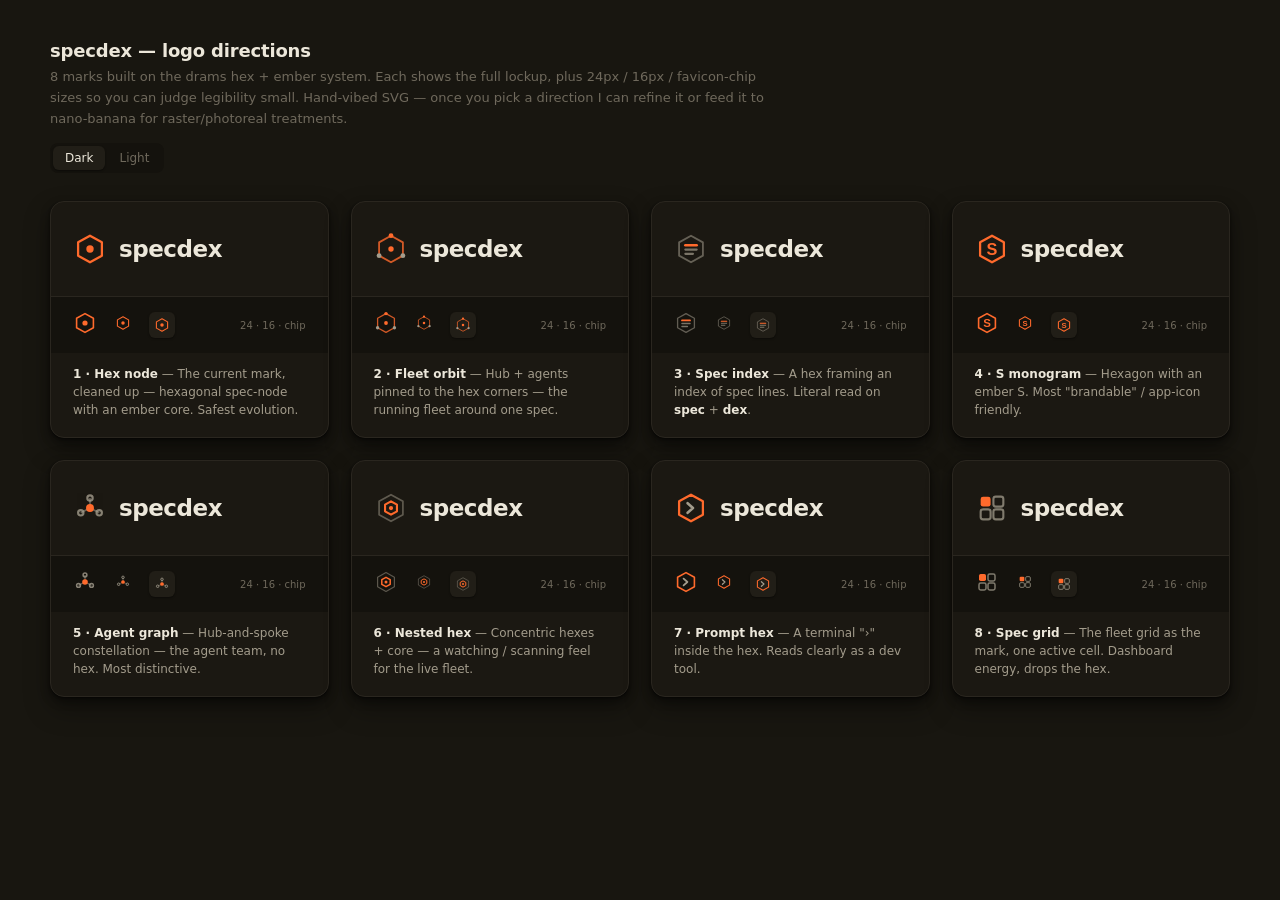
<file: apps/desktop/ui/mockups/logo-options.html>
<!DOCTYPE html>
<html lang="en" data-theme="dark">
<head>
<meta charset="UTF-8" />
<meta name="viewport" content="width=device-width, initial-scale=1.0" />
<title>specdex — logo options</title>
<style>
  :root {
    --paper:#181610; --surface:#211e17; --surface-2:#1b1812; --sunk:#14120d;
    --rule-soft:#2a261f; --ink:#ece7da; --ink-muted:#a39c8c; --ink-faint:#6f695c;
    --ember:#ff6a2c;
    --font:"Inter","Inter Variable",-apple-system,BlinkMacSystemFont,"Segoe UI",system-ui,sans-serif;
    --lift:0 1px 2px rgba(0,0,0,.45),0 4px 10px rgba(0,0,0,.4),0 12px 26px rgba(0,0,0,.34);
  }
  * { box-sizing:border-box; }
  body { margin:0; background:var(--paper); color:var(--ink); font-family:var(--font);
         -webkit-font-smoothing:antialiased; padding:40px 32px 64px; }
  .head { max-width:1180px; margin:0 auto 28px; }
  .head h1 { font-size:18px; font-weight:560; letter-spacing:-.01em; margin:0 0 6px; }
  .head p { font-size:13px; color:var(--ink-faint); margin:0; line-height:1.6; max-width:720px; }
  .toggle { margin-top:14px; display:inline-flex; gap:2px; background:var(--sunk); border-radius:8px; padding:3px; }
  .toggle button { border:none; background:none; color:var(--ink-faint); font:inherit; font-size:12px;
                   padding:5px 12px; border-radius:6px; cursor:pointer; }
  .toggle button.on { background:var(--surface); color:var(--ink); box-shadow:0 1px 2px rgba(0,0,0,.4); }

  .grid { max-width:1180px; margin:0 auto; display:grid; grid-template-columns:repeat(4,1fr); gap:22px; }
  @media (max-width:1080px){ .grid{ grid-template-columns:repeat(2,1fr); } }

  .card { background:var(--surface-2); border:1px solid var(--rule-soft); border-radius:14px;
          box-shadow:var(--lift); padding:0; overflow:hidden; display:flex; flex-direction:column; }
  .lockup { display:flex; align-items:center; gap:12px; padding:30px 22px; }
  .lockup svg { width:34px; height:34px; flex:none; }
  .lockup .wm { font-size:23px; font-weight:600; letter-spacing:-.02em; }
  .sizes { display:flex; align-items:center; gap:18px; padding:14px 22px; background:var(--sunk);
           border-top:1px solid var(--rule-soft); }
  .sizes .s24 svg { width:24px; height:24px; }
  .sizes .s16 svg { width:16px; height:16px; }
  .sizes .favi { width:26px; height:26px; border-radius:6px; background:var(--surface);
                 display:grid; place-items:center; box-shadow:0 1px 2px rgba(0,0,0,.4); }
  .sizes .favi svg { width:16px; height:16px; }
  .sizes .lbl { font-size:10px; color:var(--ink-faint); margin-left:auto; }
  .cap { padding:12px 22px 18px; font-size:12px; color:var(--ink-muted); line-height:1.5; }
  .cap b { color:var(--ink); font-weight:550; }
</style>
</head>
<body>
  <div class="head">
    <h1>specdex — logo directions</h1>
    <p>8 marks built on the drams hex + ember system. Each shows the full lockup, plus 24px / 16px /
       favicon-chip sizes so you can judge legibility small. Hand-vibed SVG — once you pick a direction
       I can refine it or feed it to nano-banana for raster/photoreal treatments.</p>
    <div class="toggle" id="bgToggle">
      <button class="on" data-bg="dark">Dark</button>
      <button data-bg="light">Light</button>
    </div>
  </div>
  <div class="grid" id="grid"></div>

<script>
  const HEX = 'M12 2.6 20.4 7.3v9.4L12 21.4 3.6 16.7V7.3z';
  const E = '#ff6a2c';
  const marks = {
    hexNode: `<path d="${HEX}" fill="none" stroke="${E}" stroke-width="1.6" stroke-linejoin="round"/>
              <circle cx="12" cy="12" r="2.6" fill="${E}"/>`,
    orbit: `<path d="${HEX}" fill="none" stroke="${E}" stroke-width="1.3" stroke-linejoin="round" opacity=".8"/>
            <circle cx="12" cy="12" r="1.9" fill="${E}"/>
            <circle cx="12" cy="2.6" r="1.7" fill="${E}"/>
            <circle cx="20.4" cy="16.7" r="1.7" fill="currentColor"/>
            <circle cx="3.6" cy="16.7" r="1.7" fill="currentColor"/>`,
    index: `<path d="${HEX}" fill="none" stroke="currentColor" stroke-width="1.3" stroke-linejoin="round" opacity=".55"/>
            <path d="M8 9.4h8" stroke="${E}" stroke-width="1.8" stroke-linecap="round"/>
            <path d="M8 12.4h8" stroke="currentColor" stroke-width="1.5" stroke-linecap="round" opacity=".7"/>
            <path d="M8 15.4h5.4" stroke="currentColor" stroke-width="1.5" stroke-linecap="round" opacity=".7"/>`,
    mono: `<path d="${HEX}" fill="none" stroke="${E}" stroke-width="1.6" stroke-linejoin="round"/>
           <text x="12" y="15.9" text-anchor="middle" font-family="Inter,sans-serif" font-size="11.5" font-weight="700" fill="${E}">S</text>`,
    graph: `<path d="M12 12 L12 5 M12 12 L18.5 15.4 M12 12 L5.5 15.4" stroke="currentColor" stroke-width="1.2" opacity=".55"/>
            <circle cx="12" cy="5" r="1.9" fill="none" stroke="currentColor" stroke-width="1.5" opacity=".8"/>
            <circle cx="18.5" cy="15.4" r="1.9" fill="none" stroke="currentColor" stroke-width="1.5" opacity=".8"/>
            <circle cx="5.5" cy="15.4" r="1.9" fill="none" stroke="currentColor" stroke-width="1.5" opacity=".8"/>
            <circle cx="12" cy="12" r="2.8" fill="${E}"/>`,
    radar: `<path d="${HEX}" fill="none" stroke="currentColor" stroke-width="1.2" stroke-linejoin="round" opacity=".5"/>
            <path d="M12 7.3 L16.2 9.65 L16.2 14.35 L12 16.7 L7.8 14.35 L7.8 9.65 Z" fill="none" stroke="${E}" stroke-width="1.5" stroke-linejoin="round"/>
            <circle cx="12" cy="12" r="1.5" fill="${E}"/>`,
    prompt: `<path d="${HEX}" fill="none" stroke="${E}" stroke-width="1.6" stroke-linejoin="round"/>
             <path d="M9.6 8.6 L13.4 12 L9.6 15.4" fill="none" stroke="currentColor" stroke-width="1.8" stroke-linecap="round" stroke-linejoin="round"/>`,
    grid: `<rect x="4" y="4" width="7" height="7" rx="1.7" fill="${E}"/>
           <rect x="13" y="4" width="7" height="7" rx="1.7" fill="none" stroke="currentColor" stroke-width="1.5" opacity=".75"/>
           <rect x="4" y="13" width="7" height="7" rx="1.7" fill="none" stroke="currentColor" stroke-width="1.5" opacity=".75"/>
           <rect x="13" y="13" width="7" height="7" rx="1.7" fill="none" stroke="currentColor" stroke-width="1.5" opacity=".75"/>`,
  };

  const VARIANTS = [
    { k:'hexNode', n:'1 · Hex node', cap:'The current mark, cleaned up — hexagonal spec-node with an ember core. Safest evolution.' },
    { k:'orbit',   n:'2 · Fleet orbit', cap:'Hub + agents pinned to the hex corners — the running fleet around one spec.' },
    { k:'index',   n:'3 · Spec index', cap:'A hex framing an index of spec lines. Literal read on <b>spec</b> + <b>dex</b>.' },
    { k:'mono',    n:'4 · S monogram', cap:'Hexagon with an ember S. Most "brandable" / app-icon friendly.' },
    { k:'graph',   n:'5 · Agent graph', cap:'Hub-and-spoke constellation — the agent team, no hex. Most distinctive.' },
    { k:'radar',   n:'6 · Nested hex', cap:'Concentric hexes + core — a watching / scanning feel for the live fleet.' },
    { k:'prompt',  n:'7 · Prompt hex', cap:'A terminal "›" inside the hex. Reads clearly as a dev tool.' },
    { k:'grid',    n:'8 · Spec grid', cap:'The fleet grid as the mark, one active cell. Dashboard energy, drops the hex.' },
  ];

  const svg = (inner, cls) => `<svg viewBox="0 0 24 24" class="${cls||''}" style="color:var(--ink-muted)">${inner}</svg>`;

  document.getElementById('grid').innerHTML = VARIANTS.map(v => `
    <div class="card">
      <div class="lockup">${svg(marks[v.k])}<span class="wm">specdex</span></div>
      <div class="sizes">
        <span class="s24">${svg(marks[v.k])}</span>
        <span class="s16">${svg(marks[v.k])}</span>
        <span class="favi">${svg(marks[v.k])}</span>
        <span class="lbl">24 · 16 · chip</span>
      </div>
      <div class="cap"><b>${v.n}</b> — ${v.cap}</div>
    </div>
  `).join('');

  // dark / light preview toggle
  const T = { dark:{paper:'#181610',surface:'#211e17',surface2:'#1b1812',sunk:'#14120d',rule:'#2a261f',ink:'#ece7da',inkM:'#a39c8c',inkF:'#6f695c',ember:'#ff6a2c'},
              light:{paper:'#f4f3f0',surface:'#ffffff',surface2:'#faf9f7',sunk:'#f4f3f0',rule:'#ece9e2',ink:'#262420',inkM:'#6e6a62',inkF:'#a29d92',ember:'#e85c18'} };
  document.getElementById('bgToggle').addEventListener('click', e => {
    const b = e.target.closest('button'); if (!b) return;
    document.querySelectorAll('#bgToggle button').forEach(x=>x.classList.toggle('on', x===b));
    const t = T[b.dataset.bg], r = document.documentElement.style;
    r.setProperty('--paper',t.paper); r.setProperty('--surface',t.surface); r.setProperty('--surface-2',t.surface2);
    r.setProperty('--sunk',t.sunk); r.setProperty('--rule-soft',t.rule); r.setProperty('--ink',t.ink);
    r.setProperty('--ink-muted',t.inkM); r.setProperty('--ink-faint',t.inkF); r.setProperty('--ember',t.ember);
  });
</script>
</body>
</html>
</file>
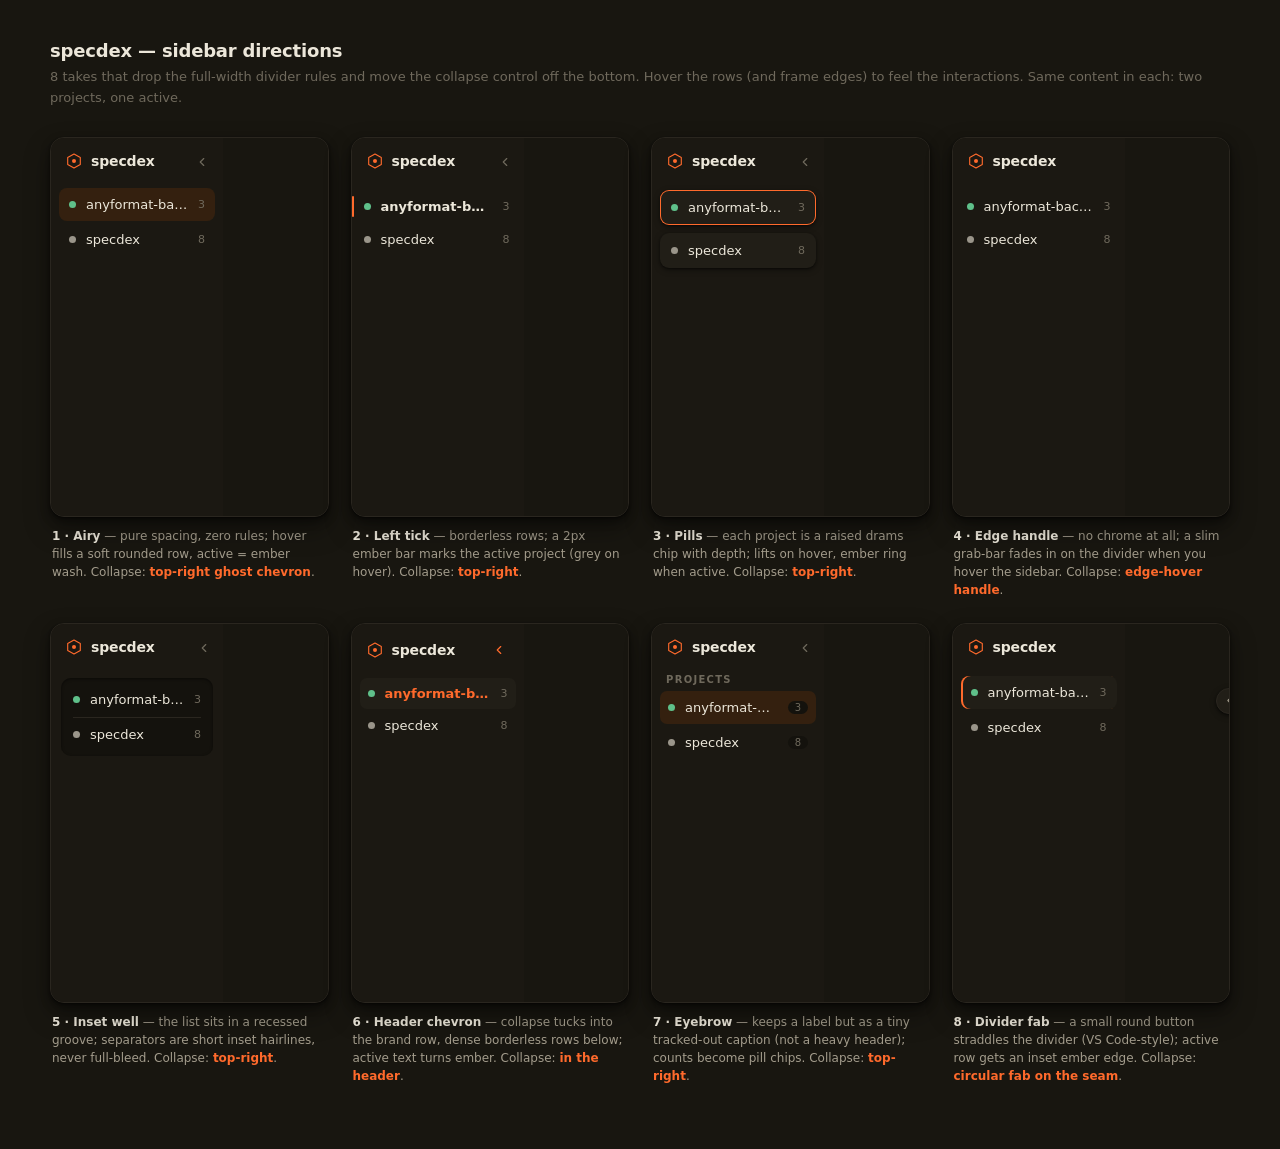
<file: apps/desktop/ui/mockups/sidebar-options.html>
<!DOCTYPE html>
<html lang="en" data-theme="dark">
<head>
<meta charset="UTF-8" />
<meta name="viewport" content="width=device-width, initial-scale=1.0" />
<title>specdex — sidebar options</title>
<style>
  :root[data-theme="dark"] {
    --paper:#181610; --surface:#211e17; --surface-2:#1b1812; --sunk:#14120d;
    --rule:#36322a; --rule-soft:#2a261f;
    --ink:#ece7da; --ink-muted:#a39c8c; --ink-faint:#6f695c;
    --accent:#4fa8ff; --ember:#ff6a2c; --ember-soft:#34200f;
    --alive:#5fc08a; --idle:#9a958a;
    --lift-1:0 1px 2px rgba(0,0,0,.45),0 2px 6px rgba(0,0,0,.38);
    --lift:0 1px 2px rgba(0,0,0,.45),0 4px 10px rgba(0,0,0,.4),0 12px 26px rgba(0,0,0,.34);
    --well:#100e09;
    --font-sans:"Inter","Inter Variable",-apple-system,BlinkMacSystemFont,"Segoe UI",system-ui,sans-serif;
    --font-mono:ui-monospace,"SF Mono","JetBrains Mono",Menlo,Consolas,monospace;
    --r-card:12px; --r-chip:6px; --r-pill:999px;
    --ease:cubic-bezier(.4,0,.2,1); --ease-soft:cubic-bezier(.25,.1,.25,1);
  }
  * { box-sizing:border-box; }
  body {
    margin:0; background:var(--paper); color:var(--ink);
    font-family:var(--font-sans); -webkit-font-smoothing:antialiased;
    padding:40px 32px 64px;
  }
  .page-head { max-width:1180px; margin:0 auto 28px; }
  .page-head h1 { font-size:18px; font-weight:560; letter-spacing:-.01em; margin:0 0 6px; }
  .page-head p { font-size:13px; color:var(--ink-faint); margin:0; line-height:1.6; }
  .grid {
    max-width:1180px; margin:0 auto;
    display:grid; grid-template-columns:repeat(4, 1fr); gap:24px 22px;
  }
  @media (max-width:1080px){ .grid{ grid-template-columns:repeat(2,1fr); } }

  .cell { display:flex; flex-direction:column; gap:10px; }
  .frame {
    height:380px; border-radius:14px; overflow:hidden;
    background:var(--paper); box-shadow:var(--lift);
    border:1px solid var(--rule-soft); position:relative; display:flex;
  }
  /* the mock sidebar + a sliver of content so the divider reads in context */
  .sb { width:172px; flex:none; background:var(--surface-2); position:relative;
        display:flex; flex-direction:column; }
  .body { flex:1 1 auto; background:var(--paper); }
  .brand { display:flex; align-items:center; gap:8px; padding:14px 14px 12px; }
  .brand svg { width:18px; height:18px; color:var(--ember); }
  .brand b { font-size:14px; font-weight:600; letter-spacing:-.01em; }

  .caption { font-size:12px; color:var(--ink-muted); line-height:1.5; padding:0 2px; }
  .caption b { color:var(--ink); font-weight:550; }
  .tag { color:var(--ember); font-weight:550; }

  /* shared row primitives */
  .proj { display:flex; align-items:center; gap:10px; cursor:pointer; }
  .dot { width:7px; height:7px; border-radius:50%; background:var(--idle); flex:none; }
  .dot.alive { background:var(--alive); }
  .nm { flex:1 1 auto; font-size:13px; color:var(--ink); white-space:nowrap;
        overflow:hidden; text-overflow:ellipsis; }
  .ct { font-size:11px; color:var(--ink-faint); font-variant-numeric:tabular-nums; }
  .chev { width:24px; height:24px; display:grid; place-items:center; border:none;
          background:none; color:var(--ink-faint); cursor:pointer; border-radius:var(--r-chip);
          transition:color .14s,background .14s; }
  .chev:hover { color:var(--ember); background:var(--surface); }
  .chev svg { width:14px; height:14px; stroke:currentColor; fill:none; stroke-width:2; }

  /* ============ V1 Airy — pure spacing, no rules ============ */
  .v1 .list { padding:6px 8px; display:flex; flex-direction:column; gap:2px; }
  .v1 .proj { padding:9px 10px; border-radius:8px; transition:background .14s; }
  .v1 .proj:hover { background:var(--surface); }
  .v1 .proj.active { background:var(--ember-soft); }
  .v1 .topchev { position:absolute; top:12px; right:10px; }

  /* ============ V2 Left tick — active/hover ember bar ============ */
  .v2 .list { padding:8px 0; }
  .v2 .proj { padding:9px 14px 9px 12px; position:relative; transition:background .14s; }
  .v2 .proj::before { content:""; position:absolute; left:0; top:6px; bottom:6px; width:2px;
                      background:transparent; border-radius:2px; transition:background .14s; }
  .v2 .proj:hover { background:var(--surface); }
  .v2 .proj:hover::before { background:var(--rule); }
  .v2 .proj.active::before { background:var(--ember); }
  .v2 .proj.active .nm { font-weight:600; }
  .v2 .topchev { position:absolute; top:12px; right:8px; }

  /* ============ V3 Pills — each project a raised chip ============ */
  .v3 .list { padding:8px; display:flex; flex-direction:column; gap:8px; }
  .v3 .proj { padding:10px 11px; border-radius:9px; background:var(--surface);
              box-shadow:var(--lift-1); transition:transform .16s var(--ease-soft); }
  .v3 .proj:hover { transform:translateY(-1px); }
  .v3 .proj.active { box-shadow:var(--lift-1), inset 0 0 0 1px var(--ember); }
  .v3 .topchev { position:absolute; top:12px; right:8px; }

  /* ============ V4 Edge handle — collapse hides until hover ============ */
  .v4 .list { padding:8px 0; }
  .v4 .proj { padding:9px 14px; transition:background .14s; }
  .v4 .proj:hover { background:var(--surface); }
  .v4 .handle { position:absolute; top:50%; right:-1px; transform:translateY(-50%);
                width:5px; height:46px; border-radius:5px 0 0 5px; background:var(--rule);
                opacity:0; transition:opacity .18s, background .14s; cursor:pointer; }
  .v4 .sb:hover .handle { opacity:1; }
  .v4 .handle:hover { background:var(--ember); width:7px; }

  /* ============ V5 Inset well — recessed card, inset hairlines ============ */
  .v5 .list { margin:10px; padding:4px 0; background:var(--sunk); border-radius:10px;
              box-shadow:inset 0 1px 3px rgba(0,0,0,.5); }
  .v5 .proj { padding:10px 12px; position:relative; }
  .v5 .proj + .proj::before { content:""; position:absolute; top:0; left:12px; right:12px;
                              height:1px; background:var(--rule-soft); }
  .v5 .proj:hover .nm { color:var(--ember); }
  .v5 .topchev { position:absolute; top:12px; right:8px; }

  /* ============ V6 Header-integrated — chevron lives in the brand row ============ */
  .v6 .brand { border-bottom:none; }
  .v6 .hchev { margin-left:auto; }
  .v6 .list { padding:4px 8px; display:flex; flex-direction:column; gap:1px; }
  .v6 .proj { padding:8px 8px; border-radius:7px; transition:background .14s; }
  .v6 .proj:hover { background:var(--surface); }
  .v6 .proj.active { background:var(--surface); }
  .v6 .proj.active .nm { color:var(--ember); font-weight:600; }

  /* ============ V7 Eyebrow — tiny uppercase label, borderless ============ */
  .v7 .eyebrow { font-size:10px; letter-spacing:.13em; text-transform:uppercase;
                 color:var(--ink-faint); padding:6px 14px 4px; font-weight:600; }
  .v7 .list { padding:2px 8px 8px; display:flex; flex-direction:column; gap:2px; }
  .v7 .proj { padding:9px 8px; border-radius:7px; transition:background .14s; }
  .v7 .proj:hover { background:var(--surface); }
  .v7 .proj.active { background:var(--ember-soft); }
  .v7 .topchev { position:absolute; top:12px; right:8px; }

  /* ============ V8 Floating handle on the divider ============ */
  .v8 .list { padding:8px 8px; display:flex; flex-direction:column; gap:2px; }
  .v8 .proj { padding:9px 10px; border-radius:8px; transition:background .14s; }
  .v8 .proj:hover { background:var(--surface); }
  .v8 .proj.active { background:var(--surface); box-shadow:inset 2px 0 0 var(--ember); }
  .v8 .fab { position:absolute; top:64px; right:-13px; z-index:3; width:26px; height:26px;
             border-radius:50%; background:var(--surface); box-shadow:var(--lift-1);
             border:1px solid var(--rule-soft); display:grid; place-items:center;
             color:var(--ink-muted); cursor:pointer; transition:color .14s; }
  .v8 .fab:hover { color:var(--ember); }
  .v8 .fab svg { width:13px; height:13px; stroke:currentColor; fill:none; stroke-width:2; }

  /* count chips used by a couple variants */
  .chip { font-size:10px; color:var(--ink-faint); background:var(--sunk);
          border-radius:var(--r-pill); padding:1px 7px; font-variant-numeric:tabular-nums; }
</style>
</head>
<body>
  <div class="page-head">
    <h1>specdex — sidebar directions</h1>
    <p>8 takes that drop the full-width divider rules and move the collapse control off the bottom.
       Hover the rows (and frame edges) to feel the interactions. Same content in each: two projects,
       one active.</p>
  </div>

  <div class="grid">

    <!-- V1 -->
    <div class="cell">
      <div class="frame v1">
        <div class="sb">
          <div class="brand"><svg viewBox="0 0 24 24"><path d="M12 2.6 20.4 7.3v9.4L12 21.4 3.6 16.7V7.3z" fill="none" stroke="currentColor" stroke-width="1.5" stroke-linejoin="round"/><circle cx="12" cy="12" r="2.7" fill="currentColor"/></svg><b>specdex</b></div>
          <button class="chev topchev" title="Collapse"><svg viewBox="0 0 24 24"><path d="M15 6l-6 6 6 6" stroke-linecap="round" stroke-linejoin="round"/></svg></button>
          <div class="list">
            <div class="proj active"><span class="dot alive"></span><span class="nm">anyformat-backend</span><span class="ct">3</span></div>
            <div class="proj"><span class="dot"></span><span class="nm">specdex</span><span class="ct">8</span></div>
          </div>
        </div>
        <div class="body"></div>
      </div>
      <div class="caption"><b>1 · Airy</b> — pure spacing, zero rules; hover fills a soft rounded row, active = ember wash. Collapse: <span class="tag">top-right ghost chevron</span>.</div>
    </div>

    <!-- V2 -->
    <div class="cell">
      <div class="frame v2">
        <div class="sb">
          <div class="brand"><svg viewBox="0 0 24 24"><path d="M12 2.6 20.4 7.3v9.4L12 21.4 3.6 16.7V7.3z" fill="none" stroke="currentColor" stroke-width="1.5" stroke-linejoin="round"/><circle cx="12" cy="12" r="2.7" fill="currentColor"/></svg><b>specdex</b></div>
          <button class="chev topchev" title="Collapse"><svg viewBox="0 0 24 24"><path d="M15 6l-6 6 6 6" stroke-linecap="round" stroke-linejoin="round"/></svg></button>
          <div class="list">
            <div class="proj active"><span class="dot alive"></span><span class="nm">anyformat-backend</span><span class="ct">3</span></div>
            <div class="proj"><span class="dot"></span><span class="nm">specdex</span><span class="ct">8</span></div>
          </div>
        </div>
        <div class="body"></div>
      </div>
      <div class="caption"><b>2 · Left tick</b> — borderless rows; a 2px ember bar marks the active project (grey on hover). Collapse: <span class="tag">top-right</span>.</div>
    </div>

    <!-- V3 -->
    <div class="cell">
      <div class="frame v3">
        <div class="sb">
          <div class="brand"><svg viewBox="0 0 24 24"><path d="M12 2.6 20.4 7.3v9.4L12 21.4 3.6 16.7V7.3z" fill="none" stroke="currentColor" stroke-width="1.5" stroke-linejoin="round"/><circle cx="12" cy="12" r="2.7" fill="currentColor"/></svg><b>specdex</b></div>
          <button class="chev topchev" title="Collapse"><svg viewBox="0 0 24 24"><path d="M15 6l-6 6 6 6" stroke-linecap="round" stroke-linejoin="round"/></svg></button>
          <div class="list">
            <div class="proj active"><span class="dot alive"></span><span class="nm">anyformat-backend</span><span class="ct">3</span></div>
            <div class="proj"><span class="dot"></span><span class="nm">specdex</span><span class="ct">8</span></div>
          </div>
        </div>
        <div class="body"></div>
      </div>
      <div class="caption"><b>3 · Pills</b> — each project is a raised drams chip with depth; lifts on hover, ember ring when active. Collapse: <span class="tag">top-right</span>.</div>
    </div>

    <!-- V4 -->
    <div class="cell">
      <div class="frame v4">
        <div class="sb">
          <div class="brand"><svg viewBox="0 0 24 24"><path d="M12 2.6 20.4 7.3v9.4L12 21.4 3.6 16.7V7.3z" fill="none" stroke="currentColor" stroke-width="1.5" stroke-linejoin="round"/><circle cx="12" cy="12" r="2.7" fill="currentColor"/></svg><b>specdex</b></div>
          <div class="list">
            <div class="proj active"><span class="dot alive"></span><span class="nm">anyformat-backend</span><span class="ct">3</span></div>
            <div class="proj"><span class="dot"></span><span class="nm">specdex</span><span class="ct">8</span></div>
          </div>
          <div class="handle" title="Collapse"></div>
        </div>
        <div class="body"></div>
      </div>
      <div class="caption"><b>4 · Edge handle</b> — no chrome at all; a slim grab-bar fades in on the divider when you hover the sidebar. Collapse: <span class="tag">edge-hover handle</span>.</div>
    </div>

    <!-- V5 -->
    <div class="cell">
      <div class="frame v5">
        <div class="sb">
          <div class="brand"><svg viewBox="0 0 24 24"><path d="M12 2.6 20.4 7.3v9.4L12 21.4 3.6 16.7V7.3z" fill="none" stroke="currentColor" stroke-width="1.5" stroke-linejoin="round"/><circle cx="12" cy="12" r="2.7" fill="currentColor"/></svg><b>specdex</b></div>
          <button class="chev topchev" title="Collapse"><svg viewBox="0 0 24 24"><path d="M15 6l-6 6 6 6" stroke-linecap="round" stroke-linejoin="round"/></svg></button>
          <div class="list">
            <div class="proj"><span class="dot alive"></span><span class="nm">anyformat-backend</span><span class="ct">3</span></div>
            <div class="proj"><span class="dot"></span><span class="nm">specdex</span><span class="ct">8</span></div>
          </div>
        </div>
        <div class="body"></div>
      </div>
      <div class="caption"><b>5 · Inset well</b> — the list sits in a recessed groove; separators are short inset hairlines, never full-bleed. Collapse: <span class="tag">top-right</span>.</div>
    </div>

    <!-- V6 -->
    <div class="cell">
      <div class="frame v6">
        <div class="sb">
          <div class="brand"><svg viewBox="0 0 24 24"><path d="M12 2.6 20.4 7.3v9.4L12 21.4 3.6 16.7V7.3z" fill="none" stroke="currentColor" stroke-width="1.5" stroke-linejoin="round"/><circle cx="12" cy="12" r="2.7" fill="currentColor"/></svg><b>specdex</b><button class="chev hchev" title="Collapse"><svg viewBox="0 0 24 24"><path d="M15 6l-6 6 6 6" stroke-linecap="round" stroke-linejoin="round"/></svg></button></div>
          <div class="list">
            <div class="proj active"><span class="dot alive"></span><span class="nm">anyformat-backend</span><span class="ct">3</span></div>
            <div class="proj"><span class="dot"></span><span class="nm">specdex</span><span class="ct">8</span></div>
          </div>
        </div>
        <div class="body"></div>
      </div>
      <div class="caption"><b>6 · Header chevron</b> — collapse tucks into the brand row, dense borderless rows below; active text turns ember. Collapse: <span class="tag">in the header</span>.</div>
    </div>

    <!-- V7 -->
    <div class="cell">
      <div class="frame v7">
        <div class="sb">
          <div class="brand"><svg viewBox="0 0 24 24"><path d="M12 2.6 20.4 7.3v9.4L12 21.4 3.6 16.7V7.3z" fill="none" stroke="currentColor" stroke-width="1.5" stroke-linejoin="round"/><circle cx="12" cy="12" r="2.7" fill="currentColor"/></svg><b>specdex</b></div>
          <button class="chev topchev" title="Collapse"><svg viewBox="0 0 24 24"><path d="M15 6l-6 6 6 6" stroke-linecap="round" stroke-linejoin="round"/></svg></button>
          <div class="eyebrow">Projects</div>
          <div class="list">
            <div class="proj active"><span class="dot alive"></span><span class="nm">anyformat-backend</span><span class="chip">3</span></div>
            <div class="proj"><span class="dot"></span><span class="nm">specdex</span><span class="chip">8</span></div>
          </div>
        </div>
        <div class="body"></div>
      </div>
      <div class="caption"><b>7 · Eyebrow</b> — keeps a label but as a tiny tracked-out caption (not a heavy header); counts become pill chips. Collapse: <span class="tag">top-right</span>.</div>
    </div>

    <!-- V8 -->
    <div class="cell">
      <div class="frame v8">
        <div class="sb">
          <div class="brand"><svg viewBox="0 0 24 24"><path d="M12 2.6 20.4 7.3v9.4L12 21.4 3.6 16.7V7.3z" fill="none" stroke="currentColor" stroke-width="1.5" stroke-linejoin="round"/><circle cx="12" cy="12" r="2.7" fill="currentColor"/></svg><b>specdex</b></div>
          <div class="list">
            <div class="proj active"><span class="dot alive"></span><span class="nm">anyformat-backend</span><span class="ct">3</span></div>
            <div class="proj"><span class="dot"></span><span class="nm">specdex</span><span class="ct">8</span></div>
          </div>
        </div>
        <button class="fab" title="Collapse"><svg viewBox="0 0 24 24"><path d="M15 6l-6 6 6 6" stroke-linecap="round" stroke-linejoin="round"/></svg></button>
        <div class="body"></div>
      </div>
      <div class="caption"><b>8 · Divider fab</b> — a small round button straddles the divider (VS Code-style); active row gets an inset ember edge. Collapse: <span class="tag">circular fab on the seam</span>.</div>
    </div>

  </div>
</body>
</html>
</file>
<file: apps/desktop/ui/style.css>
/* specdex — built from drams.framer.website (Dieter-Rams "less, but better").
   Component language, not just palette: hairline 1px rules instead of boxes,
   near-zero shadow (whitespace + rules separate), warm-paper light identity,
   sentence-case with tight negative tracking, blue links + ember hover-ring.
   Single-window desktop tool. Vanilla CSS, no framework, no CDN. */

/* ============================ tokens ============================ */

:root {
  /* surfaces — drams warm paper: #f7f7f7 ground, white raised, #f4f4f4 sunk */
  --paper:      #f4f4f2;
  --surface:    #ffffff;
  --surface-2:  #faf9f7;
  --sunk:       #f4f3f0;
  /* rules — drams' hairlines are #cfcfcf (strong) over a softer line */
  --rule:       #d9d6cf;
  --rule-soft:  #ece9e2;

  /* ink — drams near-black rgb(38,38,38), warmed a hair; muted #6e6e6e */
  --ink:        #262420;
  --ink-muted:  #6e6a62;
  --ink-faint:  #a29d92;

  /* accents straight from drams: blue rgb(0,153,255), ember rgb(232,92,24) */
  --accent:     #0a86e8;        /* interactive — links, current rail node */
  --accent-fg:  #ffffff;
  --accent-soft:#dbeefd;
  --ember:      #e85c18;        /* drams orange — the hover-ring + needs-you */
  --ember-soft: #fbe6d9;

  /* health hues — calm, desaturated; dot color + faint wash */
  --alive: #3f9d6b;  --alive-soft: #e6f1ea;
  --idle:  #8b8780;  --idle-soft:  #edebe6;
  --stale: #b08a3e;  --stale-soft: #f5edda;
  --needs: var(--ember);  --needs-soft: var(--ember-soft);
  --done:  #7c7a72;  --done-soft:  #eceae5;

  /* drams hardware = soft layered depth: a raised surface, a pressed well,
     and a hover lift. Light-warm shadows, never harsh. */
  --lift:       0 1px 2px rgba(40,38,34,.08), 0 4px 10px rgba(40,38,34,.07), 0 10px 22px rgba(40,38,34,.05);
  --lift-1:     0 1px 2px rgba(40,38,34,.09), 0 2px 5px rgba(40,38,34,.07);
  --lift-hover: 0 2px 4px rgba(40,38,34,.10), 0 8px 18px rgba(40,38,34,.10), 0 18px 40px rgba(40,38,34,.08);
  --press:      inset 0 1px 2px rgba(40,38,34,.12), inset 0 -1px 1px rgba(255,255,255,.6);  /* pressed/recessed */
  --well:       #e6e4df;        /* a recessed empty socket (rail nodes, grooves) */

  /* type — drams Inter, weights 400/450/500, 16px body rhythm */
  --font-sans: "Inter", "Inter Variable", -apple-system, BlinkMacSystemFont,
               "Segoe UI", system-ui, sans-serif;
  --font-mono: ui-monospace, "SF Mono", "JetBrains Mono", Menlo, Consolas, monospace;

  /* spacing — drams 16/32 rhythm */
  --s-1: 4px; --s-2: 8px; --s-3: 12px; --s-4: 16px;
  --s-5: 24px; --s-6: 32px; --s-7: 48px; --s-8: 64px;

  /* radius — drams is near-square: 0/4px, circles for dots */
  --r-card: 12px; --r-pill: 999px; --r-chip: 6px;

  /* motion */
  --ease: cubic-bezier(.4,.0,.2,1);
  --ease-soft: cubic-bezier(.25,.1,.25,1);
  --dur-fast: 140ms; --dur: 240ms; --dur-slow: 420ms;
}

/* Dark — warm-tinted, NOT flat near-black. Keeps the blue + ember accents so
   it reads as the same drams system at night. */
:root[data-theme="dark"] {
  --paper:      #181610;
  --surface:    #211e17;
  --surface-2:  #1b1812;
  --sunk:       #14120d;
  --rule:       #36322a;
  --rule-soft:  #2a261f;

  --ink:        #ece7da;
  --ink-muted:  #a39c8c;
  --ink-faint:  #6f695c;

  --accent:     #4fa8ff;
  --accent-fg:  #11151c;
  --accent-soft:#1c3a59;
  --ember:      #ff6a2c;
  --ember-soft: #34200f;

  --alive: #5fc08a;  --alive-soft: #1a2a20;
  --idle:  #9a958a;  --idle-soft:  #26231b;
  --stale: #d3a85a;  --stale-soft: #2f2818;
  --needs: var(--ember);  --needs-soft: var(--ember-soft);
  --done:  #9b968a;  --done-soft:  #262219;

  --lift:       0 1px 2px rgba(0,0,0,.45), 0 4px 10px rgba(0,0,0,.4), 0 12px 26px rgba(0,0,0,.34);
  --lift-1:     0 1px 2px rgba(0,0,0,.45), 0 2px 6px rgba(0,0,0,.38);
  --lift-hover: 0 2px 5px rgba(0,0,0,.5), 0 10px 22px rgba(0,0,0,.45), 0 22px 48px rgba(0,0,0,.4);
  --press:      inset 0 1px 3px rgba(0,0,0,.5), inset 0 -1px 1px rgba(255,255,255,.04);
  --well:       #100e09;
}

/* ============================ base ============================ */

* { box-sizing: border-box; }

/* the `hidden` attribute must win over component `display` rules (.fleet=grid,
   .detail=flex) so showView() can actually hide a pane. */
[hidden] { display: none !important; }

/* DRAMS scrollbars — soft hardware: thin, no track, a quiet pill thumb that
   darkens on hover. Applied app-wide; reuses --rule/--ink-faint so it adapts
   light↔dark with no new token. */
* { scrollbar-width: thin; scrollbar-color: var(--rule) transparent; }
*::-webkit-scrollbar { width: 9px; height: 9px; }
*::-webkit-scrollbar-track { background: transparent; }
*::-webkit-scrollbar-thumb {
  background: var(--rule); border: 2px solid transparent;
  border-radius: var(--r-pill); background-clip: padding-box;
}
*::-webkit-scrollbar-thumb:hover { background: var(--ink-faint); background-clip: padding-box; }
*::-webkit-scrollbar-corner { background: transparent; }

html, body { height: 100%; }

body {
  margin: 0;
  background: var(--paper);
  color: var(--ink);
  font-family: var(--font-sans);
  font-size: 14px;
  line-height: 1.5;
  letter-spacing: -0.006em;          /* drams body sits at ~0; a hair tight */
  -webkit-font-smoothing: antialiased;
  text-rendering: optimizeLegibility;
  transition: background var(--dur) var(--ease), color var(--dur) var(--ease);
}

h1, h2 { margin: 0; }

/* ============================ topbar ============================ */
/* drams: a hairline-ruled band, flat, generous 32px horizontal padding. */

.topbar {
  display: grid;
  grid-template-columns: 1fr auto 1fr;   /* brand | centered nav | right cluster */
  align-items: center;
  padding: var(--s-4) var(--s-6);
  border-bottom: 1px solid var(--rule);
  background: color-mix(in srgb, var(--paper) 82%, transparent);
  backdrop-filter: saturate(1.05) blur(10px);
  position: sticky;
  top: 0;
  z-index: 10;
}

.brand {
  display: flex; align-items: center; gap: var(--s-2);
  text-decoration: none; color: inherit;
}
.brand:focus-visible { outline: 2px solid var(--accent); outline-offset: 4px; }

.brand-mark {                         /* agent-graph mark: ember hub + agent nodes */
  display: inline-flex;
  width: 20px; height: 20px;
  margin-right: 2px;
  transform: translateY(2px);         /* drop to the wordmark's x-height optical center */
  color: var(--ember);
  filter: drop-shadow(0 0 4px color-mix(in srgb, var(--ember) 32%, transparent));
}
.brand-mark svg { width: 100%; height: 100%; display: block; }
.brand-mark .bm-spoke { opacity: .5; }
.brand-mark .bm-node { opacity: .92; }
.brand:hover .brand-mark { color: color-mix(in srgb, var(--ember) 88%, #fff); }

.brand-name {
  font-size: 20px;
  font-weight: 500;                   /* drams tops at 500, not bold */
  letter-spacing: -0.03em;            /* tight negative tracking on display */
}

.brand-sub {                          /* sentence-case, NOT spaced-out uppercase */
  font-size: 13px;
  font-weight: 450;
  letter-spacing: -0.01em;
  color: var(--ink-faint);
}

/* topbar right cluster — just the theme toggle now; the fleet controls moved
   down to the toolbar strip under the topbar. */
.topbar-right { display: flex; align-items: center; gap: var(--s-3); justify-self: end; }

.fleet-count {
  font-size: 13px;
  font-weight: 450;
  font-variant-numeric: tabular-nums;
  color: var(--ink-muted);
  letter-spacing: -0.01em;
}

/* segmented sort control — a sunk pill, the active segment raised like the cards */
.fleet-sort {
  display: flex;
  align-items: center;
  gap: 2px;
  padding: 2px;
  background: var(--sunk);
  border: 1px solid var(--rule-soft);
  border-radius: var(--r-pill);
}
.fleet-sort button {
  appearance: none;
  border: none;
  background: none;
  cursor: pointer;
  padding: 3px 10px;
  font-family: var(--font-sans);
  font-size: 12px;
  font-weight: 450;
  letter-spacing: -0.01em;
  color: var(--ink-muted);
  border-radius: var(--r-pill);
  transition: color var(--dur-fast) var(--ease), background var(--dur-fast) var(--ease);
}
.fleet-sort button:hover { color: var(--ink); }
.fleet-sort button[aria-pressed="true"] {
  color: var(--ink);
  background: var(--surface);
  box-shadow: var(--lift-1);
}
.fleet-sort button:focus-visible { outline: 2px solid var(--accent); outline-offset: 2px; }

/* drams soft toggle: a sunk pill track + a raised knob that slides. The one
   piece of hardware in the topbar — light ↔ dark. */
.theme-toggle {
  border: none; background: none; padding: 0; cursor: pointer;
  border-radius: var(--r-pill);
}
.theme-toggle:focus-visible { outline: 2px solid var(--accent); outline-offset: 3px; }
.t-track {
  display: flex; align-items: center; position: relative;
  width: 46px; height: 26px; border-radius: var(--r-pill);
  background: linear-gradient(180deg, var(--track-a, #ebeae7), var(--track-b, #f3f2ef));
  box-shadow: var(--press);
  transition: background var(--dur) var(--ease-soft);
}
.t-knob {
  position: absolute; top: 3px; left: 3px;
  width: 20px; height: 20px; border-radius: 50%;
  display: grid; place-items: center;
  background: radial-gradient(circle at 36% 30%, #ffffff, #efeeeb 72%, #e4e3df);
  box-shadow: var(--lift-1);
  transition: transform var(--dur) cubic-bezier(.34,1.4,.5,1);
  color: var(--ink-muted);
}
.t-knob svg { width: 11px; height: 11px; stroke: currentColor; fill: none; stroke-width: 1.8; }
.theme-toggle[data-state="light"]  .t-knob { transform: translateX(0); }
.theme-toggle[data-state="system"] .t-knob { transform: translateX(10px); }
.theme-toggle[data-state="dark"]   .t-knob { transform: translateX(20px); }
.theme-toggle[data-state="dark"] .t-track {
  background: linear-gradient(180deg,
    color-mix(in srgb, var(--accent) 24%, #e9e8e5),
    color-mix(in srgb, var(--accent) 14%, #f1f0ed));
}
:root[data-theme="dark"] .t-track { --track-a: #15130e; --track-b: #1d1a14; }
:root[data-theme="dark"] .t-knob {
  background: radial-gradient(circle at 36% 30%, #45413a, #2f2c24 75%, #232019);
}

/* ============================ fleet grid ============================ */

.fleet {
  display: grid;
  grid-template-columns: repeat(auto-fill, minmax(300px, 1fr));
  gap: var(--s-4);
  padding: var(--s-6);
  max-width: 1280px;
  margin: 0 auto;
}

/* ============================ minion card ============================ */
/* drams card = a flat surface held by a 1px hairline ring, NO drop shadow.
   Health shows as a single 2px top edge + dot, not a colored box or wash. */

.minion {
  --hue: var(--idle);
  --hue-soft: var(--idle-soft);
  position: relative;
  background: var(--surface);
  border: none;
  border-radius: var(--r-card);
  box-shadow: var(--lift);            /* raised hardware, soft layered depth */
  padding: var(--s-4) var(--s-4) var(--s-4);
  display: flex;
  flex-direction: column;
  gap: var(--s-4);
  transition: box-shadow var(--dur) var(--ease),
              transform var(--dur) var(--ease-soft);
  animation: settle-in var(--dur-slow) var(--ease-soft) both;
  cursor: pointer;
}
.minion:hover {
  box-shadow: var(--lift-hover);      /* lifts toward you on hover */
  transform: translateY(-2px);
}
.minion:focus-visible {
  outline: 2px solid var(--accent);
  outline-offset: 2px;
}

/* health → hue binding (shared by card + detail) */
.minion[data-health="alive"], .detail[data-health="alive"]         { --hue: var(--alive); --hue-soft: var(--alive-soft); }
.minion[data-health="idle"], .detail[data-health="idle"]           { --hue: var(--idle);  --hue-soft: var(--idle-soft); }
.minion[data-health="stale"], .detail[data-health="stale"]         { --hue: var(--stale); --hue-soft: var(--stale-soft); }
.minion[data-health="needs-you"], .detail[data-health="needs-you"] { --hue: var(--needs); --hue-soft: var(--needs-soft); }
.minion[data-health="done"], .detail[data-health="done"]           { --hue: var(--done);  --hue-soft: var(--done-soft); }

@keyframes settle-in {
  from { opacity: 0; transform: translateY(6px); }
  to   { opacity: 1; transform: translateY(0); }
}

/* Already-settled rows: a background poll repaint must not re-flash them. */
.no-anim { animation: none !important; }

/* ---- header row: life-dot + name + pr ---- */

.m-head {
  display: grid;
  grid-template-columns: auto 1fr auto;
  align-items: center;
  column-gap: var(--s-2);
}

.life-dot {
  width: 9px; height: 9px;
  border-radius: var(--r-pill);
  background: radial-gradient(circle at 35% 30%, color-mix(in srgb, var(--hue) 38%, #fff), var(--hue));
  box-shadow: 0 0 5px color-mix(in srgb, var(--hue) 60%, transparent),
              inset 0 0 1px rgba(255,255,255,.6);
  position: relative;
  flex: none;
}

.m-name {
  font-size: 15px;
  font-weight: 500;
  letter-spacing: -0.02em;
  color: var(--ink);
  overflow: hidden;
  text-overflow: ellipsis;
  white-space: nowrap;
}

/* drams link language: blue text, thin blue underline (a border, not decoration) */
.m-pr {
  font-family: var(--font-mono);
  font-size: 12px;
  font-variant-numeric: tabular-nums;
  color: var(--accent);
  text-decoration: none;
  border-bottom: 1px solid color-mix(in srgb, var(--accent) 35%, transparent);
  padding-bottom: 1px;
  transition: border-color var(--dur-fast) var(--ease);
}
.m-pr:hover { border-bottom-color: var(--accent); }

/* PR + its lifecycle status, kept together in the header's right cell */
.m-pr-wrap { display: inline-flex; align-items: center; gap: 6px; justify-self: end; }

.pr-state {
  font-family: var(--font-mono);
  font-size: 10px;
  letter-spacing: 0;
  line-height: 1;
  padding: 2px 5px;
  border-radius: var(--r-chip);
  flex: none;
}
.pr-state.pr-merged {
  color: var(--ink-muted);
  box-shadow: inset 0 0 0 1px color-mix(in srgb, var(--ink-muted) 40%, transparent);
}
.pr-state.pr-closed {
  color: var(--ember);
  box-shadow: inset 0 0 0 1px color-mix(in srgb, var(--ember) 40%, transparent);
}

.m-project {
  grid-column: 2 / 4;
  font-family: var(--font-mono);
  font-size: 11px;
  color: var(--ink-muted);
  overflow: hidden;
  text-overflow: ellipsis;
  white-space: nowrap;
  margin-top: 2px;
}

/* ---- phase rail ---- */

.m-phase { display: flex; flex-direction: column; gap: var(--s-2); }

/* the rail reads like a hardware progress strip: a sunk groove, LED nodes
   that light as the spec advances, the current node glowing in its health hue. */
.rail { display: flex; align-items: center; gap: 0; }
.rail-node {
  width: 9px; height: 9px;
  border-radius: var(--r-pill);
  flex: none;
  border: none;
  background: var(--well);            /* an empty, recessed socket */
  box-shadow: inset 0 1px 2px rgba(0,0,0,.22), inset 0 -1px 1px rgba(255,255,255,.4);
  transition: background var(--dur) var(--ease), box-shadow var(--dur) var(--ease);
}
.rail-node.done {                     /* lit, but quietly */
  background: radial-gradient(circle at 35% 30%, color-mix(in srgb, var(--ink-faint) 55%, #fff), var(--ink-faint));
  box-shadow: 0 0 2px color-mix(in srgb, var(--ink-faint) 40%, transparent);
}
.rail-node.current {                  /* the live cursor — accent blue only, never health hue */
  background: radial-gradient(circle at 35% 30%, color-mix(in srgb, var(--accent) 42%, #fff), var(--accent));
  box-shadow: 0 0 6px color-mix(in srgb, var(--accent) 70%, transparent),
              inset 0 0 1px rgba(255,255,255,.6);
}
/* a completed spec: rail fully ink-grey, no live accent cursor */
.rail.complete .rail-node.current {
  background: radial-gradient(circle at 35% 30%, color-mix(in srgb, var(--ink-faint) 55%, #fff), var(--ink-faint));
  box-shadow: 0 0 2px color-mix(in srgb, var(--ink-faint) 40%, transparent);
}
.rail-link {
  height: 3px;
  flex: 1 1 auto;
  min-width: 4px;
  border-radius: var(--r-pill);
  background: var(--well);            /* sunk groove between sockets */
  box-shadow: inset 0 1px 2px rgba(0,0,0,.18);
}
.rail-link.done {
  background: var(--ink-faint);
  box-shadow: none;
}

/* sentence-case phase label, tight tracking — NOT a spaced uppercase eyebrow */
.phase-label {
  font-size: 12px;
  font-weight: 450;
  letter-spacing: -0.01em;
  color: var(--ink-muted);
  text-transform: capitalize;
}

/* ---- footer: agents + review meta ---- */

.m-foot {
  display: flex;
  align-items: center;
  justify-content: space-between;
  gap: var(--s-3);
  flex-wrap: wrap;
}

/* agents = a face-pile of monogram circles; green fill marks who's working */
.agents { display: flex; align-items: center; }
.agents-none { font-size: 12px; color: var(--ink-faint); }

.agent {
  flex: none;
  width: 21px; height: 21px;
  margin-left: -6px;                  /* overlap into the previous circle */
  display: grid;
  place-items: center;
  border-radius: 50%;
  font-family: var(--font-mono);
  font-size: 10px; font-weight: 600;
  color: var(--ink-faint);
  background: var(--surface);
  border: 1px solid var(--rule);
  box-shadow: 0 0 0 2px var(--surface);   /* ring carves a gap between overlaps */
}
.agent:first-child { margin-left: 0; }
.agent.active {
  color: #10140e;
  background: var(--alive);
  border-color: transparent;
}

.review-meta {
  display: flex;
  align-items: center;
  gap: var(--s-3);
  font-size: 13px;
  font-weight: 450;
  letter-spacing: -0.01em;
  font-variant-numeric: tabular-nums;
  color: var(--ink-muted);
}
.review-meta .score { color: var(--ink); }
.review-meta .star { color: var(--stale); margin-right: 2px; }

/* ---- blocked reason (needs-you only) ---- */

.m-blocked {
  display: flex;
  align-items: center;
  gap: 6px;
  font-size: 13px;
  letter-spacing: -0.01em;
  color: var(--ember);
  padding-top: var(--s-2);
  border-top: 1px solid var(--rule-soft);   /* hairline divides, not a box */
}
.m-blocked svg { width: 13px; height: 13px; stroke: currentColor; fill: none; flex: none; }

/* ============================ life-dot motion ============================ */
/* Motion = REAL recency, not the health label. A card carries `.live` only when
   it changed within the recency window (see app.js). Color always = health. */

.live .life-dot { animation: breathe 2.6s var(--ease-soft) infinite; }
.live[data-health="needs-you"] .life-dot { animation: attention 3.4s var(--ease-soft) infinite; }

/* D1 — green working pulse for alive specs, driven by health label (not recency). */
.minion[data-health="alive"] .life-dot,
.detail[data-health="alive"] .life-dot {
  animation: working-pulse 2.8s var(--ease-soft) infinite;
}
/* D2 — pane data overrides the health label as the working signal.
   Exclude needs-you: that state's ember attention animation takes priority. */
[data-working="true"]:not([data-health="needs-you"]) .life-dot {
  animation: working-pulse 2.8s var(--ease-soft) infinite;
}

.minion[data-health="idle"] .life-dot,
.detail[data-health="idle"] .life-dot { opacity: .7; }

.minion[data-health="stale"] .life-dot::after,
.detail[data-health="stale"] .life-dot::after {
  content: "";
  position: absolute;
  inset: -4px;
  border-radius: var(--r-pill);
  border: 1px dashed color-mix(in srgb, var(--stale) 55%, transparent);
}

@keyframes breathe {
  0%, 100% { opacity: 1;   transform: scale(1); }
  50%      { opacity: .55; transform: scale(.82); }
}
@keyframes attention {
  0%, 100% { box-shadow: 0 0 0 0 color-mix(in srgb, var(--ember) 0%, transparent); opacity: 1; }
  50%      { box-shadow: 0 0 0 4px color-mix(in srgb, var(--ember) 24%, transparent); opacity: .9; }
}
@keyframes working-pulse {
  0%, 100% { box-shadow: 0 0 5px color-mix(in srgb, var(--alive) 60%, transparent), inset 0 0 1px rgba(255,255,255,.6); }
  50%      { box-shadow: 0 0 0 5px color-mix(in srgb, var(--alive) 22%, transparent), 0 0 10px color-mix(in srgb, var(--alive) 50%, transparent), inset 0 0 1px rgba(255,255,255,.6); }
}

/* ============================ health dot (fleet + list) ============================ */
/* The ONE surface that carries health. `done` is special: neutral fill + inset
   check, no glow — terminal/at-rest. `idle` is a hollow ring. */

.dot {
  --hue: var(--idle);
  position: relative; flex: none;
  width: 10px; height: 10px; border-radius: var(--r-pill);
  background: radial-gradient(circle at 35% 30%, color-mix(in srgb, var(--hue) 38%, #fff), var(--hue));
  box-shadow: 0 0 5px color-mix(in srgb, var(--hue) 55%, transparent), inset 0 0 1px rgba(255,255,255,.6);
}
.dot[data-health="alive"]     { --hue: var(--alive); }
.dot[data-health="idle"] {
  background: transparent;
  box-shadow: inset 0 0 0 1.5px var(--idle);
}
.dot[data-health="stale"]     { --hue: var(--stale); }
.dot[data-health="needs-you"] { --hue: var(--needs); }
.dot[data-health="done"] {
  background: var(--done);
  box-shadow: inset 0 0 0 1px color-mix(in srgb, #fff 30%, transparent);
}
.dot[data-health="done"]::after {
  content: ""; position: absolute; left: 3px; top: 2.5px;
  width: 2.5px; height: 5px; border: solid var(--surface);
  border-width: 0 1.3px 1.3px 0; transform: rotate(40deg);
}
.dot[data-health="stale"]::after {
  content: ""; position: absolute; inset: -4px; border-radius: var(--r-pill);
  border: 1px dashed color-mix(in srgb, var(--stale) 55%, transparent);
}
.dot[data-health="alive"]     { animation: working-pulse 2.8s var(--ease-soft) infinite; }
.dot[data-health="needs-you"] { animation: attention 3.4s var(--ease-soft) infinite; }

/* ============================ fleet toolbar ============================ */
/* The strip under the topbar holding the layout/sort/scope controls. Replaces
   the old health legend — the status and phase dots now carry their own
   tooltips, so no standing legend is needed. */

.toolbar {
  display: flex; align-items: center; flex-wrap: wrap; gap: var(--s-2) var(--s-3);
  padding: var(--s-2) 0 0;
  margin: var(--s-4) var(--s-6) 0;
  min-height: 28px;
}
.toolbar #layout-toggle { margin-left: auto; }   /* sort on the left, layout on the right */

/* fleet-controls wrapper: transparent to layout, hideable as a unit */
#fleet-controls { display: contents; }

/* ============================ layout toggle (Cards ⇄ List) ============================ */
/* Reuses .fleet-sort styling; placed next to the sort toggle. */

#layout-toggle button {
  display: inline-flex; align-items: center; gap: 5px;
}
#layout-toggle button svg {
  flex: none; pointer-events: none;
}

/* ============================ list / table view ============================ */

.listwrap {
  background: var(--surface); border-radius: var(--r-card); box-shadow: var(--lift);
  overflow: hidden;
  margin: var(--s-4) var(--s-6) var(--s-6);
}
.list { width: 100%; }

.list-cols, .list-row {
  display: grid;
  grid-template-columns:
    18px
    minmax(160px, 2.4fr)
    minmax(96px, 1fr)
    minmax(72px, .9fr)
    minmax(96px, 1.1fr)
    minmax(64px, .8fr)
    minmax(56px, .6fr)
    minmax(76px, .8fr);
  align-items: center;
  column-gap: var(--s-3);
  padding: 0 var(--s-4);
}

.list-cols {
  height: 34px;
  border-bottom: 1px solid var(--rule);
  background: var(--surface-2);
}
.col-h {
  font-size: 11px; font-weight: 450; letter-spacing: -0.005em; color: var(--ink-faint);
  white-space: nowrap; overflow: hidden; text-overflow: ellipsis;
}
.col-h.num { text-align: right; }

.list-row {
  min-height: 46px;
  border-bottom: 1px solid var(--rule-soft);
  cursor: pointer; text-decoration: none; color: inherit;
  transition: background var(--dur-fast) var(--ease);
  animation: settle-in var(--dur) var(--ease-soft) both;
}
.list-row:last-child { border-bottom: none; }
.list-row:hover { background: var(--surface-2); }
.list-row:focus-visible { outline: 2px solid var(--accent); outline-offset: -2px; }
.list-row { position: relative; }   /* anchor the hover-revealed archive control */

/* archive affordance — hover-revealed on cards + list rows */
.m-archive, .lr-archive {
  position: absolute;
  display: grid;
  place-items: center;
  width: 26px;
  height: 26px;
  border: none;
  border-radius: var(--r-chip);
  background: var(--surface-2);
  box-shadow: var(--lift-1);
  color: var(--ink-faint);
  cursor: pointer;
  opacity: 0;
  transition: opacity var(--dur-fast) var(--ease), color var(--dur-fast) var(--ease),
              background var(--dur-fast) var(--ease);
  z-index: 3;
}
.m-archive svg, .lr-archive svg {
  width: 15px; height: 15px; stroke: currentColor; fill: none;
}
.m-archive { top: var(--s-3); right: var(--s-3); }
.lr-archive { top: 50%; right: var(--s-3); transform: translateY(-50%); }
.minion:hover .m-archive, .minion:focus-within .m-archive,
.list-row:hover .lr-archive, .list-row:focus-within .lr-archive { opacity: 1; }
.m-archive:hover, .lr-archive:hover { color: var(--accent); background: var(--surface); }
.m-archive:focus-visible, .lr-archive:focus-visible {
  opacity: 1; outline: 2px solid var(--accent); outline-offset: 2px;
}

.lc-dot { display: flex; align-items: center; }
.lc-name { min-width: 0; display: flex; flex-direction: column; gap: 1px; }
.lc-name .nm {
  font-size: 14px; font-weight: 500; letter-spacing: -0.02em; color: var(--ink);
  overflow: hidden; text-overflow: ellipsis; white-space: nowrap;
}
.lc-name .pj {
  font-family: var(--font-mono); font-size: 11px; color: var(--ink-muted);
  overflow: hidden; text-overflow: ellipsis; white-space: nowrap;
  display: flex; align-items: center; gap: 6px;
}
.lc-name .pj .mode-badge { padding: 2px 6px; }
.lc-name .blocked {
  font-size: 11px; color: var(--ember); display: flex; align-items: center; gap: 5px;
  overflow: hidden; text-overflow: ellipsis; white-space: nowrap;
}
.lc-name .blocked svg { width: 11px; height: 11px; stroke: currentColor; fill: none; flex: none; }

.lc-rail { min-width: 0; }
.lc-rail .rail-node { width: 7px; height: 7px; }
.lc-rail .rail-link { height: 2px; }

.lc-phase {
  font-size: 12.5px; letter-spacing: -0.01em; color: var(--ink-muted);
  text-transform: capitalize; overflow: hidden; text-overflow: ellipsis; white-space: nowrap;
}
.lc-agents { display: flex; align-items: center; min-width: 0; }
.lc-pr {
  font-family: var(--font-mono); font-size: 12px; font-variant-numeric: tabular-nums;
  min-width: 0; display: flex; align-items: center; gap: 5px;
}
.lc-pr a {
  color: var(--accent); text-decoration: none;
  border-bottom: 1px solid color-mix(in srgb, var(--accent) 35%, transparent); padding-bottom: 1px;
}
.lc-pr a:hover { border-bottom-color: var(--accent); }
.lc-round {
  font-size: 12.5px; font-variant-numeric: tabular-nums; color: var(--ink-muted); text-align: right;
}
.lc-round .star { color: var(--stale); margin-right: 2px; }
.lc-updated {
  font-size: 12px; font-variant-numeric: tabular-nums; color: var(--ink-faint);
  text-align: right; white-space: nowrap;
}
.lc-empty { color: var(--ink-faint); }

@media (max-width: 900px) {
  .list-cols, .list-row {
    grid-template-columns: 18px minmax(140px, 2fr) minmax(80px,1fr) minmax(72px,.9fr) minmax(64px,.8fr) minmax(76px,.8fr);
  }
  .col-h.c-agents, .col-h.c-round, .lc-agents, .lc-round { display: none; }
}
@media (max-width: 620px) {
  .list-cols, .list-row {
    grid-template-columns: 18px minmax(120px, 2fr) minmax(72px,1fr) minmax(76px,.9fr);
  }
  .col-h.c-rail, .col-h.c-pr, .lc-rail, .lc-pr { display: none; }
  .fleet { grid-template-columns: 1fr; }
}

/* ============================ spec-detail screen ============================ */

.detail {
  --hue: var(--idle);
  --hue-soft: var(--idle-soft);
  max-width: 820px;
  margin: 0 auto;
  padding: var(--s-6) var(--s-6) var(--s-8);
  display: flex;
  flex-direction: column;
  gap: var(--s-6);
  animation: settle-in var(--dur-slow) var(--ease-soft) both;
}

/* ---- back affordance — quiet text button, blue on hover (drams link) ---- */

.d-back {
  display: inline-flex;
  align-items: center;
  gap: 5px;
  align-self: flex-start;
  font-size: 13px;
  letter-spacing: -0.01em;
  color: var(--ink-muted);
  background: none;
  border: none;
  padding: 4px 0;
  cursor: pointer;
  transition: color var(--dur-fast) var(--ease);
}
.d-back:hover { color: var(--accent); }
.d-back:focus-visible { outline: 2px solid var(--accent); outline-offset: 3px; border-radius: 2px; }
.d-back svg { width: 15px; height: 15px; stroke: currentColor; fill: none; }

/* ---- detail header ---- */

.d-head { display: flex; flex-direction: column; gap: var(--s-5); }

.d-title-row {
  display: flex;
  align-items: center;
  gap: var(--s-3);
  flex-wrap: wrap;
}
.d-title {
  display: flex;
  align-items: baseline;
  gap: 7px;
  font-size: 26px;                    /* drams display step */
  letter-spacing: -0.03em;
}
.d-title .d-project { color: var(--ink-muted); font-weight: 400; }
.d-title .d-slash { color: var(--ink-faint); font-weight: 400; }
.d-title .d-name { color: var(--ink); font-weight: 500; }

/* health tag — sentence case, hairline ring, near-square (not a loud pill) */
.d-health {
  display: inline-flex;
  align-items: center;
  gap: 6px;
  font-size: 12px;
  font-weight: 450;
  letter-spacing: -0.01em;
  color: var(--hue);
  background: var(--surface);
  box-shadow: var(--lift-1), inset 0 0 0 1px color-mix(in srgb, var(--hue) 22%, transparent);
  padding: 5px 11px;
  border-radius: var(--r-pill);
}
.d-health .life-dot { width: 7px; height: 7px; }

/* attach — drams secondary button: hairline ring, ember ring on hover */
.d-attach {
  margin-left: auto;
  display: inline-flex;
  align-items: center;
  gap: 7px;
  font-size: 13px;
  font-family: var(--font-mono);
  color: var(--ink-muted);
  background: var(--surface);
  border: none;
  box-shadow: var(--lift-1);          /* a raised push-button */
  border-radius: var(--r-chip);
  padding: 7px 12px;
  cursor: pointer;
  transition: box-shadow var(--dur-fast) var(--ease), color var(--dur-fast) var(--ease),
              transform var(--dur-fast) var(--ease);
}
.d-attach:hover { color: var(--ink); box-shadow: var(--lift); transform: translateY(-1px); }
.d-attach:active { box-shadow: var(--press); transform: translateY(1px); }
.d-attach:focus-visible { outline: 2px solid var(--accent); outline-offset: 2px; }
.d-attach svg { width: 14px; height: 14px; stroke: currentColor; fill: none; }

/* drams hardware push-button — the orange "attach" CTA (image: pushbuttons) */
.hw-attach {
  margin-left: auto;
  display: flex;
  flex-direction: column;
  align-items: center;
  gap: 4px;
}
.hw-led {
  width: 6px; height: 6px; border-radius: 50%;
  background: var(--ink-faint); opacity: .5;
  transition: background var(--dur-fast) var(--ease), box-shadow var(--dur-fast) var(--ease), opacity var(--dur-fast) var(--ease);
}
.hw-attach:hover .hw-led { background: var(--ember); opacity: .85; }
.hw-attach.busy .hw-led {
  background: var(--ember); opacity: 1;
  box-shadow: 0 0 0 4px color-mix(in srgb, var(--ember) 16%, transparent);
  animation: breathe 1.2s var(--ease-soft) infinite;
}
.hw-attach.failed .hw-led { background: var(--needs); opacity: 1; }
.hw-btn {
  width: 36px; height: 36px; border-radius: 50%; border: 0; cursor: pointer;
  padding: 3px;                              /* the thin bezel ring */
  background: linear-gradient(180deg, #fbfbfa, #e6e4df);
  box-shadow: var(--lift);
  transition: transform var(--dur-fast) var(--ease), box-shadow var(--dur-fast) var(--ease);
}
:root[data-theme="dark"] .hw-btn { background: linear-gradient(180deg, #2c2920, #1b1813); }
.hw-btn:hover { transform: translateY(-1px); box-shadow: var(--lift-hover); }
.hw-btn:active { transform: translateY(2px) scale(.97); box-shadow: var(--lift-1); }
.hw-btn:focus-visible { outline: 2px solid var(--accent); outline-offset: 3px; }
.hw-face {
  display: flex; align-items: center; justify-content: center;
  width: 100%; height: 100%; border-radius: 50%;
  box-shadow: inset 0 1px 1px rgba(255,255,255,.35), inset 0 -2px 4px rgba(0,0,0,.18);
}
.hw-face.orange { background: radial-gradient(circle at 38% 30%, #f4844a, var(--ember) 58%, #cf4d10); }
.hw-face svg { width: 15px; height: 15px; stroke: #fff; fill: none; opacity: .95; }

/* big phase rail in the header */
.d-phase { display: flex; flex-direction: column; gap: var(--s-2); }
.d-phase .rail { gap: 0; }
.d-phase .rail-node { width: 9px; height: 9px; }
.d-phase .phase-label { font-size: 13px; }

/* ---- state panel — drams: no boxed card, just hairline-ruled rows ---- */

.d-state {
  display: grid;
  grid-template-columns: repeat(auto-fill, minmax(220px, 1fr));
  gap: 0 var(--s-6);
  padding: var(--s-2) 0 0;
  border-top: 1px solid var(--rule);  /* the panel is bounded by rules, not a box */
  border-bottom: 1px solid var(--rule);
}
.kv {
  display: flex;
  flex-direction: column;
  gap: 3px;
  min-width: 0;
  padding: var(--s-3) 0;
  border-bottom: 1px solid var(--rule-soft);   /* quiet inter-row hairlines */
}
/* sentence-case keys, muted — not spaced-out uppercase eyebrows */
.kv-key {
  font-size: 12px;
  font-weight: 450;
  letter-spacing: -0.01em;
  color: var(--ink-faint);
}
.kv-val {
  font-size: 14px;
  font-weight: 450;
  letter-spacing: -0.01em;
  color: var(--ink);
  font-variant-numeric: tabular-nums;
  overflow: hidden;
  text-overflow: ellipsis;
}
.kv-val.mono { font-family: var(--font-mono); font-size: 13px; letter-spacing: 0; }
.kv-val a {
  color: var(--accent); text-decoration: none;
  border-bottom: 1px solid color-mix(in srgb, var(--accent) 35%, transparent);
}
.kv-val a:hover { border-bottom-color: var(--accent); }
.kv-val .pass { color: var(--alive); }
.kv-val .fail { color: var(--ember); }
.kv-val.blocked { color: var(--ember); }
.kv-val .star { color: var(--stale); margin-right: 2px; }
.kv-val.copyable {
  cursor: pointer;
  border-bottom: 1px dashed var(--rule);
  transition: color var(--dur-fast) var(--ease), border-color var(--dur-fast) var(--ease);
}
.kv-val.copyable:hover { color: var(--ink); border-bottom-color: var(--ink-faint); }
.kv-val.copyable.copied { color: var(--alive); border-bottom-color: transparent; }
.kv.span-all { grid-column: 1 / -1; }

/* ---- event timeline ---- */

.d-timeline { display: flex; flex-direction: column; gap: var(--s-3); }
.tl-head {
  display: flex;
  align-items: baseline;
  justify-content: space-between;
  gap: var(--s-3);
}
.tl-head h2 {
  font-size: 16px;                    /* drams body-large */
  font-weight: 500;
  letter-spacing: -0.02em;
}
.tl-toggle {                          /* quiet text link, blue on hover */
  font-size: 13px;
  letter-spacing: -0.01em;
  color: var(--ink-muted);
  background: none;
  border: none;
  cursor: pointer;
  padding: 2px 0;
  transition: color var(--dur-fast) var(--ease);
}
.tl-toggle:hover { color: var(--accent); }
.tl-toggle:focus-visible { outline: 2px solid var(--accent); outline-offset: 2px; border-radius: 2px; }

.tl { display: flex; flex-direction: column; }

/* a timeline row: spine + glyph | summary | time */
.tl-row {
  display: grid;
  grid-template-columns: 22px 1fr auto;
  column-gap: var(--s-3);
  align-items: start;
  padding: var(--s-2) 0;
  position: relative;
}
.tl-row::before {
  content: "";
  position: absolute;
  left: 10px; top: 0; bottom: 0;
  width: 1px;
  background: var(--rule);
}
.tl-row:first-child::before { top: 15px; }
.tl-row:last-child::before  { bottom: calc(100% - 15px); }

/* drams: hairline-ring circle, flat surface, no shadow */
.tl-glyph {
  width: 21px; height: 21px;
  display: grid; place-items: center;
  border-radius: var(--r-pill);
  background: linear-gradient(180deg, var(--surface), var(--surface-2));
  box-shadow: var(--lift-1);          /* a small raised node on the spine */
  color: var(--ink-muted);
  z-index: 1;
  margin-top: -1px;
}
.tl-glyph svg { width: 12px; height: 12px; stroke: currentColor; fill: none; }

.tl-body { min-width: 0; display: flex; flex-direction: column; gap: 1px; }
.tl-summary {
  font-size: 14px;
  font-weight: 450;
  letter-spacing: -0.01em;
  color: var(--ink);
  line-height: 1.45;
}
.tl-summary .em { font-weight: 500; }
.tl-sub {
  font-size: 12px;
  color: var(--ink-faint);
  font-family: var(--font-mono);
  overflow: hidden;
  text-overflow: ellipsis;
}
.tl-time-col {
  display: flex;
  flex-direction: column;
  align-items: flex-end;
  gap: 2px;
}

.tl-time {
  font-size: 12px;
  color: var(--ink-faint);
  font-variant-numeric: tabular-nums;
  letter-spacing: -0.01em;
  white-space: nowrap;
  padding-top: 3px;
}

.tl-actor {
  font-size: 11px;
  color: var(--ink-faint);
  letter-spacing: -0.01em;
  white-space: nowrap;
  opacity: .7;
}

/* milestones — phase changes carry the hue ring, a touch more weight */
.tl-row.milestone .tl-glyph {
  color: var(--hue);
  box-shadow: var(--lift-1), inset 0 0 0 1px color-mix(in srgb, var(--hue) 45%, transparent);
}
.tl-row.milestone .tl-summary { color: var(--ink); }

/* attention — blocked / note draw a little more (ember ring, never loud) */
.tl-row.attn .tl-glyph {
  color: var(--ember);
  box-shadow: var(--lift-1), inset 0 0 0 1px color-mix(in srgb, var(--ember) 50%, transparent);
}
.tl-row.attn .tl-summary { color: var(--ember); }

/* muted — heartbeats recede; the story stays readable */
.tl-row.muted { padding: 5px 0; opacity: .5; }
.tl-row.muted .tl-glyph { box-shadow: inset 0 0 0 1px var(--rule-soft); color: var(--ink-faint); }
.tl-row.muted .tl-summary { font-size: 13px; color: var(--ink-faint); }

/* collapsed-heartbeats summary chip */
.tl-row.hb-collapsed .tl-glyph { box-shadow: inset 0 0 0 1px var(--rule-soft); color: var(--ink-faint); }
.tl-row.hb-collapsed .tl-summary { font-size: 13px; color: var(--ink-muted); cursor: pointer; }
.tl-row.hb-collapsed .tl-summary:hover { color: var(--accent); }

/* ============================ shell + sidebar ============================ */
/* topbar stays sticky at top; the sidebar sticks just beneath it and scrolls on
   its own. Content (fleet/detail) scrolls with the body as before. */

.shell { display: flex; align-items: flex-start; }

.sidebar {
  flex: none;
  width: 256px;
  align-self: stretch;
  border-right: 1px solid var(--rule);
  background: var(--surface-2);
  position: sticky;
  top: 57px;                          /* under the hairline-ruled topbar */
  height: calc(100vh - 57px);
  display: flex;
  flex-direction: column;
  overflow: hidden;
  transition: width var(--dur) var(--ease-soft);
}

.content { flex: 1 1 auto; min-width: 0; }

.sb-list {
  flex: 1 1 auto;
  overflow-y: auto;
  padding: var(--s-3) var(--s-2);
  display: flex;
  flex-direction: column;
  gap: var(--s-2);
}

/* collapse toggle lives in the topbar, right of the brand */
.topbar-left { display: flex; align-items: center; gap: var(--s-4); min-width: 0; }

.sb-collapse {
  flex: none;
  display: grid;
  place-items: center;
  width: 26px;
  height: 26px;
  border: none;
  border-radius: var(--r-chip);
  background: none;
  color: var(--ink-faint);
  cursor: pointer;
  transition: color var(--dur-fast) var(--ease), background var(--dur-fast) var(--ease);
}
.sb-collapse:hover { color: var(--ember); background: var(--surface); }
.sb-collapse:focus-visible { outline: 2px solid var(--accent); outline-offset: 2px; }
.sb-collapse svg { transition: transform var(--dur) var(--ease-soft); }
/* caret points right by default (expand); rotate to point left when open */
html[data-sidebar="open"] .sb-collapse svg { transform: rotate(180deg); }

/* collapsed: the sidebar slides away entirely; the topbar toggle brings it back */
html[data-sidebar="collapsed"] .sidebar { width: 0; border-right-color: transparent; }

.sb-empty {
  font-size: 12px;
  color: var(--ink-faint);
  padding: var(--s-2) var(--s-4);
  line-height: 1.6;
}

/* each project is a raised drams chip — no dividers; lifts on hover, ember ring when active */
.sb-project {
  background: var(--surface);
  border-radius: 9px;
  box-shadow: var(--lift-1);
  overflow: hidden;
  transition: transform var(--dur-fast) var(--ease-soft), box-shadow var(--dur-fast) var(--ease);
}
.sb-project:hover { transform: translateY(-1px); }
.sb-project.active { box-shadow: var(--lift-1), inset 0 0 0 1px var(--ember); }

.sb-proj-head {
  display: flex;
  align-items: center;
  gap: var(--s-2);
  padding: var(--s-2) var(--s-3);
}

/* the row body is the filter control: click to scope the grid to this project */
.sb-proj-main {
  flex: 1 1 auto;
  display: flex;
  align-items: center;
  gap: var(--s-2);
  min-width: 0;
  background: none;
  border: none;
  cursor: pointer;
  padding: 0;
  color: var(--ink);
  font: inherit;
  text-align: left;
  transition: color var(--dur-fast) var(--ease);
}
.sb-proj-main:hover { color: var(--accent); }
.sb-proj-main:focus-visible { outline: 2px solid var(--accent); outline-offset: 3px; border-radius: var(--r-chip); }

/* active filter: ember name + the chip ring above */
.sb-project.active .sb-proj-main,
.sb-project.active .sb-proj-name { color: var(--ember); }
.sb-project.active .sb-proj-name { font-weight: 600; }

/* a tiny drams push-button instead of a chevron: domed + raised, its LED dark.
   When the project group is open the dome presses in and the LED lights ember. */
.sb-btn {
  position: relative;
  width: 16px; height: 16px; border-radius: 50%; flex: none;
  border: none; padding: 0; cursor: pointer;
  background: linear-gradient(180deg, #fbfbfa, #e6e4df);
  box-shadow: var(--lift-1);
  transition: box-shadow var(--dur-fast) var(--ease), transform var(--dur-fast) var(--ease);
}
.sb-btn:focus-visible { outline: 2px solid var(--accent); outline-offset: 2px; }
.sb-btn::after {
  content: "";
  position: absolute; top: 50%; left: 50%;
  width: 4px; height: 4px; margin: -2px 0 0 -2px;
  border-radius: 50%;
  background: var(--ink-faint); opacity: .5;
  transition: background var(--dur-fast) var(--ease), opacity var(--dur-fast) var(--ease),
              box-shadow var(--dur-fast) var(--ease);
}
.sb-project.open .sb-btn {
  box-shadow: var(--press);           /* pressed in */
  transform: translateY(1px);
}
.sb-project.open .sb-btn::after {     /* LED lit */
  background: var(--ember); opacity: 1;
  box-shadow: 0 0 5px color-mix(in srgb, var(--ember) 70%, transparent);
}
:root[data-theme="dark"] .sb-btn { background: linear-gradient(180deg, #2c2920, #1b1813); }

.sb-proj-name {
  flex: 1 1 auto;
  font-family: var(--font-mono);
  font-size: 13px;
  font-weight: 500;
  letter-spacing: -0.02em;
  overflow: hidden;
  text-overflow: ellipsis;
  white-space: nowrap;
}
.sb-proj-count {
  font-size: 11px;
  color: var(--ink-faint);
  font-variant-numeric: tabular-nums;
  flex: none;
}

/* sidebar "Archived (n)" shelf link — a ghost row below the project chips */
.sb-archived {
  display: flex;
  align-items: center;
  gap: var(--s-2);
  margin-top: var(--s-1);
  padding: var(--s-3);
  border: none;
  border-radius: 9px;
  background: none;
  color: var(--ink-faint);
  font: inherit;
  font-size: 13px;
  text-align: left;
  cursor: pointer;
  transition: color var(--dur-fast) var(--ease), background var(--dur-fast) var(--ease);
}
.sb-archived:hover { color: var(--ember); background: var(--surface); }
.sb-archived:focus-visible { outline: 2px solid var(--accent); outline-offset: -2px; }
.sb-archived.active { color: var(--ink); font-weight: 600; }
.sb-archived-ico { flex: none; display: grid; place-items: center; }
.sb-archived-ico svg { width: 15px; height: 15px; stroke: currentColor; fill: none; }
.sb-archived-label { flex: 1 1 auto; }

.sb-proj-body {
  padding: 0 var(--s-4) var(--s-3) var(--s-3);
  display: flex;
  flex-direction: column;
  gap: var(--s-3);
}

/* read-only project config (.dex.toml) */
.sb-config {
  display: flex;
  flex-direction: column;
  gap: 3px;
  padding: var(--s-2) 0 var(--s-2) var(--s-3);
  border-left: 1px solid var(--rule-soft);
}
.sb-cfg-row { display: flex; justify-content: space-between; gap: var(--s-2); }
.sb-cfg-key { font-size: 11px; color: var(--ink-faint); flex: none; }
.sb-cfg-val {
  font-size: 11px;
  color: var(--ink-muted);
  font-family: var(--font-mono);
  overflow: hidden;
  text-overflow: ellipsis;
  white-space: nowrap;
}
.sb-config.muted { color: var(--ink-faint); }
.sb-config.muted .sb-cfg-key { font-style: italic; }

/* ============================ collaborative badge ============================ */
/* Human-driven specs sit in the same fleet as autonomous minions; this chip is
   the only thing that tells them apart. Drams-quiet: hairline ring, blue ink. */

.mode-badge {
  font-family: var(--font-mono);
  font-size: 10px;
  letter-spacing: 0;
  line-height: 1;
  color: var(--accent);
  background: var(--surface-2);
  box-shadow: var(--lift-1), inset 0 0 0 1px color-mix(in srgb, var(--accent) 20%, transparent);
  border-radius: var(--r-pill);
  padding: 3px 8px;
  flex: none;
}

.m-project-row {
  grid-column: 2 / 4;
  display: flex;
  align-items: center;
  gap: 6px;
  margin-top: 2px;
  min-width: 0;
}
.m-project-row .m-project { grid-column: auto; margin-top: 0; min-width: 0; }

/* ============================ spec.md panel ============================ */

.d-spec { display: flex; flex-direction: column; gap: var(--s-3); }
.spec-doc {
  margin: 0;
  font-family: var(--font-mono);
  font-size: 12.5px;
  line-height: 1.6;
  color: var(--ink-muted);
  white-space: pre-wrap;
  word-break: break-word;
  background: var(--sunk);
  border-radius: var(--r-card);
  box-shadow: var(--press);           /* a recessed well the text sits in */
  padding: var(--s-4);
  max-height: 440px;
  overflow: auto;
}
.spec-doc.empty {
  color: var(--ink-faint);
  font-style: italic;
  font-family: var(--font-sans);
}

/* ============================ detail tabs ============================ */
/* one panel, three sources (events.json / spec.md / logbook.md), switched by a
   row of drams push-buttons. The active tab is pressed-in with a lit LED. */

.d-panel { display: flex; flex-direction: column; gap: var(--s-4); }

.d-tabs { display: flex; gap: var(--s-2); }

.d-tab {
  position: relative;
  display: inline-flex; align-items: center; gap: 7px;
  font-family: var(--font-mono);
  font-size: 12px;
  letter-spacing: -0.01em;
  color: var(--ink-muted);
  background: var(--surface);
  border: none;
  box-shadow: var(--lift-1);          /* a raised push-button */
  border-radius: var(--r-pill);
  padding: 7px 14px 7px 12px;
  cursor: pointer;
  transition: box-shadow var(--dur-fast) var(--ease), color var(--dur-fast) var(--ease),
              transform var(--dur-fast) var(--ease);
}
.d-tab::before {                      /* the LED, dark until selected */
  content: "";
  width: 7px; height: 7px; border-radius: 50%;
  background: var(--well);
  box-shadow: inset 0 1px 1px rgba(0,0,0,.25);
  transition: background var(--dur-fast) var(--ease), box-shadow var(--dur-fast) var(--ease);
}
.d-tab:hover { color: var(--ink); transform: translateY(-1px); box-shadow: var(--lift); }
.d-tab:focus-visible { outline: 2px solid var(--accent); outline-offset: 2px; }
.d-tab.active {
  color: var(--ink);
  box-shadow: var(--press);           /* pressed in */
}
.d-tab.active:hover { transform: none; box-shadow: var(--press); }
.d-tab.active::before {               /* LED lit */
  background: radial-gradient(circle at 35% 30%, color-mix(in srgb, var(--accent) 45%, #fff), var(--accent));
  box-shadow: 0 0 5px color-mix(in srgb, var(--accent) 65%, transparent);
}

/* timeline header: a single relative "updated Xm ago" + a UTC hint, since each
   row now carries an exact UTC stamp. */
.tl-head-left { display: flex; align-items: baseline; gap: var(--s-2); min-width: 0; }
.tl-updated {
  font-size: 14px;
  font-weight: 500;
  letter-spacing: -0.02em;
  color: var(--ink);
}
.tl-utc-note {
  font-size: 11px;
  letter-spacing: -0.01em;
  color: var(--ink-faint);
}

/* ============================ sidebar toml ============================ */

/* full .dex.toml shown in the detail panel (roomy, unlike the sidebar) */
.toml-doc {
  margin: 0;
  font-family: var(--font-mono);
  font-size: 12.5px;
  line-height: 1.7;
  color: var(--ink-muted);
  white-space: pre;
  overflow-x: auto;
  background: var(--well);
  border-radius: var(--r-chip);
  box-shadow: var(--press);
  padding: var(--s-3) var(--s-4);
}
.toml-doc.empty {
  color: var(--ink-faint);
  font-style: italic;
  white-space: normal;
  background: none;
  box-shadow: none;
  padding: var(--s-3) 0;
}

.tk-section { color: var(--accent); }
.tk-key     { color: var(--ink-muted); }
.tk-str     { color: var(--alive); }
.tk-comment { color: var(--ink-faint); font-style: italic; }

/* ============================ markdown doc ============================ */

.md-doc {
  font-size: 14px;
  line-height: 1.65;
  color: var(--ink);
}

.md-doc h1, .md-doc h2, .md-doc h3,
.md-doc h4, .md-doc h5, .md-doc h6 {
  font-weight: 500;
  letter-spacing: -0.02em;
  margin: var(--s-5) 0 var(--s-2);
  color: var(--ink);
}
.md-doc h1 { font-size: 22px; }
.md-doc h2 { font-size: 18px; }
.md-doc h3 { font-size: 16px; }
.md-doc h4, .md-doc h5, .md-doc h6 { font-size: 14px; }

.md-doc p { margin: 0 0 var(--s-3); }

.md-doc ul, .md-doc ol {
  margin: 0 0 var(--s-3);
  padding-left: var(--s-5);
}
.md-doc li { margin-bottom: var(--s-1); }

.md-doc li.task-item { list-style: none; margin-left: calc(-1 * var(--s-4)); }
.md-doc .task-box { color: var(--ink-muted); margin-right: var(--s-1); }

.md-doc code {
  font-family: var(--font-mono);
  font-size: 12.5px;
  color: var(--ink);
  background: var(--sunk);
  border-radius: 4px;
  padding: 1px 5px;
}

.md-doc pre {
  margin: 0 0 var(--s-3);
  background: var(--sunk);
  border-radius: var(--r-chip);
  box-shadow: var(--press);
  padding: var(--s-3) var(--s-4);
  overflow-x: auto;
}
.md-doc pre code {
  background: none;
  padding: 0;
  border-radius: 0;
  font-size: 12.5px;
  line-height: 1.6;
}

.md-doc blockquote {
  margin: 0 0 var(--s-3);
  padding: var(--s-2) var(--s-4);
  border-left: 3px solid var(--rule);
  color: var(--ink-muted);
}
.md-doc blockquote p { margin: 0; }

.md-doc hr {
  border: none;
  border-top: 1px solid var(--rule);
  margin: var(--s-5) 0;
}

.md-doc a { color: var(--accent); text-decoration: none; border-bottom: 1px solid color-mix(in srgb, var(--accent) 35%, transparent); }
.md-doc a:hover { border-bottom-color: var(--accent); }

.md-doc strong { font-weight: 500; }
.md-doc em { font-style: italic; }

.md-empty {
  color: var(--ink-faint);
  font-style: italic;
  font-family: var(--font-sans);
  font-size: 14px;
}

/* ============================ team panes (C — read-only live view) ============================ */

.d-team-panes {
  display: flex;
  flex-direction: column;
  gap: var(--s-3);
  border-top: 1px solid var(--rule);
  padding-top: var(--s-3);
}
.d-team-panes:empty { display: none; }

.team-panes-head-row {
  display: flex;
  align-items: center;
  justify-content: flex-end;       /* live team + watch grouped on the right */
  gap: var(--s-2);
}
/* watch reuses .d-attach (which right-pushes itself elsewhere); here both
   buttons already group right, so drop the auto margin to keep them adjacent. */
.team-panes-head-row .d-attach { margin-left: 0; }

.team-panes-head {
  font-size: 12px;
  font-weight: 450;
  letter-spacing: -0.01em;
  color: var(--ink-faint);
}

/* a single pulsing green dot inside the "live team" button = swarm is running */
.team-live-dot {
  width: 7px; height: 7px; border-radius: 50%; flex: none;
  background: var(--alive);
  box-shadow: 0 0 5px color-mix(in srgb, var(--alive) 60%, transparent);
  animation: working-pulse 2.8s var(--ease-soft) infinite;
}

/* Zen terminal palette — the 16 ANSI colors re-toned into the drams system.
   Green/gold/blue/grays reuse the app's own semantic tokens (so they adapt
   light↔dark for free); only brick/mauve/teal need their own muted values.
   The parser washes ANSI backgrounds instead of filling, so nothing clashes
   with the calm paper. 256/truecolor are hue-snapped to these by the parser. */
:root {
  --term-0: var(--ink-faint);  --term-1:#b3524f;  --term-2: var(--alive);  --term-3: var(--stale);
  --term-4: var(--accent);     --term-5:#9a6a9a;  --term-6:#4f8f8a;        --term-7: var(--ink);
  --term-8: var(--ink-muted);  --term-9:#b3524f;  --term-10: var(--alive); --term-11: var(--stale);
  --term-12: var(--accent);    --term-13:#9a6a9a; --term-14:#4f8f8a;       --term-15: var(--ink);
}
:root[data-theme="dark"] {
  --term-1:#d98a86; --term-9:#d98a86;
  --term-5:#c79ac7; --term-13:#c79ac7;
  --term-6:#7fc0ba; --term-14:#7fc0ba;
}

/* "live team" in detail — a raised push-button (matches "watch") that opens
   the dedicated screen. */
.team-open {
  display: inline-flex; align-items: center; gap: 7px;
  font-size: 13px; font-family: var(--font-mono); color: var(--ink-muted);
  background: var(--surface); border: none; box-shadow: var(--lift-1);
  border-radius: var(--r-chip); padding: 7px 12px; cursor: pointer;
  transition: box-shadow var(--dur-fast) var(--ease), color var(--dur-fast) var(--ease),
              transform var(--dur-fast) var(--ease);
}
.team-open:hover { color: var(--ink); box-shadow: var(--lift); transform: translateY(-1px); }
.team-open:active { box-shadow: var(--press); transform: translateY(1px); }
.team-open:focus-visible { outline: 2px solid var(--accent); outline-offset: 2px; }
.team-open .team-panes-head { color: inherit; font-size: 13px; }
.team-open-exp { font-size: 12px; color: var(--ink-faint); transition: color var(--dur-fast) var(--ease); }
.team-open:hover .team-open-exp { color: var(--accent); }

/* ============================ live-team screen (L-C) ============================ */
/* Full-height dedicated view: a switcher + one big zen terminal that scrolls. */
.liveteam-view { display: flex; flex-direction: column; height: calc(100vh - 57px); }
.lt { display: flex; flex-direction: column; flex: 1 1 auto; min-height: 0; }
.lt-head {
  display: flex; align-items: center; gap: var(--s-3); flex-wrap: wrap;
  padding: var(--s-4) var(--s-5) var(--s-3);
  border-bottom: 1px solid var(--rule-soft);
}
.lt-sep { color: var(--rule); }
.lt-title { display: flex; align-items: baseline; gap: 7px; font-size: 18px; letter-spacing: -0.03em; }
.lt-title .pj { color: var(--ink-muted); font-weight: 400; font-family: var(--font-mono); font-size: 14px; }
.lt-title .sl { color: var(--ink-faint); font-weight: 400; }
.lt-title .nm { color: var(--ink); font-weight: 540; }

.lt-focus { display: flex; flex-direction: column; flex: 1 1 auto; min-height: 0; }
.lt-switch-row { display: flex; align-items: center; gap: var(--s-3); padding: var(--s-3) var(--s-5) var(--s-2); }
.lt-switch {
  display: inline-flex; gap: 2px; padding: 2px;
  background: var(--sunk); border: 1px solid var(--rule-soft); border-radius: var(--r-pill);
}
.lt-switch button {
  appearance: none; border: none; background: none; cursor: pointer;
  display: inline-flex; align-items: center; gap: 6px;
  padding: 4px 12px; font-family: var(--font-mono); font-size: 12px; font-weight: 450;
  letter-spacing: -0.01em; color: var(--ink-muted); border-radius: var(--r-pill);
  transition: color var(--dur-fast) var(--ease), background var(--dur-fast) var(--ease);
}
.lt-switch button:hover { color: var(--ink); }
.lt-switch button[aria-pressed="true"] { color: var(--ink); background: var(--surface); box-shadow: var(--lift-1); }
.lt-switch button:focus-visible { outline: 2px solid var(--accent); outline-offset: 2px; }
.lt-switch .pip {
  width: 6px; height: 6px; border-radius: 50%; flex: none;
  background: radial-gradient(circle at 35% 30%, color-mix(in srgb, var(--alive) 38%, #fff), var(--alive));
  box-shadow: 0 0 4px color-mix(in srgb, var(--alive) 55%, transparent);
}

.term-col { display: flex; flex-direction: column; flex: 1 1 auto; min-height: 0; padding: 0 var(--s-5) var(--s-5); }
.lt-term {
  margin: 0; flex: 1 1 auto; min-height: 0;
  font-family: var(--font-mono); font-size: 12px; line-height: 1.55;
  color: var(--ink-muted); white-space: pre;
  background: var(--sunk); border: 1px solid var(--rule-soft);
  border-radius: var(--r-chip); box-shadow: var(--press);
  padding: var(--s-3) var(--s-4); overflow: auto;
}

/* the screen's own watch button — a quiet raised push-button (external terminal) */
.watch-btn {
  margin-left: auto; display: inline-flex; align-items: center; gap: 6px;
  font-family: var(--font-mono); font-size: 11px; color: var(--ink-muted);
  background: var(--surface); border: none; box-shadow: var(--lift-1);
  border-radius: var(--r-chip); padding: 4px 9px; cursor: pointer;
  transition: box-shadow var(--dur-fast) var(--ease), color var(--dur-fast) var(--ease), transform var(--dur-fast) var(--ease);
}
.watch-btn svg { width: 13px; height: 13px; }
.watch-btn:hover { color: var(--ink); box-shadow: var(--lift); transform: translateY(-1px); }
.watch-btn:active { box-shadow: var(--press); transform: translateY(1px); }
.watch-btn:focus-visible { outline: 2px solid var(--accent); outline-offset: 2px; }

/* ============================ topbar nav ============================ */

/* drams 3-position view selector — extruded piano keys. The active key presses in
   (sinks) and its LED lights ember. agents / signals / curator */
.view-seg {
  display: inline-flex;
  gap: 4px;
  padding-bottom: 4px;
}
.seg-btn {
  min-width: 64px;
  padding: 3px 11px 4px;
  appearance: none; border: 0; cursor: pointer;
  border-radius: 6px 6px 8px 8px;
  background: linear-gradient(180deg, #ffffff, #f0efea);
  box-shadow:
    0 2px 0 #e4e2dc, 0 3px 0 #d7d5ce,
    0 5px 6px -3px rgba(0, 0, 0, .26), inset 0 1px 0 #fff;
  display: flex; flex-direction: column; align-items: center; gap: 3px;
  font-family: var(--font-sans);
  font-size: 11px; font-weight: 450; letter-spacing: -0.01em;
  text-align: center;
  color: var(--ink-faint);
  transition: transform var(--dur-fast) var(--ease), box-shadow var(--dur-fast) var(--ease), color var(--dur-fast) var(--ease);
}
.seg-label { text-align: center; }
:root[data-theme="dark"] .seg-btn {
  background: linear-gradient(180deg, #2e2b23, #211e18);
  box-shadow:
    0 2px 0 #1a1812, 0 3px 0 #131109,
    0 5px 6px -3px rgba(0, 0, 0, .55), inset 0 1px 0 rgba(255, 255, 255, .05);
}
.seg-btn:hover { color: var(--ink-muted); }
.seg-btn:focus-visible { outline: 2px solid var(--accent); outline-offset: 3px; }

.seg-led {
  width: 5px; height: 5px; border-radius: 50%;
  background: var(--well);
  box-shadow: inset 0 1px 1px rgba(0, 0, 0, .25);
  transition: background var(--dur-fast) var(--ease), box-shadow var(--dur-fast) var(--ease);
}

/* the live key — pressed in, LED lit ember */
.seg-btn[aria-selected="true"] {
  color: var(--ink); font-weight: 540;
  transform: translateY(3px);
  box-shadow:
    0 1px 0 #e4e2dc,
    0 2px 4px -2px rgba(0, 0, 0, .3), inset 0 1px 0 #fff;
}
:root[data-theme="dark"] .seg-btn[aria-selected="true"] {
  box-shadow:
    0 1px 0 #1a1812,
    0 2px 4px -2px rgba(0, 0, 0, .55), inset 0 1px 0 rgba(255, 255, 255, .05);
}
.seg-btn[aria-selected="true"] .seg-led {
  background: radial-gradient(circle at 38% 30%, #f4844a, var(--ember) 60%, #cf4d10);
  box-shadow: 0 0 6px color-mix(in srgb, var(--ember) 75%, transparent);
}

/* ============================ signals view ============================ */

.signals-view {
  padding: var(--s-5) var(--s-6);
  max-width: 860px;
  margin-left: auto;
  margin-right: auto;
}

.sig-group {
  margin-bottom: var(--s-5);
  border-bottom: 1px solid var(--rule-soft);
  padding-bottom: var(--s-4);
}
.sig-group:last-child { border-bottom: none; }

.sig-topic-head {
  display: flex;
  align-items: center;
  gap: var(--s-2);
  margin-bottom: var(--s-3);
}

.sig-topic-name {
  font-size: 11px;
  font-weight: 540;
  letter-spacing: 0.06em;
  text-transform: uppercase;
  color: var(--ink-muted);
  font-family: var(--font-mono);
}

.sig-topic-count {
  font-size: 11px;
  font-weight: 450;
  color: var(--ink-faint);
  background: var(--sunk);
  border: 1px solid var(--rule-soft);
  border-radius: var(--r-pill);
  padding: 0 6px;
  font-variant-numeric: tabular-nums;
}

.sig-row {
  padding: var(--s-2) var(--s-3);
  margin-bottom: 2px;
  border-radius: var(--r-chip);
  border-left: 2px solid var(--rule-soft);
  background: var(--surface-2);
}
.sig-row[data-level="warn"] { border-left-color: var(--stale); }
.sig-row[data-level="error"] { border-left-color: var(--needs); }

.sig-meta {
  display: flex;
  align-items: center;
  gap: var(--s-2);
  margin-bottom: var(--s-1);
  flex-wrap: wrap;
}

.sig-spec {
  font-size: 11.5px;
  font-weight: 450;
  color: var(--ink-muted);
  font-family: var(--font-mono);
}

.sig-actor {
  font-size: 11px;
  font-weight: 450;
  color: var(--ink-faint);
  background: var(--sunk);
  border-radius: var(--r-pill);
  padding: 0 5px;
  border: 1px solid var(--rule-soft);
}

.sig-scope-tag {
  font-size: 11px;
  font-weight: 450;
  color: var(--ink-faint);
  background: var(--sunk);
  border-radius: var(--r-pill);
  padding: 0 5px;
  border: 1px solid var(--rule-soft);
}

.sig-time {
  font-size: 11px;
  font-weight: 450;
  color: var(--ink-faint);
  font-variant-numeric: tabular-nums;
  margin-left: auto;
}

.sig-body {
  display: flex;
  align-items: flex-start;
  gap: var(--s-2);
}

.sig-dot {
  flex-shrink: 0;
  width: 7px;
  height: 7px;
  border-radius: var(--r-pill);
  background: var(--idle);
  margin-top: 5px;
}
.sig-dot[data-level="warn"]  { background: var(--stale); }
.sig-dot[data-level="error"] { background: var(--needs); }
.sig-dot[data-level="info"]  { background: var(--idle); }

.sig-text {
  font-size: 12.5px;
  font-weight: 440;
  color: var(--ink);
  line-height: 1.5;
}

.sig-empty {
  font-size: 13px;
  color: var(--ink-faint);
  padding: var(--s-6) var(--s-4);
  text-align: center;
}

/* ============================ curator view ============================ */

.curator-view {
  display: flex;
  align-items: flex-start;
  min-height: 60vh;
  max-width: 980px;
  margin-left: auto;
  margin-right: auto;
  padding: var(--s-5) var(--s-6);
}

.curator-rail {
  width: 200px;
  min-width: 160px;
  flex-shrink: 0;
  border-right: 1px solid var(--rule-soft);
  padding: var(--s-3) 0;
}

.curator-run {
  display: flex;
  align-items: center;
  width: 100%;
  padding: var(--s-2) var(--s-4);
  background: none;
  border: none;
  cursor: pointer;
  text-align: left;
  font-family: var(--font-sans);
  color: var(--ink-muted);
  border-radius: 0;
  transition: background var(--dur-fast) var(--ease), color var(--dur-fast) var(--ease);
}
.curator-run:hover { background: var(--surface-2); color: var(--ink); }
.curator-run.active { background: var(--accent-soft); color: var(--accent); }
.curator-run:focus-visible { outline: 2px solid var(--accent); outline-offset: -2px; }

.curator-run-label {
  font-size: 12.5px;
  font-weight: 440;
  font-variant-numeric: tabular-nums;
}

.curator-pane {
  flex: 1;
  padding: var(--s-5) var(--s-6);
  min-width: 0;
}

.curator-empty {
  font-size: 13px;
  color: var(--ink-faint);
  padding: var(--s-5) var(--s-4);
}

.curator-pane-empty {
  font-size: 13px;
  color: var(--ink-faint);
  padding: var(--s-4) 0;
}

/* ============================ archived shelf ============================ */

.archived-view {
  padding: var(--s-5) var(--s-6);
  max-width: 720px;
  margin-left: auto;
  margin-right: auto;
}

.archived-head {
  display: flex;
  align-items: baseline;
  gap: var(--s-3);
  margin-bottom: var(--s-4);
  padding-bottom: var(--s-3);
  border-bottom: 1px solid var(--rule-soft);
}
.archived-title { font-size: 16px; font-weight: 560; letter-spacing: -0.01em; }
.archived-sub { font-size: 12px; color: var(--ink-faint); }

.archived-empty {
  color: var(--ink-faint);
  font-size: 13px;
  line-height: 1.7;
  padding: var(--s-6) 0;
  text-align: center;
}

.archived-list { display: flex; flex-direction: column; }

.archived-item {
  display: flex;
  align-items: center;
  gap: var(--s-3);
  padding: var(--s-3) var(--s-2);
  border-bottom: 1px solid var(--rule-soft);
}
.archived-item:last-child { border-bottom: none; }

.archived-item-meta { flex: 1 1 auto; min-width: 0; display: flex; flex-direction: column; gap: 1px; }
.archived-item-name {
  font-size: 14px; font-weight: 500; color: var(--ink);
  white-space: nowrap; overflow: hidden; text-overflow: ellipsis;
}
.archived-item-proj { font-size: 12px; color: var(--ink-faint); }

.archived-restore {
  flex: none;
  display: inline-flex;
  align-items: center;
  gap: var(--s-2);
  padding: var(--s-2) var(--s-3);
  border: none;
  border-radius: var(--r-chip);
  background: var(--surface-2);
  box-shadow: var(--lift-1);
  color: var(--ink-soft, var(--ink-faint));
  font: inherit;
  font-size: 12px;
  cursor: pointer;
  transition: color var(--dur-fast) var(--ease), background var(--dur-fast) var(--ease);
}
.archived-restore:hover { color: var(--accent); background: var(--surface); }
.archived-restore:focus-visible { outline: 2px solid var(--accent); outline-offset: 2px; }
.archived-restore svg { width: 14px; height: 14px; stroke: currentColor; fill: none; }

/* ============================ memory (lessons) ============================ */

.memory-view {
  padding: var(--s-5) var(--s-6);
  max-width: 860px;
  margin-left: auto;
  margin-right: auto;
}

.mem-head {
  display: flex;
  align-items: baseline;
  gap: var(--s-3);
  margin-bottom: var(--s-5);
  padding-bottom: var(--s-3);
  border-bottom: 1px solid var(--rule-soft);
}
.mem-title { font-size: 16px; font-weight: 560; letter-spacing: -0.01em; }
.mem-sub { font-size: 12px; color: var(--ink-faint); }

.mem-empty {
  color: var(--ink-faint); font-size: 13px; line-height: 1.7;
  padding: var(--s-6) 0; text-align: center;
}

.mem-group { margin-bottom: var(--s-5); }
.mem-group-head { display: flex; align-items: center; gap: var(--s-2); margin-bottom: var(--s-3); }
.mem-project {
  font-size: 11px; font-weight: 540; letter-spacing: 0.06em; text-transform: uppercase;
  color: var(--ink-muted); font-family: var(--font-mono);
}
.mem-count { font-size: 11px; color: var(--ink-faint); font-variant-numeric: tabular-nums; }

.mem-card {
  background: var(--surface);
  border-radius: var(--r-card);
  box-shadow: var(--lift-1);
  padding: var(--s-4);
  margin-bottom: var(--s-3);
  display: flex;
  flex-direction: column;
  gap: var(--s-2);
}
.mem-card[data-state="stale"] { opacity: .7; }
.mem-card[data-state="retired"] { opacity: .5; }

.mem-card-top { display: flex; align-items: baseline; gap: var(--s-2); }
.mem-scope {
  flex: none;
  font-size: 10px; font-weight: 600; letter-spacing: 0.04em; text-transform: uppercase;
  color: var(--ink-muted); background: var(--sunk);
  box-shadow: inset 0 0 0 1px var(--rule-soft);
  border-radius: var(--r-chip); padding: 2px 7px;
}
.mem-summary { flex: 1 1 auto; font-size: 14px; font-weight: 550; color: var(--ink); letter-spacing: -0.01em; }
.mem-state {
  flex: none; font-size: 10px; color: var(--stale);
  border: 1px solid color-mix(in srgb, var(--stale) 40%, transparent);
  border-radius: var(--r-pill); padding: 1px 7px;
}

.mem-trigger { font-size: 12px; color: var(--ink-muted); }
.mem-trig-label {
  font-size: 10px; text-transform: uppercase; letter-spacing: 0.06em;
  color: var(--ink-faint); margin-right: 2px;
}
.mem-insight { font-size: 13px; line-height: 1.6; color: var(--ink); }

.mem-meta {
  display: flex; flex-wrap: wrap; gap: var(--s-3);
  font-size: 11px; color: var(--ink-faint); font-family: var(--font-mono);
  margin-top: 2px;
}
.mem-id { color: var(--ink-muted); }

/* ============================ reduced motion ============================ */

@media (prefers-reduced-motion: reduce) {
  *, *::before, *::after {
    animation-duration: .001ms !important;
    animation-iteration-count: 1 !important;
    transition-duration: .001ms !important;
  }
}
</file>
